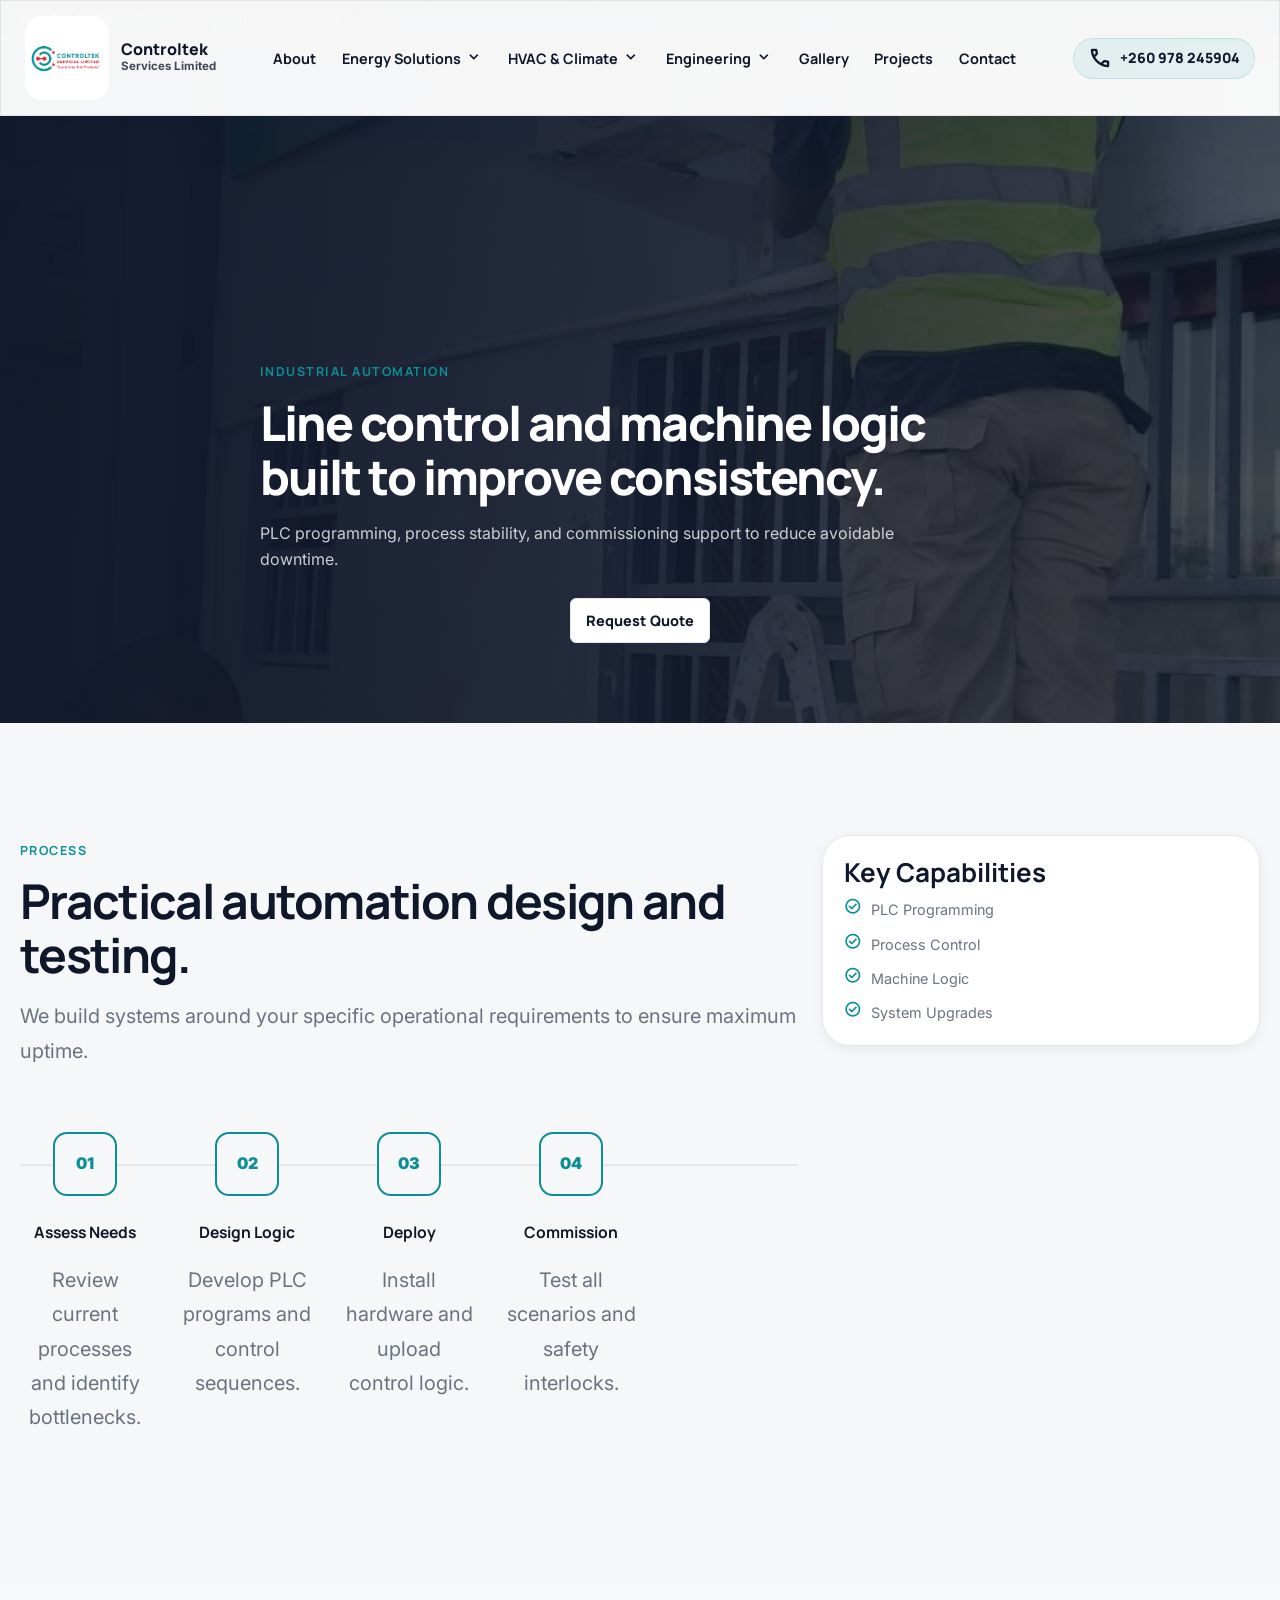
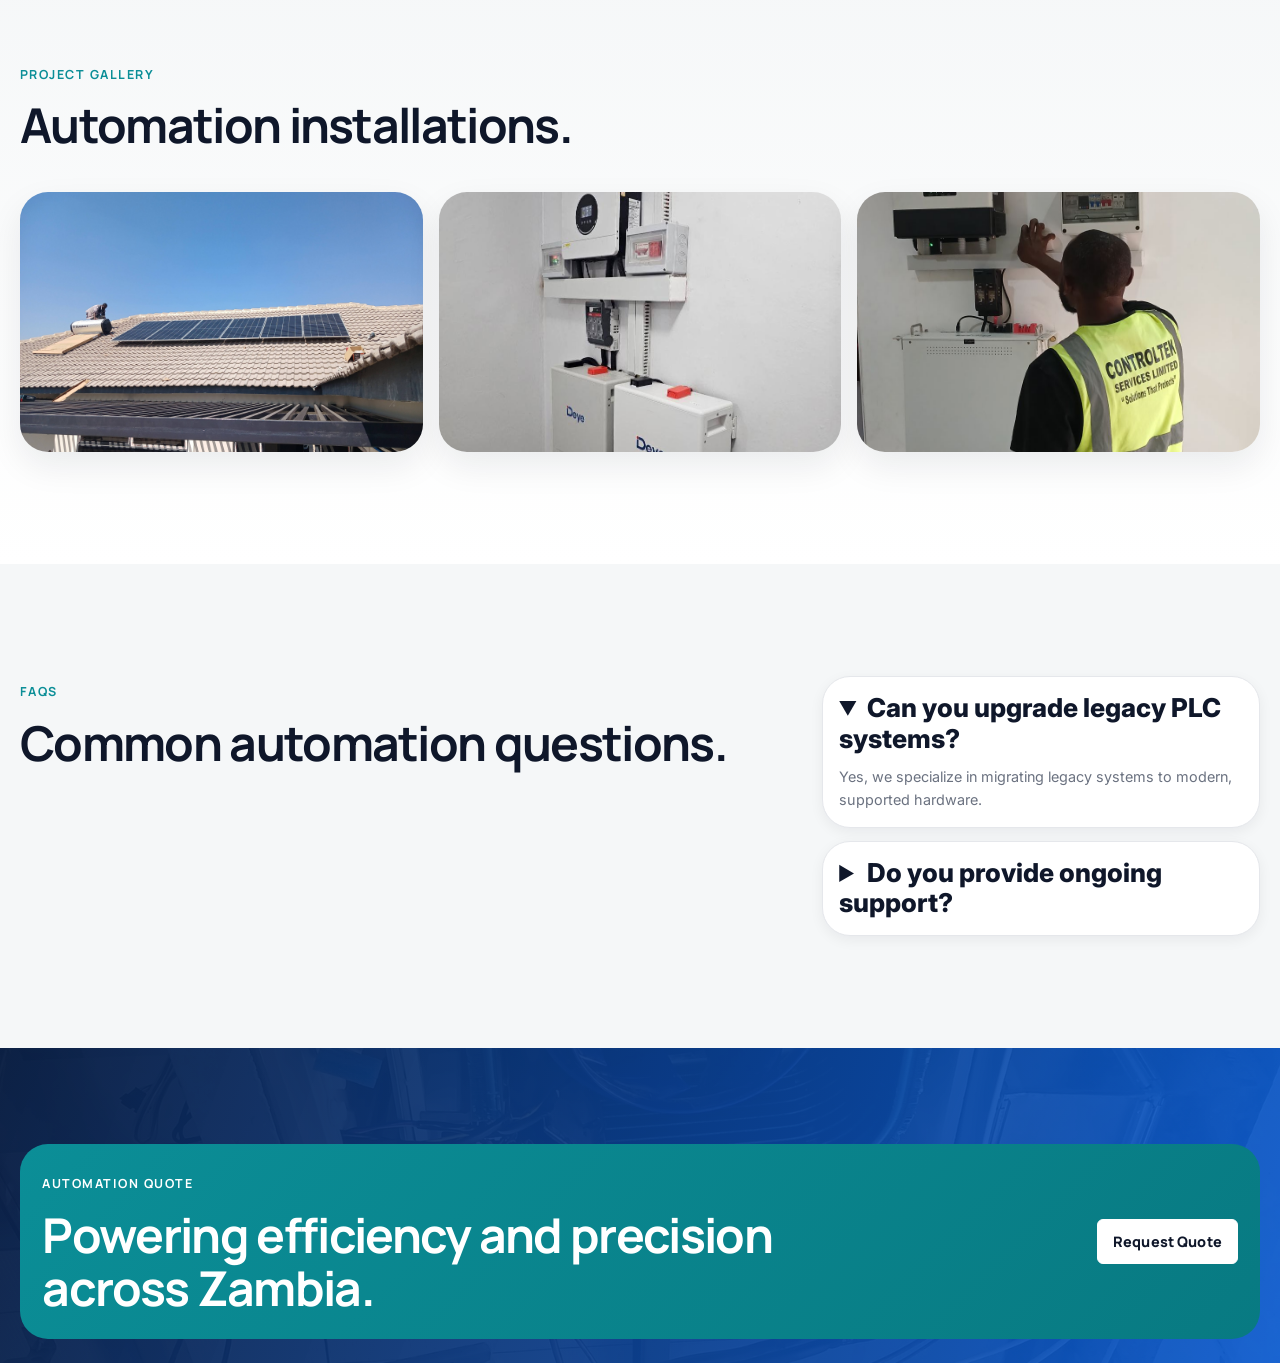
<file: automation.html>
<!DOCTYPE html>
<html lang="en">
<head>
  <meta charset="UTF-8" />
  <meta name="viewport" content="width=device-width, initial-scale=1.0" />
  <meta name="description" content="Industrial automation, machine logic, and process control solutions from Controltek Services Limited." />
  <link rel="canonical" href="/automation.html" />
  <meta property="og:type" content="website" />
  <meta property="og:title" content="Industrial Automation | Controltek Services Limited" />
  <meta property="og:description" content="Industrial automation, machine logic, and process control solutions from Controltek Services Limited." />
  <meta property="og:image" content="Assets/logo.png" />
  <meta property="og:site_name" content="Controltek Services Limited" />
  <meta name="twitter:card" content="summary_large_image" />
  <meta name="twitter:title" content="Industrial Automation | Controltek Services Limited" />
  <meta name="twitter:description" content="Industrial automation, machine logic, and process control solutions from Controltek Services Limited." />
  <meta name="twitter:image" content="Assets/logo.png" />
  <meta name="theme-color" content="#0b1f35" />
  <title>Industrial Automation | Controltek Services Limited</title>
  <link rel="icon" href="Assets/favicon.jpg" />
  <link rel="preconnect" href="https://fonts.googleapis.com" />
  <link rel="preconnect" href="https://fonts.gstatic.com" crossorigin />
  <link href="https://fonts.googleapis.com/css2?family=Inter:wght@400;500;600;700;800;900&family=Manrope:wght@400;500;600;700;800;900&family=Poppins:wght@400;500;600;700;800;900&family=Material+Symbols+Outlined:opsz,wght,FILL,GRAD@20..48,300..700,0..1,-50..200&display=swap" rel="stylesheet" />
  <link rel="stylesheet" href="styles.css" />
</head>
<body class="service-page">
  <div class="emergency-banner"><div class="section-shell"><span class="pulse-icon"></span><strong>24/7 Technical Support Available:</strong><a href="tel:+260978245904">+260 978 245904</a></div></div>
  <header class="site-header" id="siteHeader">
    <a class="brand" href="index.html#home" aria-label="Controltek Services Limited home">
      <img src="Assets/logo.jpg" alt="Controltek Services Limited logo" />
      <span>
        <strong>Controltek</strong>
        <small>Services Limited</small>
      </span>
    </a>

    <button class="nav-toggle" id="navToggle" type="button" aria-label="Open navigation" aria-expanded="false">
      <span></span>
      <span></span>
      <span></span>
    </button>

    <nav class="site-nav" id="siteNav" aria-label="Primary navigation">
      <a href="index.html#about">About</a>
      <div class="nav-item has-dropdown">
        <a href="solar.html">Energy Solutions <span class="material-symbols-outlined">expand_more</span></a>
        <div class="mega-menu mega-menu--energy">
          <div class="mega-menu__grid">
            <div class="mega-menu__col">
              <h4>Energy Solutions</h4>
              <a href="solar.html"><span class="material-symbols-outlined">solar_power</span> Solar Installation</a>
              <a href="solar.html"><span class="material-symbols-outlined">battery_charging_full</span> Battery Backup</a>
              <a href="solar.html"><span class="material-symbols-outlined">settings_backup_restore</span> Solar Maintenance</a>
            </div>
          </div>
        </div>
      </div>
      <div class="nav-item has-dropdown">
        <a href="hvac.html">HVAC &amp; Climate <span class="material-symbols-outlined">expand_more</span></a>
        <div class="mega-menu mega-menu--compact">
          <div class="mega-menu__grid">
            <div class="mega-menu__col">
              <h4>HVAC &amp; Climate</h4>
              <a href="hvac.html"><span class="material-symbols-outlined">mode_fan</span> Air Conditioning</a>
              <a href="hvac.html"><span class="material-symbols-outlined">hvac</span> Industrial Cooling</a>
              <a href="hvac.html"><span class="material-symbols-outlined">thermostat</span> Ventilation</a>
            </div>
          </div>
        </div>
      </div>
      <div class="nav-item has-dropdown">
        <a href="electrical.html">Engineering <span class="material-symbols-outlined">expand_more</span></a>
        <div class="mega-menu mega-menu--compact">
          <div class="mega-menu__grid">
            <div class="mega-menu__col">
              <h4>Engineering</h4>
              <a href="electrical.html"><span class="material-symbols-outlined">bolt</span> Electrical Works</a>
              <a href="plumbing.html"><span class="material-symbols-outlined">plumbing</span> Plumbing &amp; Pipes</a>
              <a href="construction.html"><span class="material-symbols-outlined">construction</span> Construction</a>
            </div>
          </div>
        </div>
      </div>
      <a href="index.html#gallery">Gallery</a>
      <a href="index.html#projects">Projects</a>
      <a href="index.html#contact">Contact</a>
    </nav>

    <div class="header-actions">
      <a class="header-call" href="tel:+260978245904">
        <span class="material-symbols-outlined" aria-hidden="true">call</span>
        +260 978 245904
      </a>
    </div>
  </header>

  <main>
    <section class="service-page-hero">
      <img src="Assets/648991545_122176135250752665_6344985969115020181_n.jpg" alt="Industrial automation equipment" />
      <div class="section-shell service-page-hero__content reveal">
        <span class="eyebrow">Industrial Automation</span>
        <h1>Line control and machine logic built to improve consistency.</h1>
        <p>PLC programming, process stability, and commissioning support to reduce avoidable downtime.</p>
        <div class="hero__actions"><a class="btn btn--light" href="index.html#contact">Request Quote</a></div>
      </div>
    </section>

    <section class="section"><div class="section-shell service-detail-grid"><div class="section-copy reveal"><span class="eyebrow">Process</span><h2>Practical automation design and testing.</h2><p>We build systems around your specific operational requirements to ensure maximum uptime.</p><div class="process-timeline"><div class="process-step"><div class="step-number">01</div><h3>Assess Needs</h3><p>Review current processes and identify bottlenecks.</p></div><div class="process-step"><div class="step-number">02</div><h3>Design Logic</h3><p>Develop PLC programs and control sequences.</p></div><div class="process-step"><div class="step-number">03</div><h3>Deploy</h3><p>Install hardware and upload control logic.</p></div><div class="process-step"><div class="step-number">04</div><h3>Commission</h3><p>Test all scenarios and safety interlocks.</p></div></div></div><aside class="detail-card reveal"><h3>Key Capabilities</h3><ul class="detail-list"><li><span class="material-symbols-outlined">check_circle</span>PLC Programming</li><li><span class="material-symbols-outlined">check_circle</span>Process Control</li><li><span class="material-symbols-outlined">check_circle</span>Machine Logic</li><li><span class="material-symbols-outlined">check_circle</span>System Upgrades</li></ul></aside></div></section>
    <section class="section services"><div class="section-shell"><div class="section-heading reveal"><span class="eyebrow">Project Gallery</span><h2>Automation installations.</h2></div><div class="service-gallery reveal"><img loading="lazy" src="Assets/611945073_122168276774752665_838514749293394637_n.jpg" alt="Automation equipment" /><img loading="lazy" src="Assets/689459422_122184010568752665_5711642186320111911_n.jpg" alt="Control logic testing" /><img loading="lazy" src="Assets/596934024_122163626534752665_9095594185107708754_n.jpg" alt="Technician inspecting automation" /></div></div></section>
    <section class="section"><div class="section-shell service-detail-grid"><div class="section-copy reveal"><span class="eyebrow">FAQs</span><h2>Common automation questions.</h2></div><div class="faq-list reveal"><details open><summary>Can you upgrade legacy PLC systems?</summary><p>Yes, we specialize in migrating legacy systems to modern, supported hardware.</p></details><details><summary>Do you provide ongoing support?</summary><p>Absolutely. We offer maintenance contracts and emergency troubleshooting.</p></details></div></div></section>
    <section class="cta-band"><div class="section-shell cta-band__inner"><div><span class="eyebrow">Automation Quote</span><h2>Powering efficiency and precision across Zambia.</h2></div><a class="btn btn--light" href="index.html#contact">Request Quote</a></div></section>
  </main>
  <script src="script.js"></script>
</body>
</html>
</file>
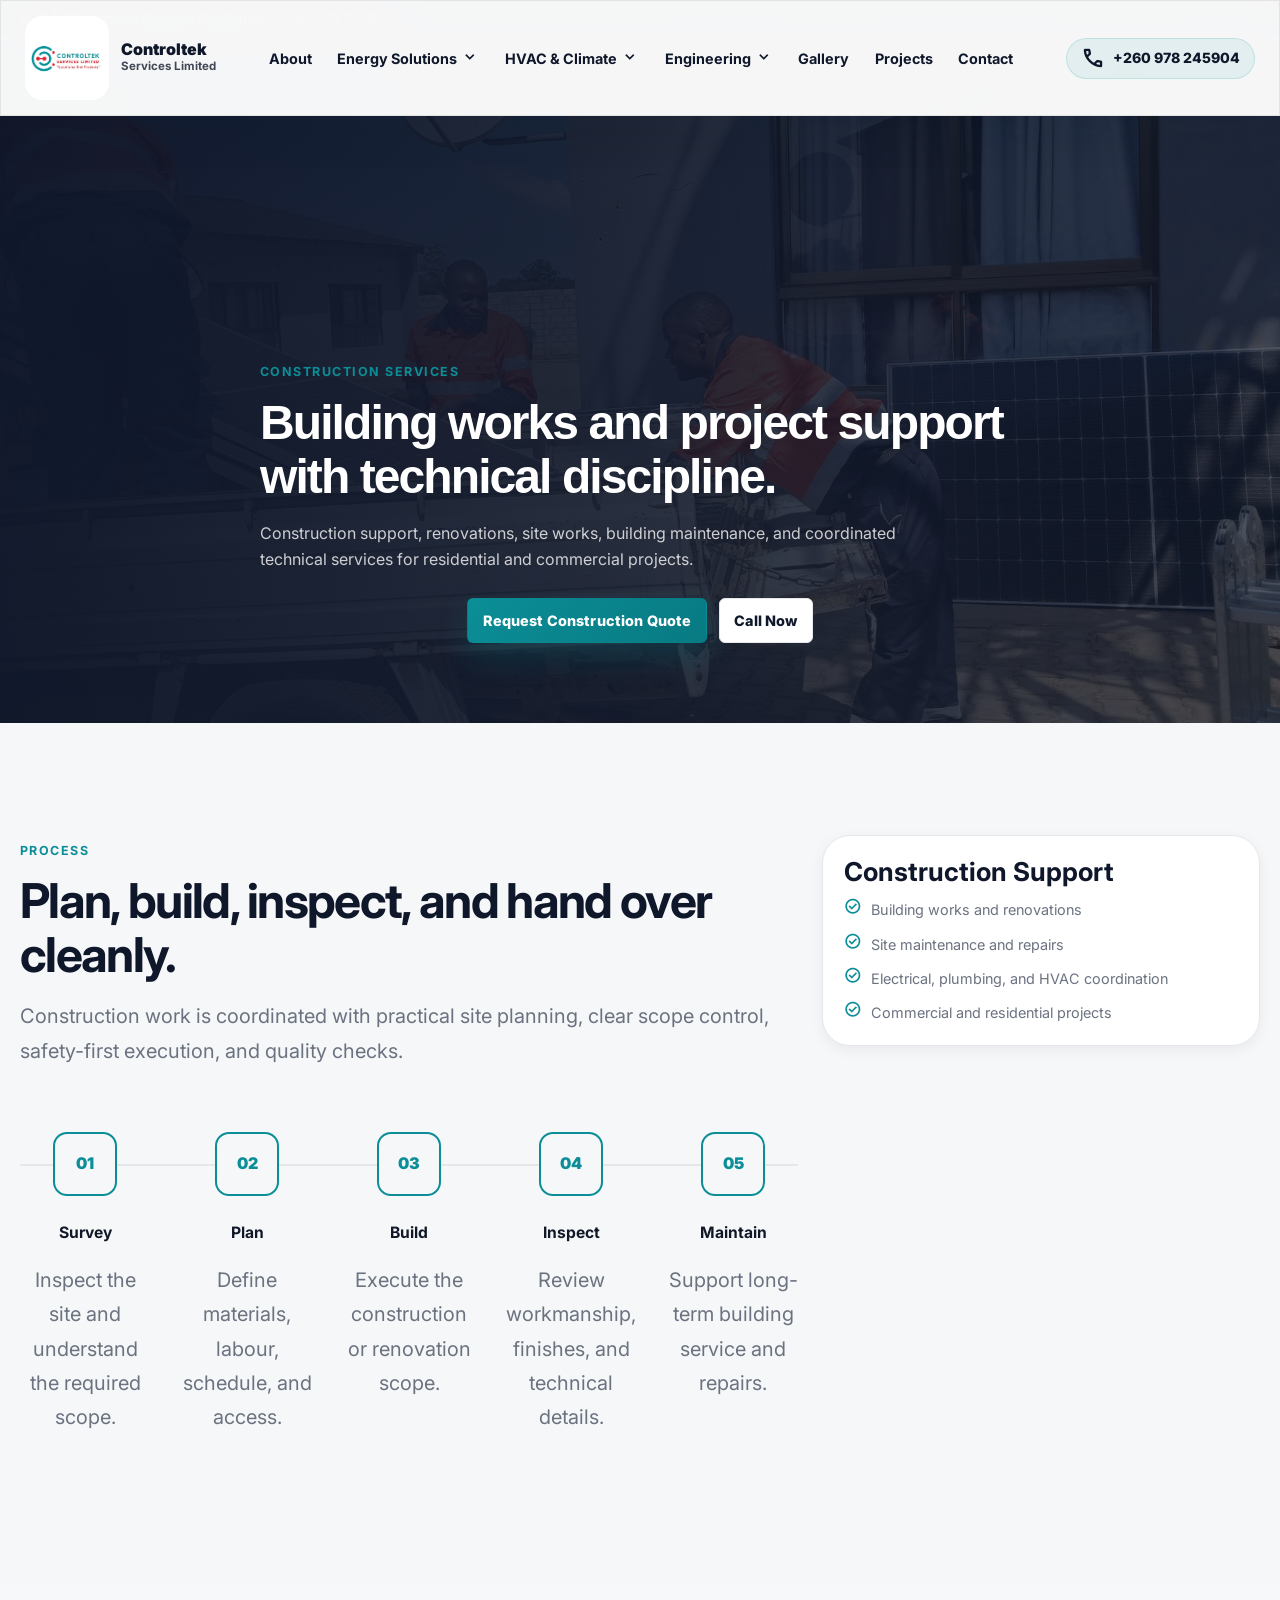
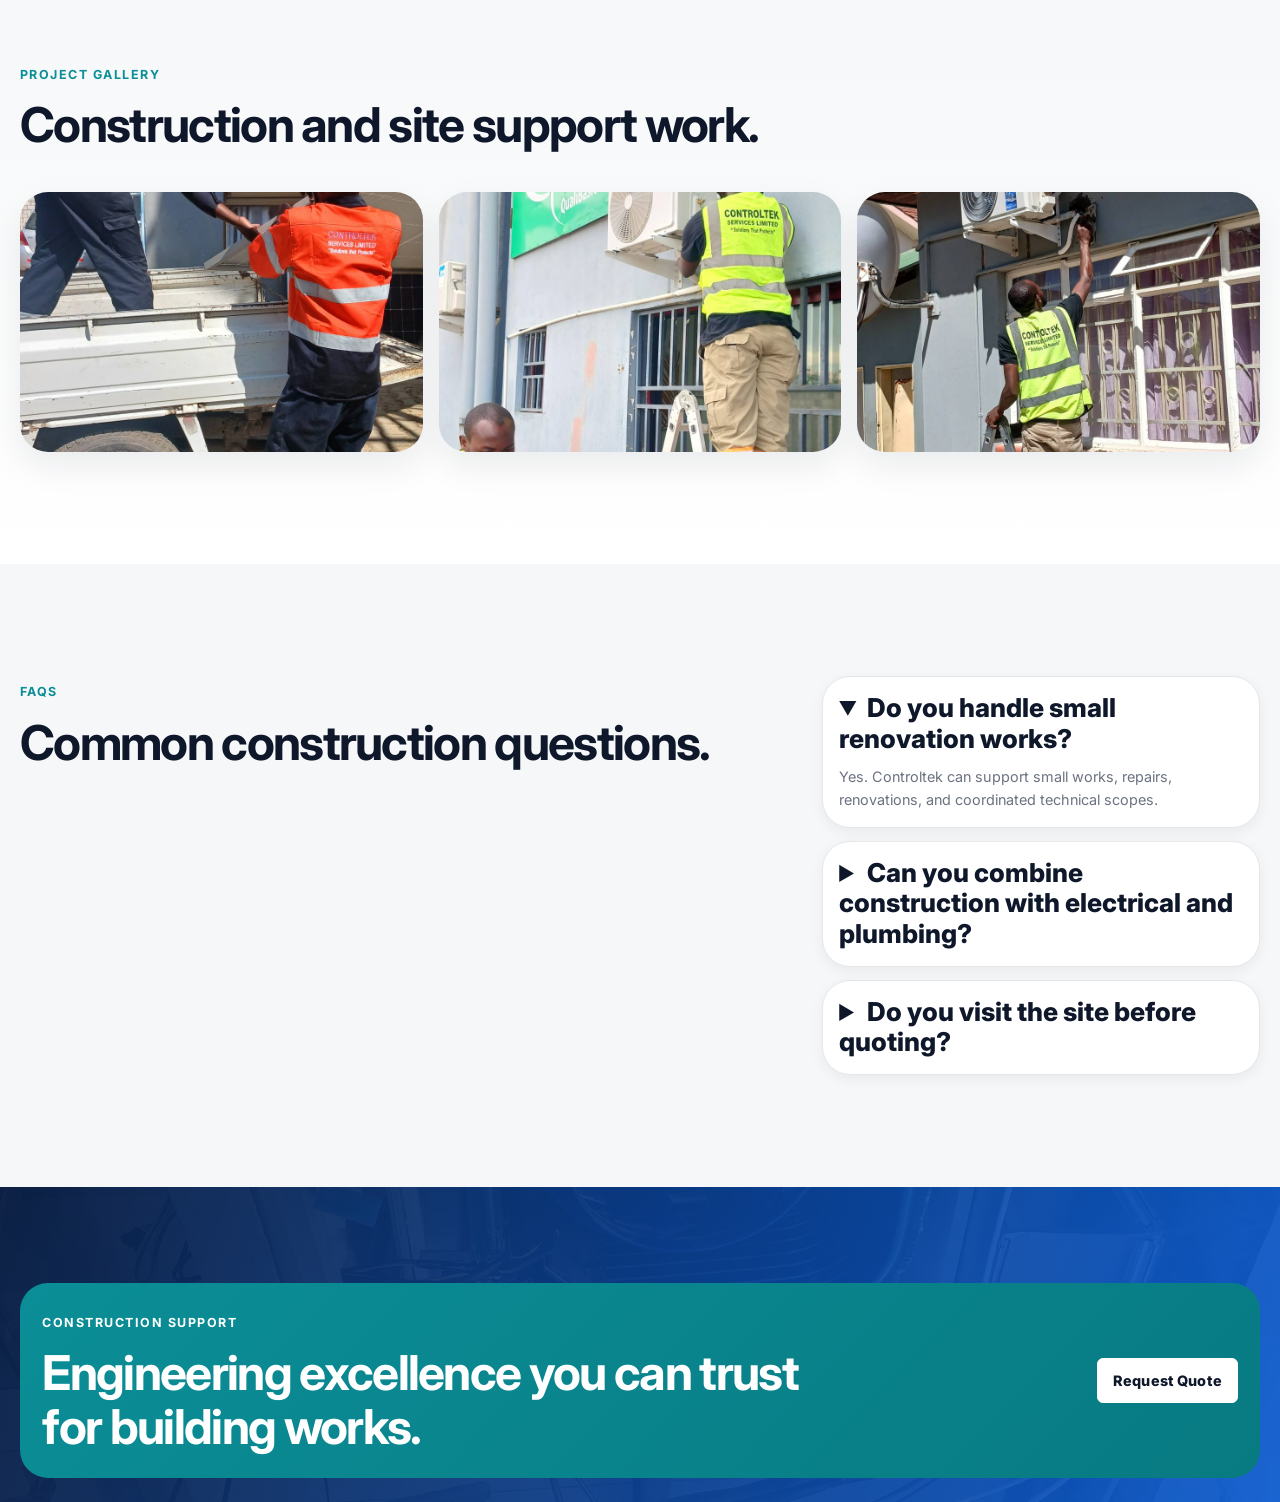
<file: construction.html>
<!DOCTYPE html>
<html lang="en">
<head>
  <meta charset="UTF-8" />
  <meta name="viewport" content="width=device-width, initial-scale=1.0" />
  <meta name="description" content="Building construction, renovation, and technical project support from Controltek Services Limited in Zambia." />
  <link rel="canonical" href="/construction.html" />
  <meta property="og:type" content="website" />
  <meta property="og:title" content="Construction Services | Controltek Services Limited" />
  <meta property="og:description" content="Building construction, renovation, and technical project support from Controltek Services Limited in Zambia." />
  <meta property="og:image" content="Assets/logo.png" />
  <meta property="og:site_name" content="Controltek Services Limited" />
  <meta name="twitter:card" content="summary_large_image" />
  <meta name="twitter:title" content="Construction Services | Controltek Services Limited" />
  <meta name="twitter:description" content="Building construction, renovation, and technical project support from Controltek Services Limited in Zambia." />
  <meta name="twitter:image" content="Assets/logo.png" />
  <meta name="theme-color" content="#0b1f35" />
  <title>Construction Services | Controltek Services Limited</title>
  <link rel="icon" href="Assets/favicon.jpg" />
  <link rel="preconnect" href="https://fonts.googleapis.com" />
  <link rel="preconnect" href="https://fonts.gstatic.com" crossorigin />
  <link href="https://fonts.googleapis.com/css2?family=Outfit:wght@300;400;500;600;700;800;900&family=Inter:wght@400;500;600;700;800;900&family=Material+Symbols+Outlined:opsz,wght,FILL,GRAD@20..48,300..700,0..1,-50..200&display=swap" rel="stylesheet" />
  <link rel="stylesheet" href="styles.css" />
</head>
<body class="service-page">
  <div class="emergency-banner"><div class="section-shell"><span class="pulse-icon"></span><strong>24/7 Technical Support Available:</strong><a href="tel:+260978245904">+260 978 245904</a></div></div>
  <header class="site-header" id="siteHeader">
    <a class="brand" href="index.html#home" aria-label="Controltek Services Limited home">
      <img src="Assets/logo.jpg" alt="Controltek Services Limited logo" />
      <span>
        <strong>Controltek</strong>
        <small>Services Limited</small>
      </span>
    </a>

    <button class="nav-toggle" id="navToggle" type="button" aria-label="Open navigation" aria-expanded="false">
      <span></span>
      <span></span>
      <span></span>
    </button>

    <nav class="site-nav" id="siteNav" aria-label="Primary navigation">
      <a href="index.html#about">About</a>
      <div class="nav-item has-dropdown">
        <a href="solar.html">Energy Solutions <span class="material-symbols-outlined">expand_more</span></a>
        <div class="mega-menu mega-menu--energy">
          <div class="mega-menu__grid">
            <div class="mega-menu__col">
              <h4>Energy Solutions</h4>
              <a href="solar.html"><span class="material-symbols-outlined">solar_power</span> Solar Installation</a>
              <a href="solar.html"><span class="material-symbols-outlined">battery_charging_full</span> Battery Backup</a>
              <a href="solar.html"><span class="material-symbols-outlined">settings_backup_restore</span> Solar Maintenance</a>
            </div>
          </div>
        </div>
      </div>
      <div class="nav-item has-dropdown">
        <a href="hvac.html">HVAC &amp; Climate <span class="material-symbols-outlined">expand_more</span></a>
        <div class="mega-menu mega-menu--compact">
          <div class="mega-menu__grid">
            <div class="mega-menu__col">
              <h4>HVAC &amp; Climate</h4>
              <a href="hvac.html"><span class="material-symbols-outlined">mode_fan</span> Air Conditioning</a>
              <a href="hvac.html"><span class="material-symbols-outlined">hvac</span> Industrial Cooling</a>
              <a href="hvac.html"><span class="material-symbols-outlined">thermostat</span> Ventilation</a>
            </div>
          </div>
        </div>
      </div>
      <div class="nav-item has-dropdown">
        <a href="electrical.html">Engineering <span class="material-symbols-outlined">expand_more</span></a>
        <div class="mega-menu mega-menu--compact">
          <div class="mega-menu__grid">
            <div class="mega-menu__col">
              <h4>Engineering</h4>
              <a href="electrical.html"><span class="material-symbols-outlined">bolt</span> Electrical Works</a>
              <a href="plumbing.html"><span class="material-symbols-outlined">plumbing</span> Plumbing &amp; Pipes</a>
              <a href="construction.html"><span class="material-symbols-outlined">construction</span> Construction</a>
            </div>
          </div>
        </div>
      </div>
      <a href="index.html#gallery">Gallery</a>
      <a href="index.html#projects">Projects</a>
      <a href="index.html#contact">Contact</a>
    </nav>

    <div class="header-actions">
      <a class="header-call" href="tel:+260978245904">
        <span class="material-symbols-outlined" aria-hidden="true">call</span>
        +260 978 245904
      </a>
    </div>
  </header>
  <main>
    <section class="service-page-hero"><img src="Assets/695807910_122184010622752665_1314205142785555688_n.jpg" alt="Construction team working on site" /><div class="section-shell service-page-hero__content reveal"><span class="eyebrow">Construction Services</span><h1>Building works and project support with technical discipline.</h1><p>Construction support, renovations, site works, building maintenance, and coordinated technical services for residential and commercial projects.</p><div class="hero__actions"><a class="btn btn--primary" href="index.html#contact">Request Construction Quote</a><a class="btn btn--light" href="tel:+260978245904">Call Now</a></div></div></section>
    <section class="section"><div class="section-shell service-detail-grid"><div class="section-copy reveal"><span class="eyebrow">Process</span><h2>Plan, build, inspect, and hand over cleanly.</h2><p>Construction work is coordinated with practical site planning, clear scope control, safety-first execution, and quality checks.</p><div class="process-timeline"><div class="process-step"><div class="step-number">01</div><h3>Survey</h3><p>Inspect the site and understand the required scope.</p></div><div class="process-step"><div class="step-number">02</div><h3>Plan</h3><p>Define materials, labour, schedule, and access.</p></div><div class="process-step"><div class="step-number">03</div><h3>Build</h3><p>Execute the construction or renovation scope.</p></div><div class="process-step"><div class="step-number">04</div><h3>Inspect</h3><p>Review workmanship, finishes, and technical details.</p></div><div class="process-step"><div class="step-number">05</div><h3>Maintain</h3><p>Support long-term building service and repairs.</p></div></div></div><aside class="detail-card reveal"><h3>Construction Support</h3><ul class="detail-list"><li><span class="material-symbols-outlined">check_circle</span>Building works and renovations</li><li><span class="material-symbols-outlined">check_circle</span>Site maintenance and repairs</li><li><span class="material-symbols-outlined">check_circle</span>Electrical, plumbing, and HVAC coordination</li><li><span class="material-symbols-outlined">check_circle</span>Commercial and residential projects</li></ul></aside></div></section>
    <section class="section services"><div class="section-shell"><div class="section-heading reveal"><span class="eyebrow">Project Gallery</span><h2>Construction and site support work.</h2></div><div class="service-gallery reveal"><img loading="lazy" src="Assets/690749381_122184010670752665_1798553602882575421_n.jpg" alt="Construction workers loading materials" /><img loading="lazy" src="Assets/648991545_122176135250752665_6344985969115020181_n.jpg" alt="Technicians on a commercial building" /><img loading="lazy" src="Assets/677022811_122182130360752665_5113203941405787266_n.jpg" alt="Technician working on building exterior" /></div></div></section>
    <section class="section"><div class="section-shell service-detail-grid"><div class="section-copy reveal"><span class="eyebrow">FAQs</span><h2>Common construction questions.</h2></div><div class="faq-list reveal"><details open><summary>Do you handle small renovation works?</summary><p>Yes. Controltek can support small works, repairs, renovations, and coordinated technical scopes.</p></details><details><summary>Can you combine construction with electrical and plumbing?</summary><p>Yes. The company offers multi-trade support for more efficient project coordination.</p></details><details><summary>Do you visit the site before quoting?</summary><p>For most construction scopes, a site visit helps confirm measurements, access, and materials.</p></details></div></div></section>
    <section class="cta-band"><div class="section-shell cta-band__inner"><div><span class="eyebrow">Construction Support</span><h2>Engineering excellence you can trust for building works.</h2></div><a class="btn btn--light" href="index.html#contact">Request Quote</a></div></section>
  </main>
  <script src="script.js"></script>
</body>
</html>
</file>
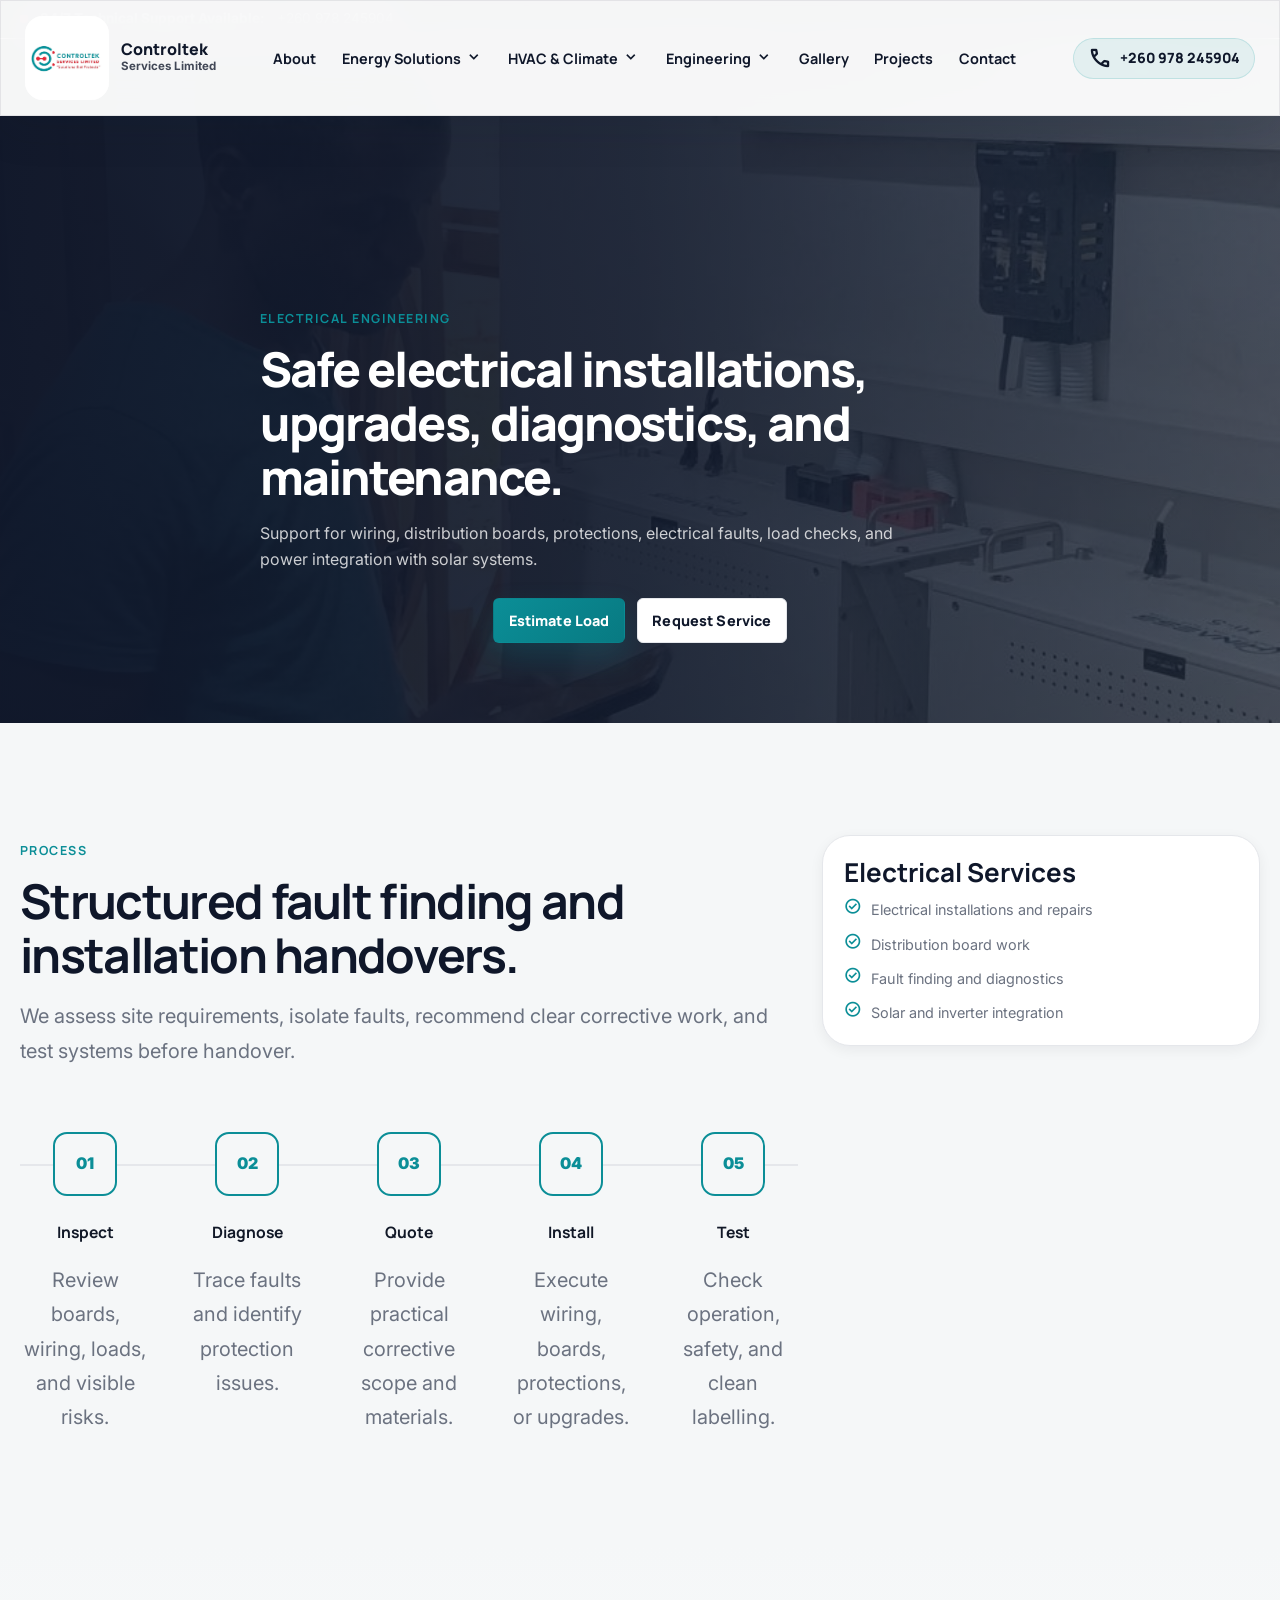
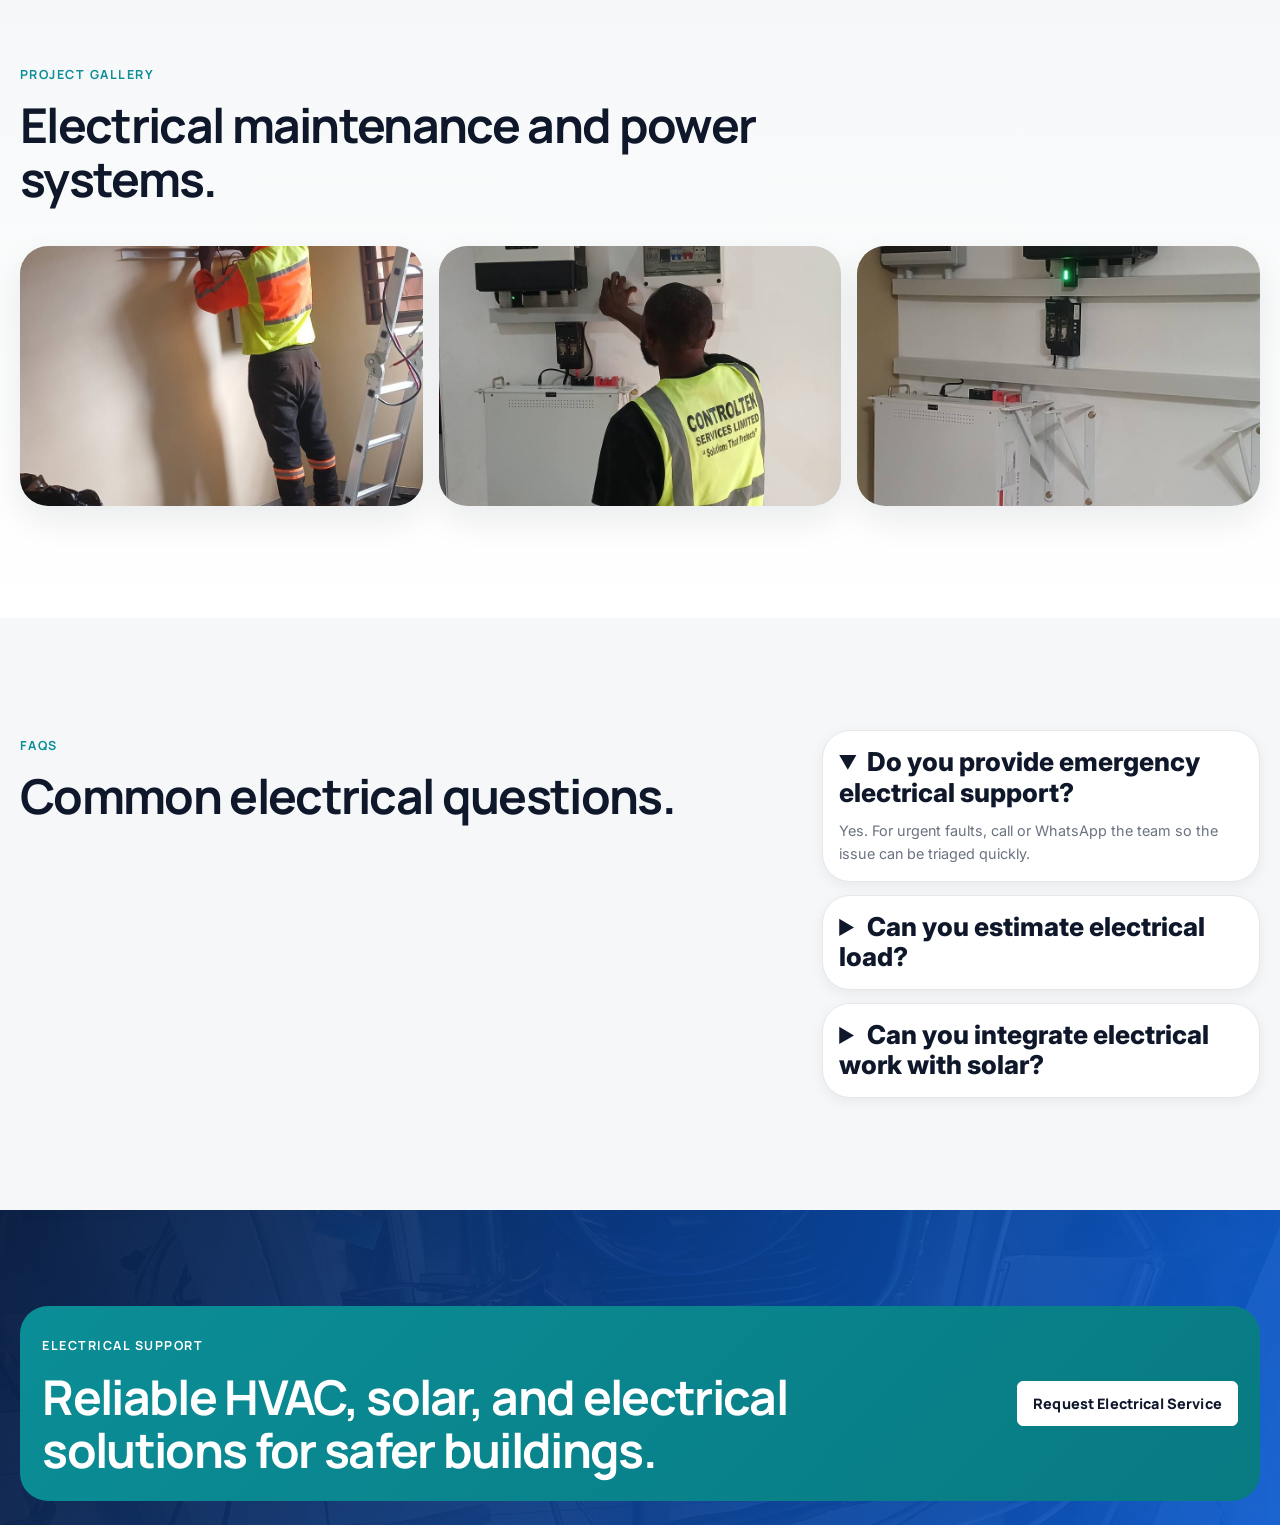
<file: electrical.html>
<!DOCTYPE html>
<html lang="en">
<head>
  <meta charset="UTF-8" />
  <meta name="viewport" content="width=device-width, initial-scale=1.0" />
  <meta name="description" content="Electrical installations, maintenance, fault finding, and load assessment from Controltek Services Limited in Zambia." />
  <link rel="canonical" href="/electrical.html" />
  <meta property="og:type" content="website" />
  <meta property="og:title" content="Electrical Engineering | Controltek Services Limited" />
  <meta property="og:description" content="Electrical installations, maintenance, fault finding, and load assessment from Controltek Services Limited in Zambia." />
  <meta property="og:image" content="Assets/logo.png" />
  <meta property="og:site_name" content="Controltek Services Limited" />
  <meta name="twitter:card" content="summary_large_image" />
  <meta name="twitter:title" content="Electrical Engineering | Controltek Services Limited" />
  <meta name="twitter:description" content="Electrical installations, maintenance, fault finding, and load assessment from Controltek Services Limited in Zambia." />
  <meta name="twitter:image" content="Assets/logo.png" />
  <meta name="theme-color" content="#0b1f35" />
  <title>Electrical Engineering | Controltek Services Limited</title>
  <link rel="icon" href="Assets/favicon.jpg" />
  <link rel="preconnect" href="https://fonts.googleapis.com" />
  <link rel="preconnect" href="https://fonts.gstatic.com" crossorigin />
  <link href="https://fonts.googleapis.com/css2?family=Inter:wght@400;500;600;700;800;900&family=Manrope:wght@400;500;600;700;800;900&family=Poppins:wght@400;500;600;700;800;900&family=Material+Symbols+Outlined:opsz,wght,FILL,GRAD@20..48,300..700,0..1,-50..200&display=swap" rel="stylesheet" />
  <link rel="stylesheet" href="styles.css" />
</head>
<body class="service-page">
  <div class="emergency-banner"><div class="section-shell"><span class="pulse-icon"></span><strong>24/7 Technical Support Available:</strong><a href="tel:+260978245904">+260 978 245904</a></div></div>
  <header class="site-header" id="siteHeader">
    <a class="brand" href="index.html#home" aria-label="Controltek Services Limited home">
      <img src="Assets/logo.jpg" alt="Controltek Services Limited logo" />
      <span>
        <strong>Controltek</strong>
        <small>Services Limited</small>
      </span>
    </a>

    <button class="nav-toggle" id="navToggle" type="button" aria-label="Open navigation" aria-expanded="false">
      <span></span>
      <span></span>
      <span></span>
    </button>

    <nav class="site-nav" id="siteNav" aria-label="Primary navigation">
      <a href="index.html#about">About</a>
      <div class="nav-item has-dropdown">
        <a href="solar.html">Energy Solutions <span class="material-symbols-outlined">expand_more</span></a>
        <div class="mega-menu mega-menu--energy">
          <div class="mega-menu__grid">
            <div class="mega-menu__col">
              <h4>Energy Solutions</h4>
              <a href="solar.html"><span class="material-symbols-outlined">solar_power</span> Solar Installation</a>
              <a href="solar.html"><span class="material-symbols-outlined">battery_charging_full</span> Battery Backup</a>
              <a href="solar.html"><span class="material-symbols-outlined">settings_backup_restore</span> Solar Maintenance</a>
            </div>
          </div>
        </div>
      </div>
      <div class="nav-item has-dropdown">
        <a href="hvac.html">HVAC &amp; Climate <span class="material-symbols-outlined">expand_more</span></a>
        <div class="mega-menu mega-menu--compact">
          <div class="mega-menu__grid">
            <div class="mega-menu__col">
              <h4>HVAC &amp; Climate</h4>
              <a href="hvac.html"><span class="material-symbols-outlined">mode_fan</span> Air Conditioning</a>
              <a href="hvac.html"><span class="material-symbols-outlined">hvac</span> Industrial Cooling</a>
              <a href="hvac.html"><span class="material-symbols-outlined">thermostat</span> Ventilation</a>
            </div>
          </div>
        </div>
      </div>
      <div class="nav-item has-dropdown">
        <a href="electrical.html">Engineering <span class="material-symbols-outlined">expand_more</span></a>
        <div class="mega-menu mega-menu--compact">
          <div class="mega-menu__grid">
            <div class="mega-menu__col">
              <h4>Engineering</h4>
              <a href="electrical.html"><span class="material-symbols-outlined">bolt</span> Electrical Works</a>
              <a href="plumbing.html"><span class="material-symbols-outlined">plumbing</span> Plumbing &amp; Pipes</a>
              <a href="construction.html"><span class="material-symbols-outlined">construction</span> Construction</a>
            </div>
          </div>
        </div>
      </div>
      <a href="index.html#gallery">Gallery</a>
      <a href="index.html#projects">Projects</a>
      <a href="index.html#contact">Contact</a>
    </nav>

    <div class="header-actions">
      <a class="header-call" href="tel:+260978245904">
        <span class="material-symbols-outlined" aria-hidden="true">call</span>
        +260 978 245904
      </a>
    </div>
  </header>
  <main>
    <section class="service-page-hero"><img src="Assets/637915777_122174073098752665_5136957511916690828_n.jpg" alt="Electrical and inverter installation" /><div class="section-shell service-page-hero__content reveal"><span class="eyebrow">Electrical Engineering</span><h1>Safe electrical installations, upgrades, diagnostics, and maintenance.</h1><p>Support for wiring, distribution boards, protections, electrical faults, load checks, and power integration with solar systems.</p><div class="hero__actions"><a class="btn btn--primary" href="index.html#calculators">Estimate Load</a><a class="btn btn--light" href="index.html#contact">Request Service</a></div></div></section>
    <section class="section"><div class="section-shell service-detail-grid"><div class="section-copy reveal"><span class="eyebrow">Process</span><h2>Structured fault finding and installation handovers.</h2><p>We assess site requirements, isolate faults, recommend clear corrective work, and test systems before handover.</p><div class="process-timeline"><div class="process-step"><div class="step-number">01</div><h3>Inspect</h3><p>Review boards, wiring, loads, and visible risks.</p></div><div class="process-step"><div class="step-number">02</div><h3>Diagnose</h3><p>Trace faults and identify protection issues.</p></div><div class="process-step"><div class="step-number">03</div><h3>Quote</h3><p>Provide practical corrective scope and materials.</p></div><div class="process-step"><div class="step-number">04</div><h3>Install</h3><p>Execute wiring, boards, protections, or upgrades.</p></div><div class="process-step"><div class="step-number">05</div><h3>Test</h3><p>Check operation, safety, and clean labelling.</p></div></div></div><aside class="detail-card reveal"><h3>Electrical Services</h3><ul class="detail-list"><li><span class="material-symbols-outlined">check_circle</span>Electrical installations and repairs</li><li><span class="material-symbols-outlined">check_circle</span>Distribution board work</li><li><span class="material-symbols-outlined">check_circle</span>Fault finding and diagnostics</li><li><span class="material-symbols-outlined">check_circle</span>Solar and inverter integration</li></ul></aside></div></section>
    <section class="section services"><div class="section-shell"><div class="section-heading reveal"><span class="eyebrow">Project Gallery</span><h2>Electrical maintenance and power systems.</h2></div><div class="service-gallery reveal"><img loading="lazy" src="Assets/637994805_122174073008752665_383127262802129996_n.jpg" alt="Electrical installation work" /><img loading="lazy" src="Assets/690563948_122183603432752665_2746307797459740681_n.jpg" alt="Inverter electrical installation" /><img loading="lazy" src="Assets/611638572_122168276912752665_2531980073133097304_n.jpg" alt="Installed inverter equipment" /></div></div></section>
    <section class="section"><div class="section-shell service-detail-grid"><div class="section-copy reveal"><span class="eyebrow">FAQs</span><h2>Common electrical questions.</h2></div><div class="faq-list reveal"><details open><summary>Do you provide emergency electrical support?</summary><p>Yes. For urgent faults, call or WhatsApp the team so the issue can be triaged quickly.</p></details><details><summary>Can you estimate electrical load?</summary><p>Yes. The homepage load estimator gives a rough guide, then a site inspection confirms the real requirement.</p></details><details><summary>Can you integrate electrical work with solar?</summary><p>Yes. Controltek supports electrical protections, inverter wiring, backup circuits, and clean handovers.</p></details></div></div></section>
    <section class="cta-band"><div class="section-shell cta-band__inner"><div><span class="eyebrow">Electrical Support</span><h2>Reliable HVAC, solar, and electrical solutions for safer buildings.</h2></div><a class="btn btn--light" href="index.html#contact">Request Electrical Service</a></div></section>
  </main>
  <script src="script.js"></script>
</body>
</html>
</file>
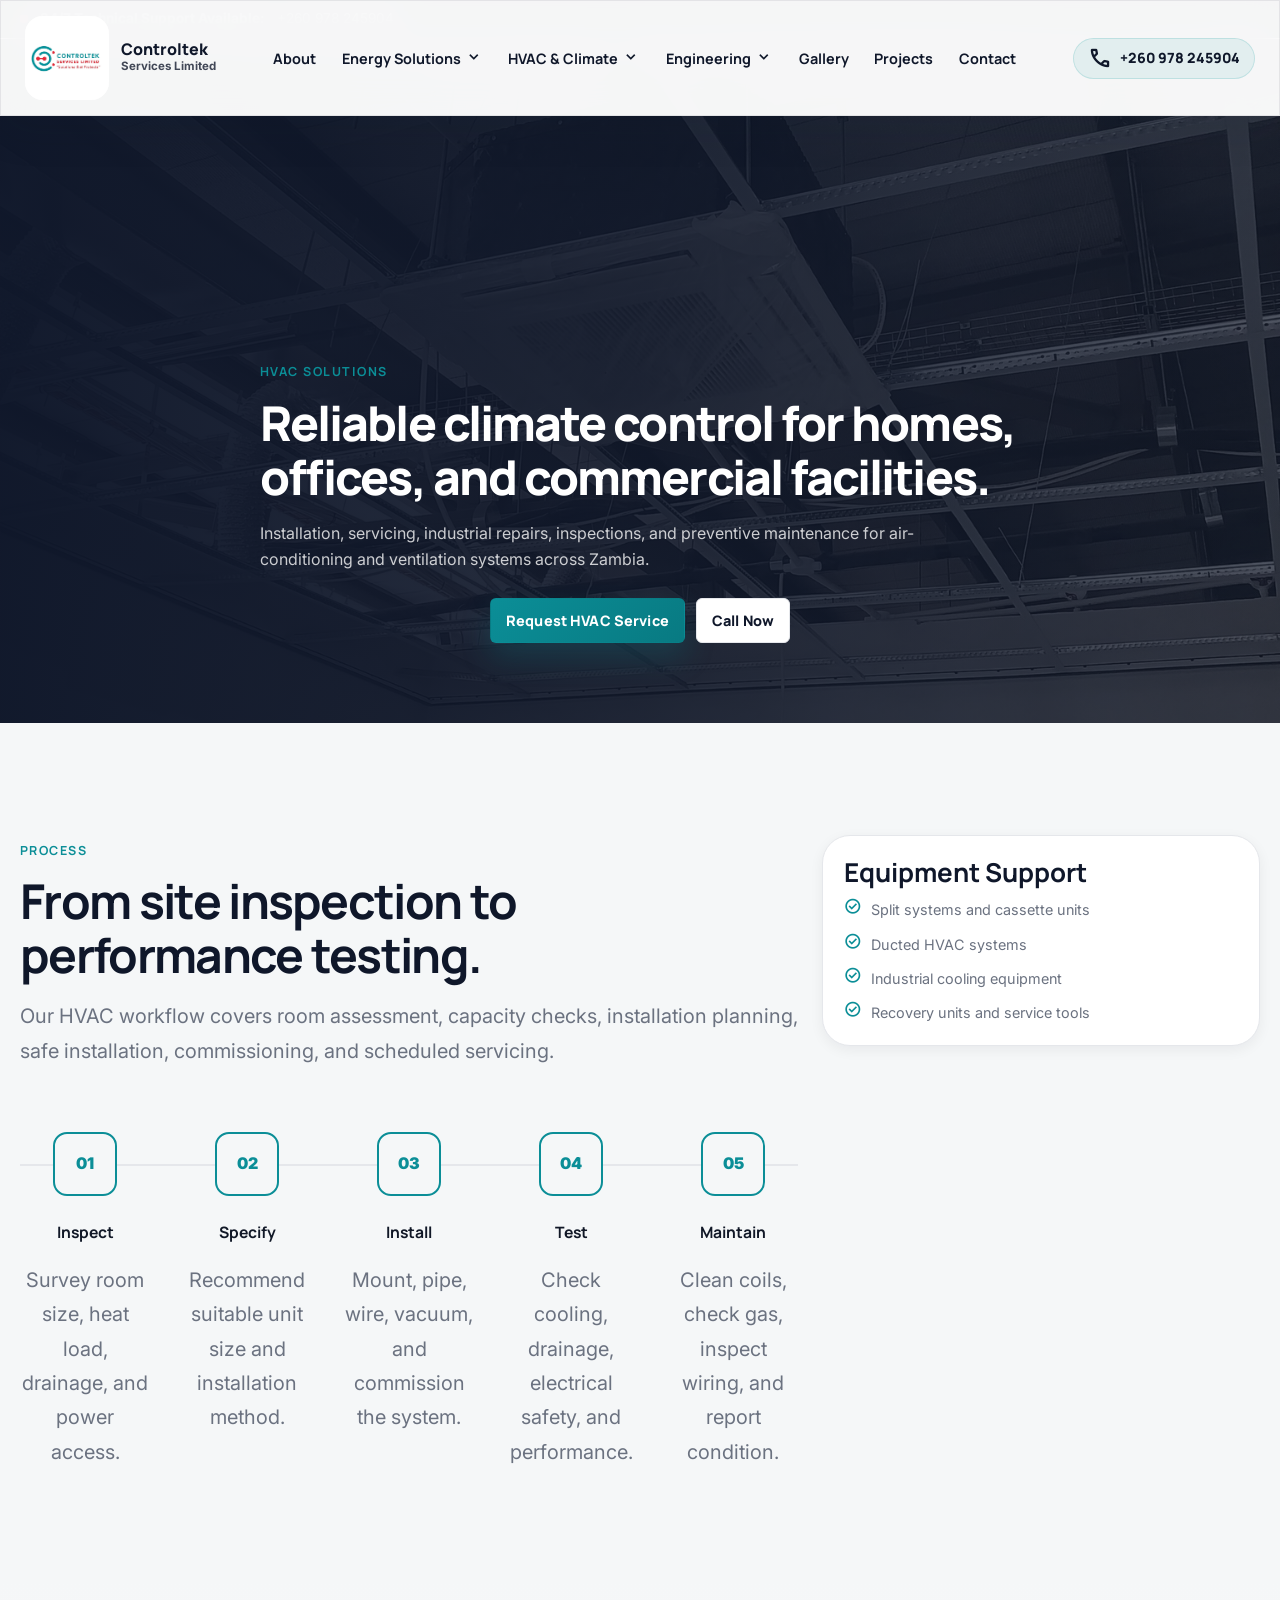
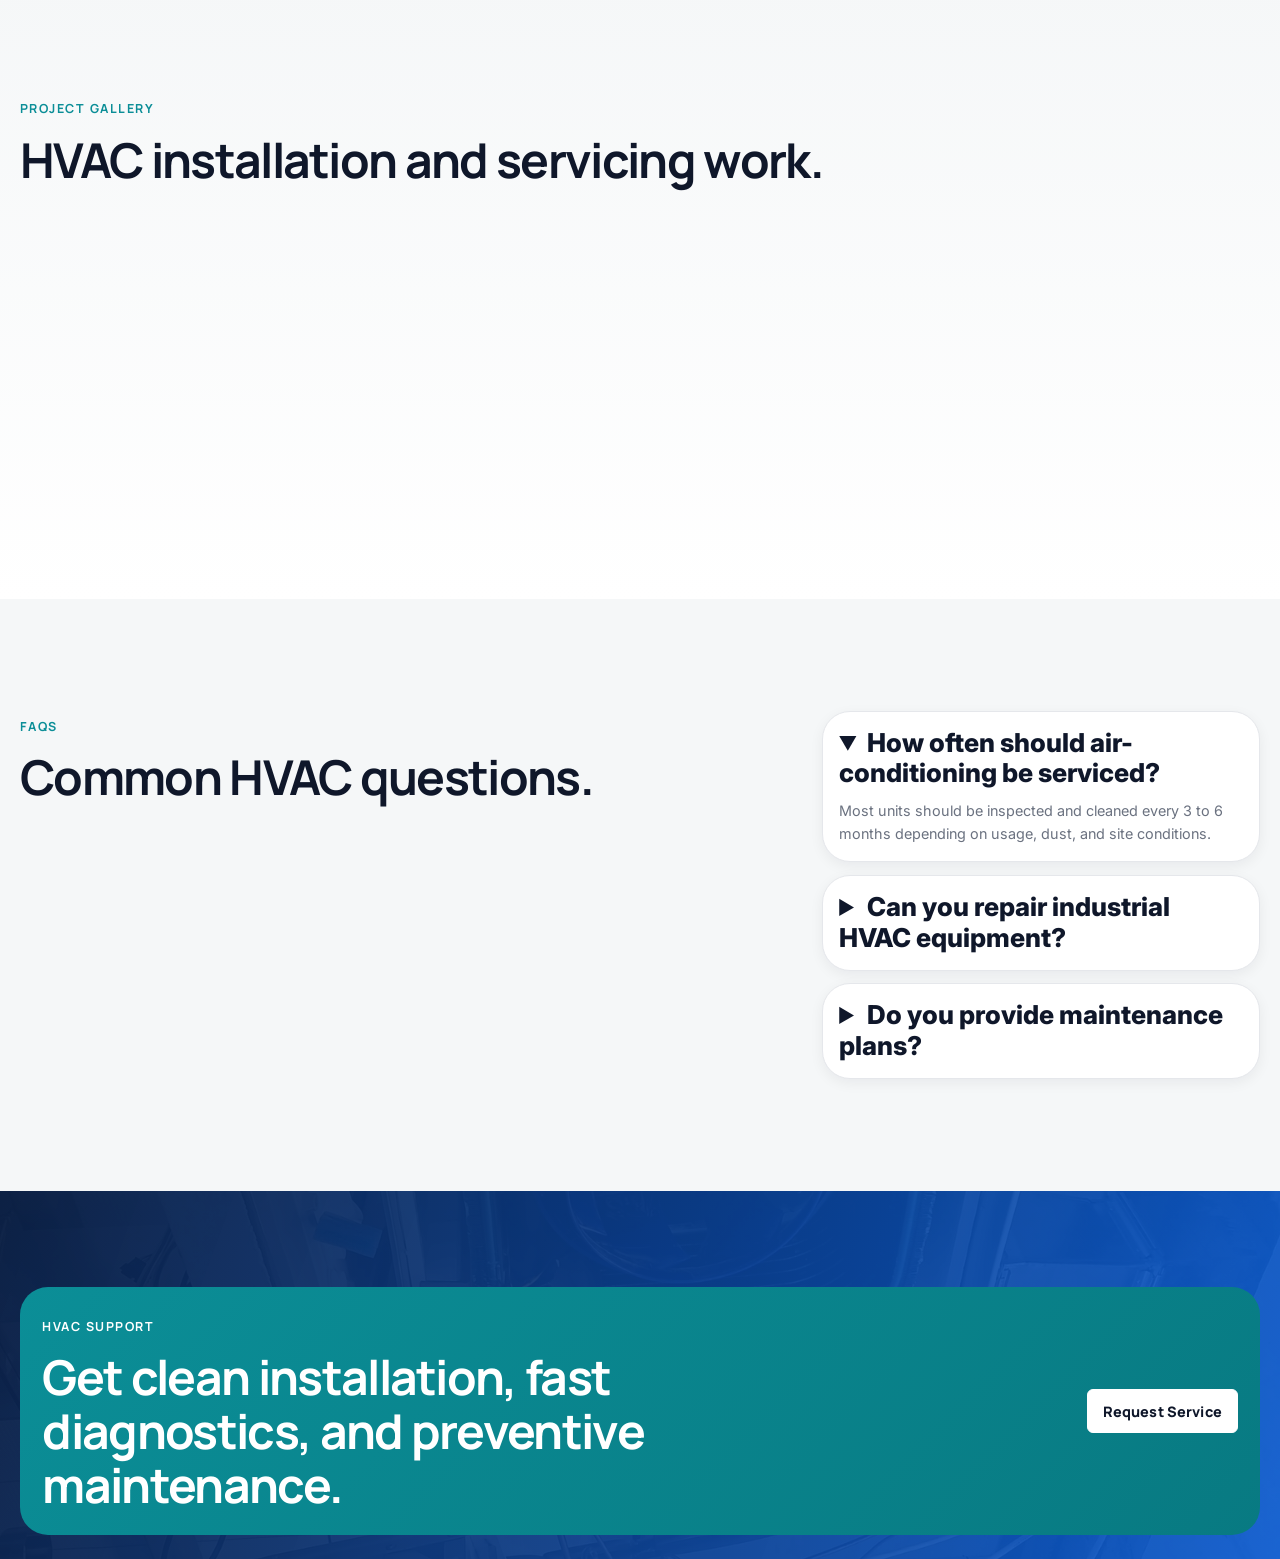
<file: hvac.html>
<!DOCTYPE html>
<html lang="en">
<head>
  <meta charset="UTF-8" />
  <meta name="viewport" content="width=device-width, initial-scale=1.0" />
  <meta name="description" content="HVAC installation, maintenance, diagnostics, and industrial cooling support from Controltek Services Limited in Zambia." />
  <link rel="canonical" href="/hvac.html" />
  <meta property="og:type" content="website" />
  <meta property="og:title" content="HVAC Solutions | Controltek Services Limited" />
  <meta property="og:description" content="HVAC installation, maintenance, diagnostics, and industrial cooling support from Controltek Services Limited in Zambia." />
  <meta property="og:image" content="Assets/logo.png" />
  <meta property="og:site_name" content="Controltek Services Limited" />
  <meta name="twitter:card" content="summary_large_image" />
  <meta name="twitter:title" content="HVAC Solutions | Controltek Services Limited" />
  <meta name="twitter:description" content="HVAC installation, maintenance, diagnostics, and industrial cooling support from Controltek Services Limited in Zambia." />
  <meta name="twitter:image" content="Assets/logo.png" />
  <meta name="theme-color" content="#0b1f35" />
  <title>HVAC Solutions | Controltek Services Limited</title>
  <link rel="icon" href="Assets/favicon.jpg" />
  <link rel="preconnect" href="https://fonts.googleapis.com" />
  <link rel="preconnect" href="https://fonts.gstatic.com" crossorigin />
  <link href="https://fonts.googleapis.com/css2?family=Inter:wght@400;500;600;700;800;900&family=Manrope:wght@400;500;600;700;800;900&family=Poppins:wght@400;500;600;700;800;900&family=Material+Symbols+Outlined:opsz,wght,FILL,GRAD@20..48,300..700,0..1,-50..200&display=swap" rel="stylesheet" />
  <link rel="stylesheet" href="styles.css" />
</head>
<body class="service-page">
  <div class="emergency-banner"><div class="section-shell"><span class="pulse-icon"></span><strong>24/7 Technical Support Available:</strong><a href="tel:+260978245904">+260 978 245904</a></div></div>
  <header class="site-header" id="siteHeader">
    <a class="brand" href="index.html#home" aria-label="Controltek Services Limited home">
      <img src="Assets/logo.jpg" alt="Controltek Services Limited logo" />
      <span>
        <strong>Controltek</strong>
        <small>Services Limited</small>
      </span>
    </a>

    <button class="nav-toggle" id="navToggle" type="button" aria-label="Open navigation" aria-expanded="false">
      <span></span>
      <span></span>
      <span></span>
    </button>

    <nav class="site-nav" id="siteNav" aria-label="Primary navigation">
      <a href="index.html#about">About</a>
      <div class="nav-item has-dropdown">
        <a href="solar.html">Energy Solutions <span class="material-symbols-outlined">expand_more</span></a>
        <div class="mega-menu mega-menu--energy">
          <div class="mega-menu__grid">
            <div class="mega-menu__col">
              <h4>Energy Solutions</h4>
              <a href="solar.html"><span class="material-symbols-outlined">solar_power</span> Solar Installation</a>
              <a href="solar.html"><span class="material-symbols-outlined">battery_charging_full</span> Battery Backup</a>
              <a href="solar.html"><span class="material-symbols-outlined">settings_backup_restore</span> Solar Maintenance</a>
            </div>
          </div>
        </div>
      </div>
      <div class="nav-item has-dropdown">
        <a href="hvac.html">HVAC &amp; Climate <span class="material-symbols-outlined">expand_more</span></a>
        <div class="mega-menu mega-menu--compact">
          <div class="mega-menu__grid">
            <div class="mega-menu__col">
              <h4>HVAC &amp; Climate</h4>
              <a href="hvac.html"><span class="material-symbols-outlined">mode_fan</span> Air Conditioning</a>
              <a href="hvac.html"><span class="material-symbols-outlined">hvac</span> Industrial Cooling</a>
              <a href="hvac.html"><span class="material-symbols-outlined">thermostat</span> Ventilation</a>
            </div>
          </div>
        </div>
      </div>
      <div class="nav-item has-dropdown">
        <a href="electrical.html">Engineering <span class="material-symbols-outlined">expand_more</span></a>
        <div class="mega-menu mega-menu--compact">
          <div class="mega-menu__grid">
            <div class="mega-menu__col">
              <h4>Engineering</h4>
              <a href="electrical.html"><span class="material-symbols-outlined">bolt</span> Electrical Works</a>
              <a href="plumbing.html"><span class="material-symbols-outlined">plumbing</span> Plumbing &amp; Pipes</a>
              <a href="construction.html"><span class="material-symbols-outlined">construction</span> Construction</a>
            </div>
          </div>
        </div>
      </div>
      <a href="index.html#gallery">Gallery</a>
      <a href="index.html#projects">Projects</a>
      <a href="index.html#contact">Contact</a>
    </nav>

    <div class="header-actions">
      <a class="header-call" href="tel:+260978245904">
        <span class="material-symbols-outlined" aria-hidden="true">call</span>
        +260 978 245904
      </a>
    </div>
  </header>

  <main>
    <section class="service-page-hero">
      <img src="Assets/619851383_122170756070752665_6607876470128424524_n.jpg" alt="Ceiling HVAC equipment installation" />
      <div class="section-shell service-page-hero__content reveal">
        <span class="eyebrow">HVAC Solutions</span>
        <h1>Reliable climate control for homes, offices, and commercial facilities.</h1>
        <p>Installation, servicing, industrial repairs, inspections, and preventive maintenance for air-conditioning and ventilation systems across Zambia.</p>
        <div class="hero__actions"><a class="btn btn--primary" href="index.html#contact">Request HVAC Service</a><a class="btn btn--light" href="tel:+260978245904">Call Now</a></div>
      </div>
    </section>

    <section class="section">
      <div class="section-shell service-detail-grid">
        <div class="section-copy reveal">
          <span class="eyebrow">Process</span>
          <h2>From site inspection to performance testing.</h2>
          <p>Our HVAC workflow covers room assessment, capacity checks, installation planning, safe installation, commissioning, and scheduled servicing.</p>
          <div class="process-timeline">
            <div class="process-step"><div class="step-number">01</div><h3>Inspect</h3><p>Survey room size, heat load, drainage, and power access.</p></div>
            <div class="process-step"><div class="step-number">02</div><h3>Specify</h3><p>Recommend suitable unit size and installation method.</p></div>
            <div class="process-step"><div class="step-number">03</div><h3>Install</h3><p>Mount, pipe, wire, vacuum, and commission the system.</p></div>
            <div class="process-step"><div class="step-number">04</div><h3>Test</h3><p>Check cooling, drainage, electrical safety, and performance.</p></div>
            <div class="process-step"><div class="step-number">05</div><h3>Maintain</h3><p>Clean coils, check gas, inspect wiring, and report condition.</p></div>
          </div>
        </div>
        <aside class="detail-card reveal">
          <h3>Equipment Support</h3>
          <ul class="detail-list">
            <li><span class="material-symbols-outlined">check_circle</span>Split systems and cassette units</li>
            <li><span class="material-symbols-outlined">check_circle</span>Ducted HVAC systems</li>
            <li><span class="material-symbols-outlined">check_circle</span>Industrial cooling equipment</li>
            <li><span class="material-symbols-outlined">check_circle</span>Recovery units and service tools</li>
          </ul>
        </aside>
      </div>
    </section>

    <section class="section services">
      <div class="section-shell">
        <div class="section-heading reveal"><span class="eyebrow">Project Gallery</span><h2>HVAC installation and servicing work.</h2></div>
        <div class="service-gallery reveal">
          <img loading="lazy" src="Assets/679924585_122182130414752665_1647554920923825024_n.jpg" alt="Installed outdoor air-conditioning units" />
          <img loading="lazy" src="Assets/619689058_122170756202752665_2870360204453047976_n.jpg" alt="Technician servicing HVAC equipment" />
          <img loading="lazy" src="Assets/672680167_122181007640752665_483910776988270620_n.jpg" alt="Air-conditioning equipment maintenance" />
        </div>
      </div>
    </section>

    <section class="section">
      <div class="section-shell service-detail-grid">
        <div class="section-copy reveal"><span class="eyebrow">FAQs</span><h2>Common HVAC questions.</h2></div>
        <div class="faq-list reveal">
          <details open><summary>How often should air-conditioning be serviced?</summary><p>Most units should be inspected and cleaned every 3 to 6 months depending on usage, dust, and site conditions.</p></details>
          <details><summary>Can you repair industrial HVAC equipment?</summary><p>Yes. Controltek supports diagnostics, component checks, servicing, and repair coordination for commercial and industrial HVAC systems.</p></details>
          <details><summary>Do you provide maintenance plans?</summary><p>Yes. Preventive plans can cover coil cleaning, drainage checks, gas checks, electrical inspection, and performance reports.</p></details>
        </div>
      </div>
    </section>

    <section class="cta-band"><div class="section-shell cta-band__inner"><div><span class="eyebrow">HVAC Support</span><h2>Get clean installation, fast diagnostics, and preventive maintenance.</h2></div><a class="btn btn--light" href="index.html#contact">Request Service</a></div></section>
  </main>

  <script src="script.js"></script>
</body>
</html>
</file>
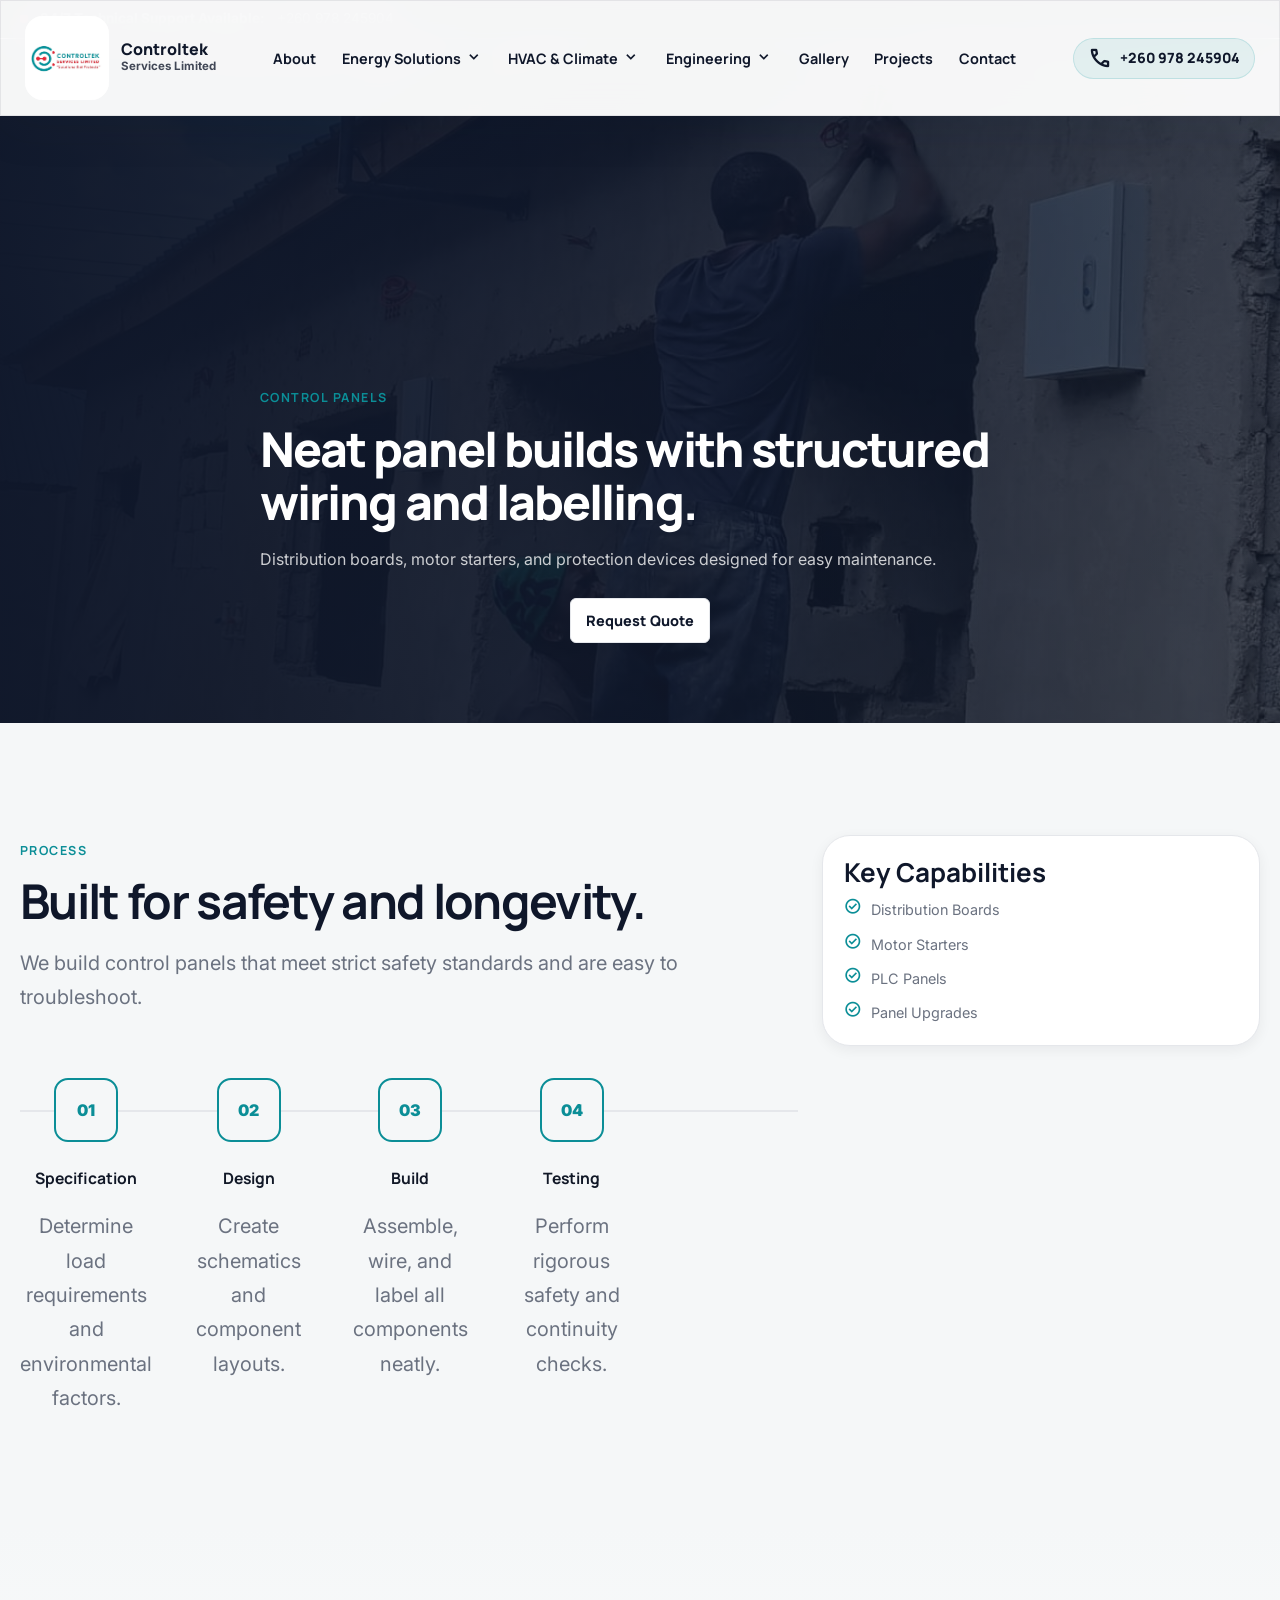
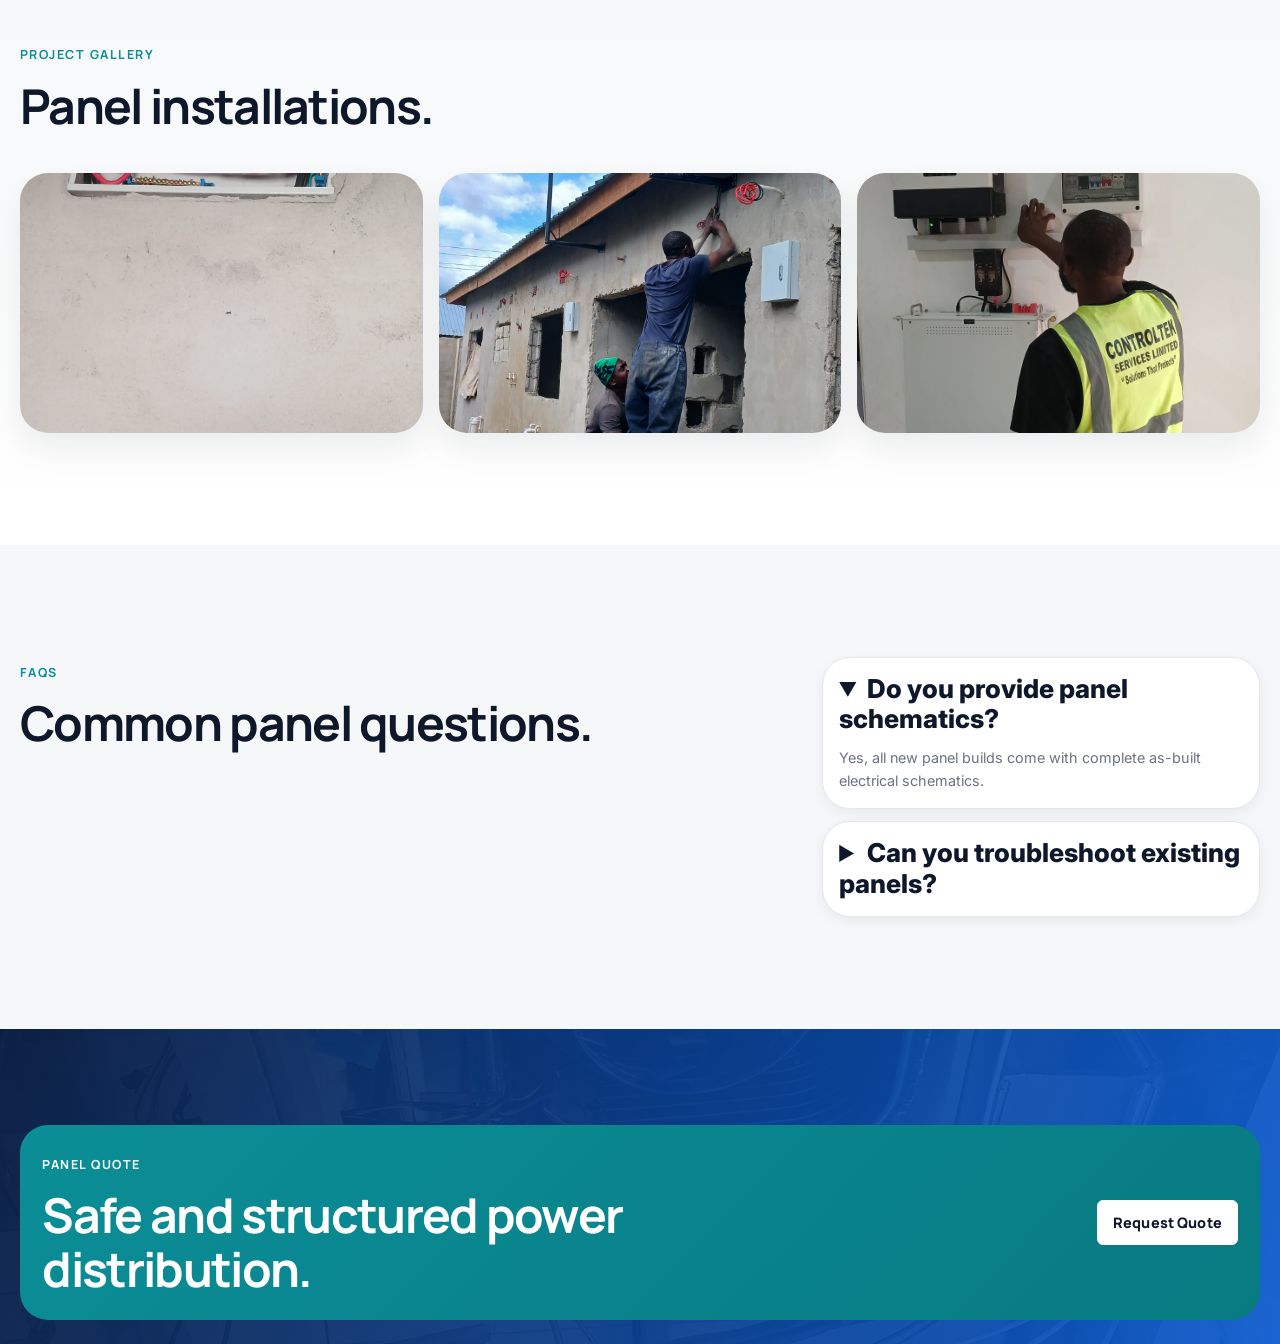
<file: panels.html>
<!DOCTYPE html>
<html lang="en">
<head>
  <meta charset="UTF-8" />
  <meta name="viewport" content="width=device-width, initial-scale=1.0" />
  <meta name="description" content="Control panel building, motor starters, and distribution boards from Controltek Services Limited." />
  <link rel="canonical" href="/panels.html" />
  <meta property="og:type" content="website" />
  <meta property="og:title" content="Control Panels | Controltek Services Limited" />
  <meta property="og:description" content="Control panel building, motor starters, and distribution boards from Controltek Services Limited." />
  <meta property="og:image" content="Assets/logo.png" />
  <meta property="og:site_name" content="Controltek Services Limited" />
  <meta name="twitter:card" content="summary_large_image" />
  <meta name="twitter:title" content="Control Panels | Controltek Services Limited" />
  <meta name="twitter:description" content="Control panel building, motor starters, and distribution boards from Controltek Services Limited." />
  <meta name="twitter:image" content="Assets/logo.png" />
  <meta name="theme-color" content="#0b1f35" />
  <title>Control Panels | Controltek Services Limited</title>
  <link rel="icon" href="Assets/favicon.jpg" />
  <link rel="preconnect" href="https://fonts.googleapis.com" />
  <link rel="preconnect" href="https://fonts.gstatic.com" crossorigin />
  <link href="https://fonts.googleapis.com/css2?family=Inter:wght@400;500;600;700;800;900&family=Manrope:wght@400;500;600;700;800;900&family=Poppins:wght@400;500;600;700;800;900&family=Material+Symbols+Outlined:opsz,wght,FILL,GRAD@20..48,300..700,0..1,-50..200&display=swap" rel="stylesheet" />
  <link rel="stylesheet" href="styles.css" />
</head>
<body class="service-page">
  <div class="emergency-banner"><div class="section-shell"><span class="pulse-icon"></span><strong>24/7 Technical Support Available:</strong><a href="tel:+260978245904">+260 978 245904</a></div></div>
  <header class="site-header" id="siteHeader">
    <a class="brand" href="index.html#home" aria-label="Controltek Services Limited home">
      <img src="Assets/logo.jpg" alt="Controltek Services Limited logo" />
      <span>
        <strong>Controltek</strong>
        <small>Services Limited</small>
      </span>
    </a>

    <button class="nav-toggle" id="navToggle" type="button" aria-label="Open navigation" aria-expanded="false">
      <span></span>
      <span></span>
      <span></span>
    </button>

    <nav class="site-nav" id="siteNav" aria-label="Primary navigation">
      <a href="index.html#about">About</a>
      <div class="nav-item has-dropdown">
        <a href="solar.html">Energy Solutions <span class="material-symbols-outlined">expand_more</span></a>
        <div class="mega-menu mega-menu--energy">
          <div class="mega-menu__grid">
            <div class="mega-menu__col">
              <h4>Energy Solutions</h4>
              <a href="solar.html"><span class="material-symbols-outlined">solar_power</span> Solar Installation</a>
              <a href="solar.html"><span class="material-symbols-outlined">battery_charging_full</span> Battery Backup</a>
              <a href="solar.html"><span class="material-symbols-outlined">settings_backup_restore</span> Solar Maintenance</a>
            </div>
          </div>
        </div>
      </div>
      <div class="nav-item has-dropdown">
        <a href="hvac.html">HVAC &amp; Climate <span class="material-symbols-outlined">expand_more</span></a>
        <div class="mega-menu mega-menu--compact">
          <div class="mega-menu__grid">
            <div class="mega-menu__col">
              <h4>HVAC &amp; Climate</h4>
              <a href="hvac.html"><span class="material-symbols-outlined">mode_fan</span> Air Conditioning</a>
              <a href="hvac.html"><span class="material-symbols-outlined">hvac</span> Industrial Cooling</a>
              <a href="hvac.html"><span class="material-symbols-outlined">thermostat</span> Ventilation</a>
            </div>
          </div>
        </div>
      </div>
      <div class="nav-item has-dropdown">
        <a href="electrical.html">Engineering <span class="material-symbols-outlined">expand_more</span></a>
        <div class="mega-menu mega-menu--compact">
          <div class="mega-menu__grid">
            <div class="mega-menu__col">
              <h4>Engineering</h4>
              <a href="electrical.html"><span class="material-symbols-outlined">bolt</span> Electrical Works</a>
              <a href="plumbing.html"><span class="material-symbols-outlined">plumbing</span> Plumbing &amp; Pipes</a>
              <a href="construction.html"><span class="material-symbols-outlined">construction</span> Construction</a>
            </div>
          </div>
        </div>
      </div>
      <a href="index.html#gallery">Gallery</a>
      <a href="index.html#projects">Projects</a>
      <a href="index.html#contact">Contact</a>
    </nav>

    <div class="header-actions">
      <a class="header-call" href="tel:+260978245904">
        <span class="material-symbols-outlined" aria-hidden="true">call</span>
        +260 978 245904
      </a>
    </div>
  </header>

  <main>
    <section class="service-page-hero">
      <img src="Assets/Electrical/IMG-20260711-WA0031.jpg" alt="Control panel wiring" />
      <div class="section-shell service-page-hero__content reveal">
        <span class="eyebrow">Control Panels</span>
        <h1>Neat panel builds with structured wiring and labelling.</h1>
        <p>Distribution boards, motor starters, and protection devices designed for easy maintenance.</p>
        <div class="hero__actions"><a class="btn btn--light" href="index.html#contact">Request Quote</a></div>
      </div>
    </section>

    <section class="section"><div class="section-shell service-detail-grid"><div class="section-copy reveal"><span class="eyebrow">Process</span><h2>Built for safety and longevity.</h2><p>We build control panels that meet strict safety standards and are easy to troubleshoot.</p><div class="process-timeline"><div class="process-step"><div class="step-number">01</div><h3>Specification</h3><p>Determine load requirements and environmental factors.</p></div><div class="process-step"><div class="step-number">02</div><h3>Design</h3><p>Create schematics and component layouts.</p></div><div class="process-step"><div class="step-number">03</div><h3>Build</h3><p>Assemble, wire, and label all components neatly.</p></div><div class="process-step"><div class="step-number">04</div><h3>Testing</h3><p>Perform rigorous safety and continuity checks.</p></div></div></div><aside class="detail-card reveal"><h3>Key Capabilities</h3><ul class="detail-list"><li><span class="material-symbols-outlined">check_circle</span>Distribution Boards</li><li><span class="material-symbols-outlined">check_circle</span>Motor Starters</li><li><span class="material-symbols-outlined">check_circle</span>PLC Panels</li><li><span class="material-symbols-outlined">check_circle</span>Panel Upgrades</li></ul></aside></div></section>
    <section class="section services"><div class="section-shell"><div class="section-heading reveal"><span class="eyebrow">Project Gallery</span><h2>Panel installations.</h2></div><div class="service-gallery reveal"><img loading="lazy" src="Assets/Electrical/IMG-20260711-WA0012.jpg" alt="Electrical Panel" /><img loading="lazy" src="Assets/Electrical/IMG-20260711-WA0031.jpg" alt="Wiring details" /><img loading="lazy" src="Assets/596934024_122163626534752665_9095594185107708754_n.jpg" alt="Technician working on panel" /></div></div></section>
    <section class="section"><div class="section-shell service-detail-grid"><div class="section-copy reveal"><span class="eyebrow">FAQs</span><h2>Common panel questions.</h2></div><div class="faq-list reveal"><details open><summary>Do you provide panel schematics?</summary><p>Yes, all new panel builds come with complete as-built electrical schematics.</p></details><details><summary>Can you troubleshoot existing panels?</summary><p>Yes, we offer fault-finding and rewiring services for messy or faulty panels.</p></details></div></div></section>
    <section class="cta-band"><div class="section-shell cta-band__inner"><div><span class="eyebrow">Panel Quote</span><h2>Safe and structured power distribution.</h2></div><a class="btn btn--light" href="index.html#contact">Request Quote</a></div></section>
  </main>
  <script src="script.js"></script>
</body>
</html>
</file>
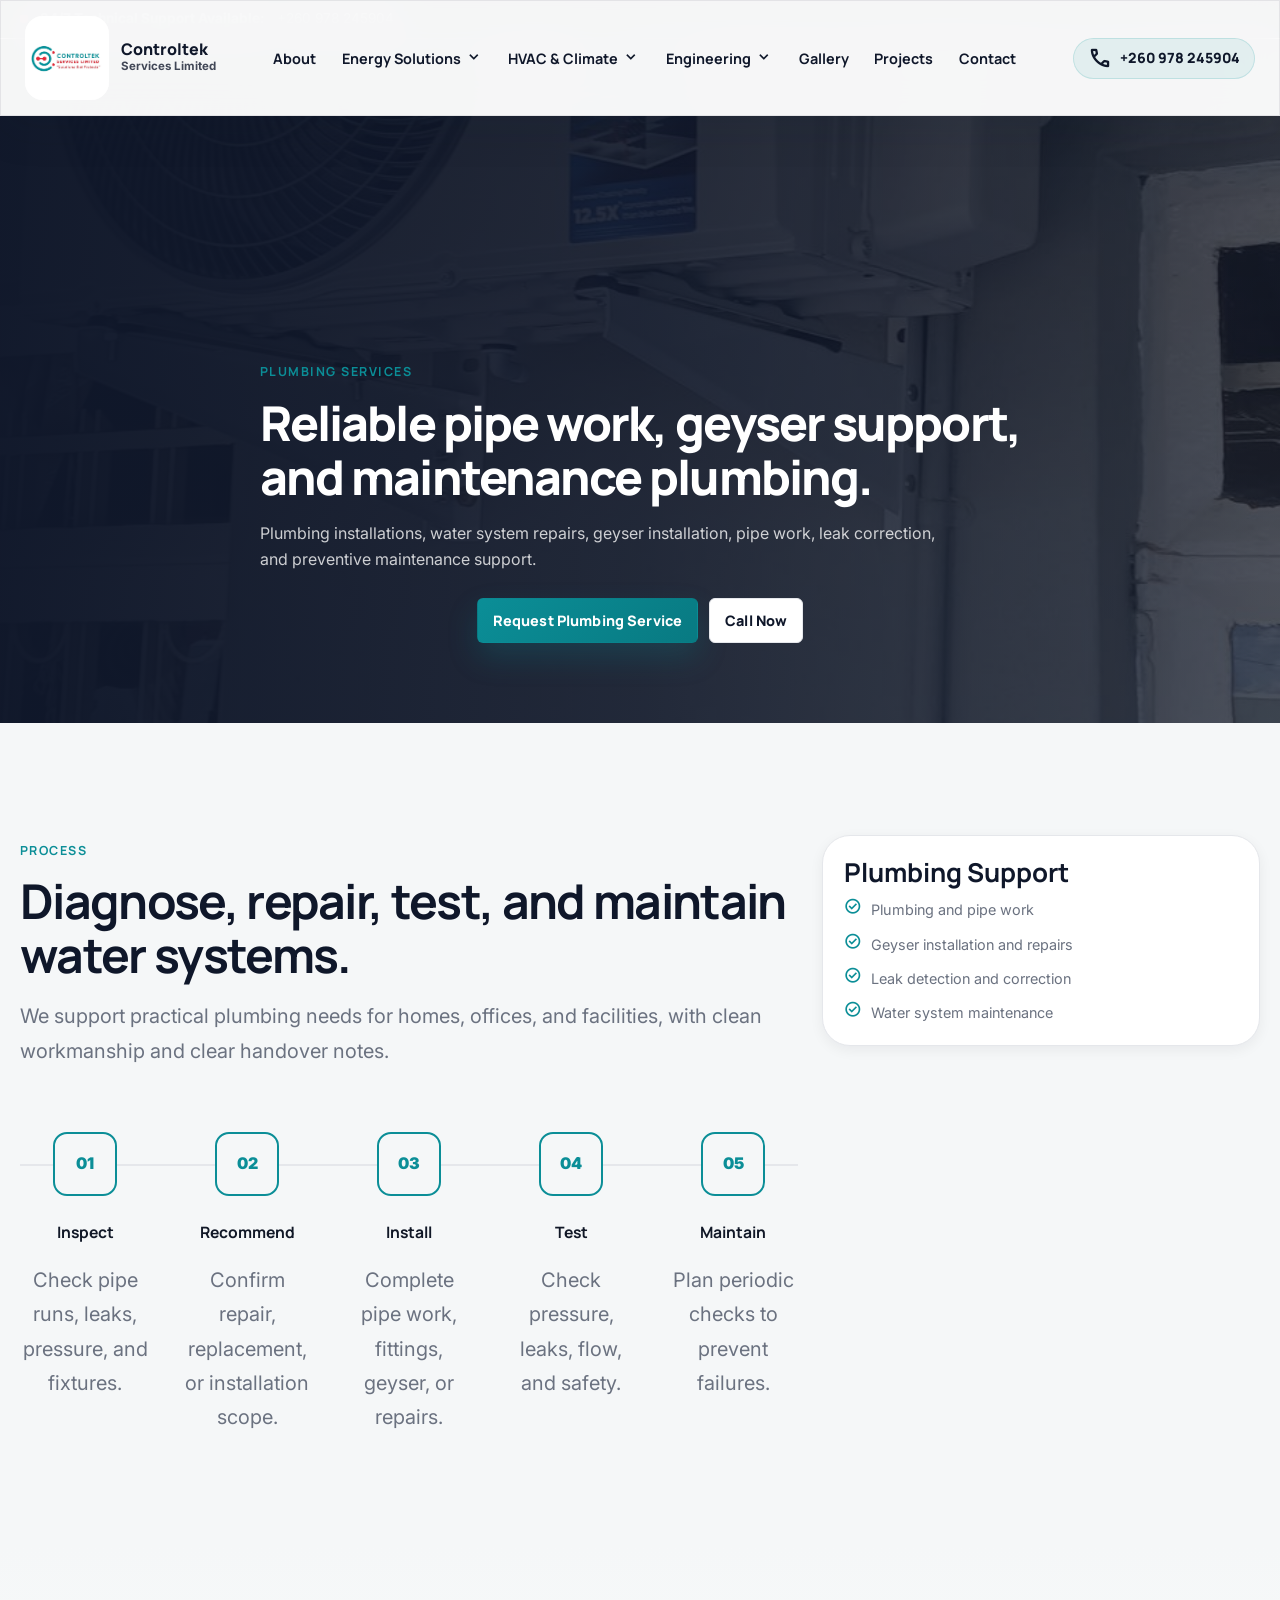
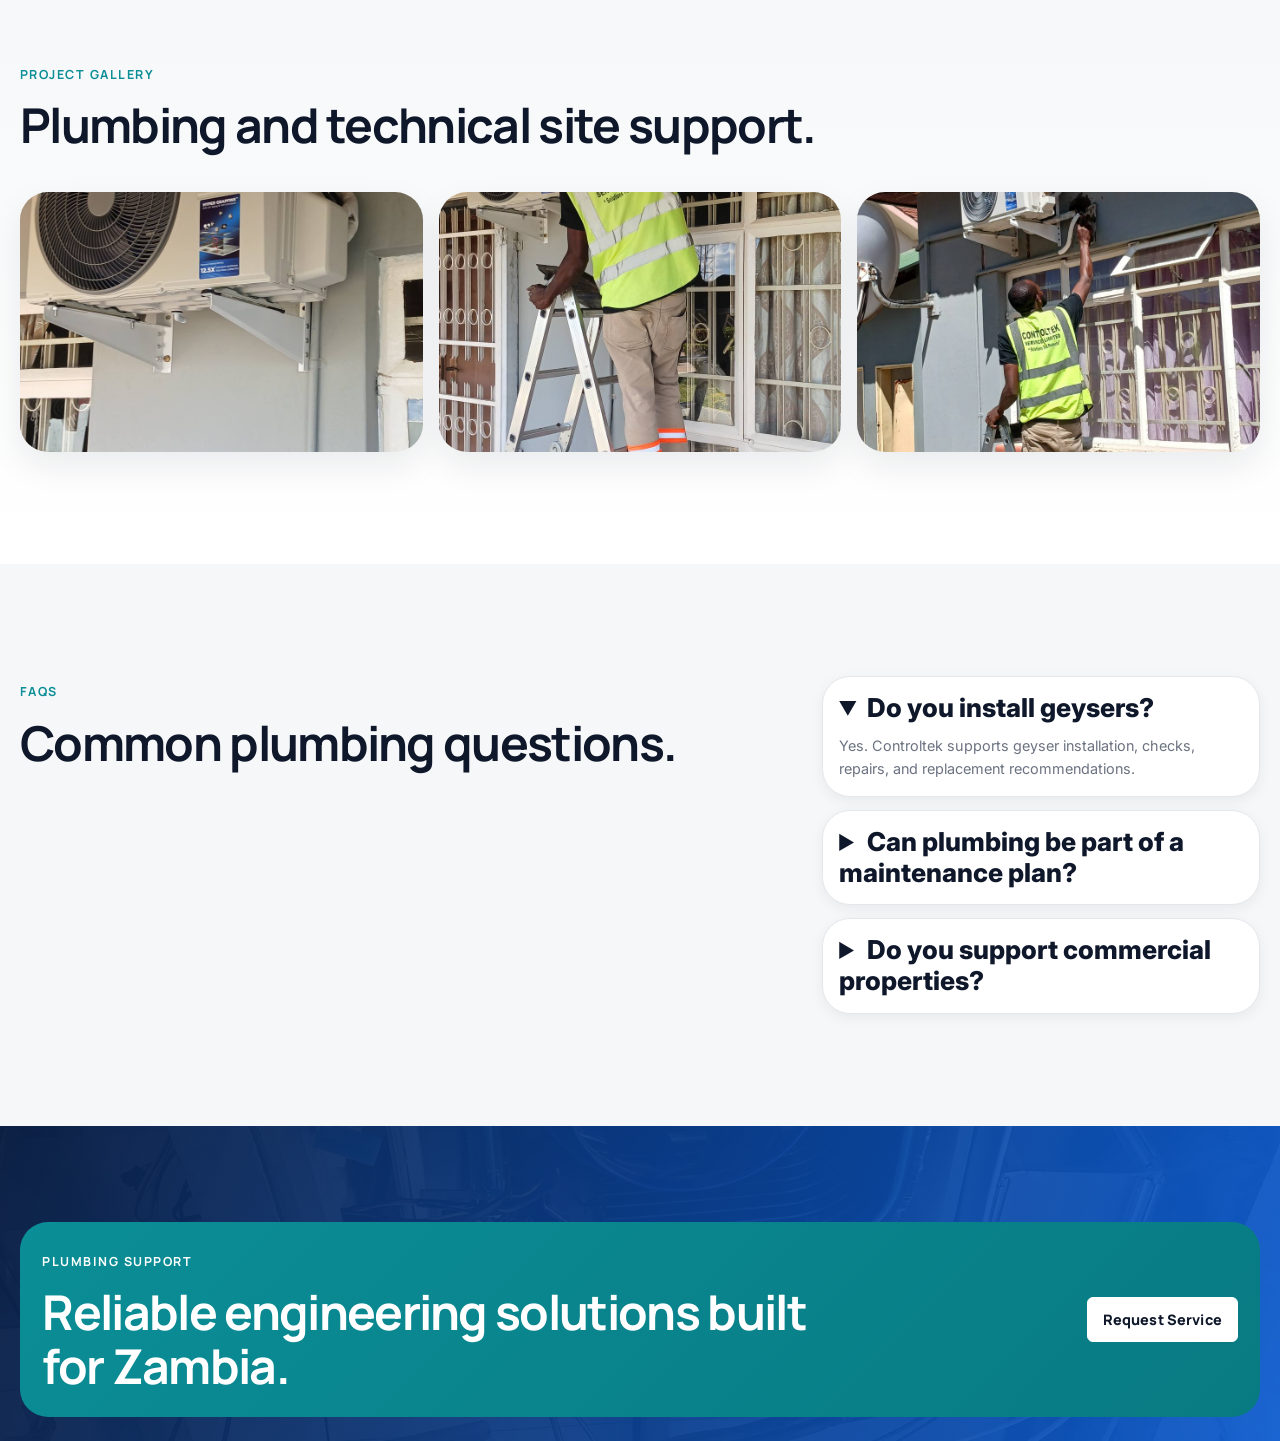
<file: plumbing.html>
<!DOCTYPE html>
<html lang="en">
<head>
  <meta charset="UTF-8" />
  <meta name="viewport" content="width=device-width, initial-scale=1.0" />
  <meta name="description" content="Plumbing, pipe work, geyser installation, repairs, and maintenance from Controltek Services Limited in Zambia." />
  <link rel="canonical" href="/plumbing.html" />
  <meta property="og:type" content="website" />
  <meta property="og:title" content="Plumbing Services | Controltek Services Limited" />
  <meta property="og:description" content="Plumbing, pipe work, geyser installation, repairs, and maintenance from Controltek Services Limited in Zambia." />
  <meta property="og:image" content="Assets/logo.png" />
  <meta property="og:site_name" content="Controltek Services Limited" />
  <meta name="twitter:card" content="summary_large_image" />
  <meta name="twitter:title" content="Plumbing Services | Controltek Services Limited" />
  <meta name="twitter:description" content="Plumbing, pipe work, geyser installation, repairs, and maintenance from Controltek Services Limited in Zambia." />
  <meta name="twitter:image" content="Assets/logo.png" />
  <meta name="theme-color" content="#0b1f35" />
  <title>Plumbing Services | Controltek Services Limited</title>
  <link rel="icon" href="Assets/favicon.jpg" />
  <link rel="preconnect" href="https://fonts.googleapis.com" />
  <link rel="preconnect" href="https://fonts.gstatic.com" crossorigin />
  <link href="https://fonts.googleapis.com/css2?family=Inter:wght@400;500;600;700;800;900&family=Manrope:wght@400;500;600;700;800;900&family=Poppins:wght@400;500;600;700;800;900&family=Material+Symbols+Outlined:opsz,wght,FILL,GRAD@20..48,300..700,0..1,-50..200&display=swap" rel="stylesheet" />
  <link rel="stylesheet" href="styles.css" />
</head>
<body class="service-page">
  <div class="emergency-banner"><div class="section-shell"><span class="pulse-icon"></span><strong>24/7 Technical Support Available:</strong><a href="tel:+260978245904">+260 978 245904</a></div></div>
  <header class="site-header" id="siteHeader">
    <a class="brand" href="index.html#home" aria-label="Controltek Services Limited home">
      <img src="Assets/logo.jpg" alt="Controltek Services Limited logo" />
      <span>
        <strong>Controltek</strong>
        <small>Services Limited</small>
      </span>
    </a>

    <button class="nav-toggle" id="navToggle" type="button" aria-label="Open navigation" aria-expanded="false">
      <span></span>
      <span></span>
      <span></span>
    </button>

    <nav class="site-nav" id="siteNav" aria-label="Primary navigation">
      <a href="index.html#about">About</a>
      <div class="nav-item has-dropdown">
        <a href="solar.html">Energy Solutions <span class="material-symbols-outlined">expand_more</span></a>
        <div class="mega-menu mega-menu--energy">
          <div class="mega-menu__grid">
            <div class="mega-menu__col">
              <h4>Energy Solutions</h4>
              <a href="solar.html"><span class="material-symbols-outlined">solar_power</span> Solar Installation</a>
              <a href="solar.html"><span class="material-symbols-outlined">battery_charging_full</span> Battery Backup</a>
              <a href="solar.html"><span class="material-symbols-outlined">settings_backup_restore</span> Solar Maintenance</a>
            </div>
          </div>
        </div>
      </div>
      <div class="nav-item has-dropdown">
        <a href="hvac.html">HVAC &amp; Climate <span class="material-symbols-outlined">expand_more</span></a>
        <div class="mega-menu mega-menu--compact">
          <div class="mega-menu__grid">
            <div class="mega-menu__col">
              <h4>HVAC &amp; Climate</h4>
              <a href="hvac.html"><span class="material-symbols-outlined">mode_fan</span> Air Conditioning</a>
              <a href="hvac.html"><span class="material-symbols-outlined">hvac</span> Industrial Cooling</a>
              <a href="hvac.html"><span class="material-symbols-outlined">thermostat</span> Ventilation</a>
            </div>
          </div>
        </div>
      </div>
      <div class="nav-item has-dropdown">
        <a href="electrical.html">Engineering <span class="material-symbols-outlined">expand_more</span></a>
        <div class="mega-menu mega-menu--compact">
          <div class="mega-menu__grid">
            <div class="mega-menu__col">
              <h4>Engineering</h4>
              <a href="electrical.html"><span class="material-symbols-outlined">bolt</span> Electrical Works</a>
              <a href="plumbing.html"><span class="material-symbols-outlined">plumbing</span> Plumbing &amp; Pipes</a>
              <a href="construction.html"><span class="material-symbols-outlined">construction</span> Construction</a>
            </div>
          </div>
        </div>
      </div>
      <a href="index.html#gallery">Gallery</a>
      <a href="index.html#projects">Projects</a>
      <a href="index.html#contact">Contact</a>
    </nav>

    <div class="header-actions">
      <a class="header-call" href="tel:+260978245904">
        <span class="material-symbols-outlined" aria-hidden="true">call</span>
        +260 978 245904
      </a>
    </div>
  </header>
  <main>
    <section class="service-page-hero"><img src="Assets/677575470_122182130258752665_5740726151120936248_n.jpg" alt="Exterior technical installation work" /><div class="section-shell service-page-hero__content reveal"><span class="eyebrow">Plumbing Services</span><h1>Reliable pipe work, geyser support, and maintenance plumbing.</h1><p>Plumbing installations, water system repairs, geyser installation, pipe work, leak correction, and preventive maintenance support.</p><div class="hero__actions"><a class="btn btn--primary" href="index.html#contact">Request Plumbing Service</a><a class="btn btn--light" href="tel:+260978245904">Call Now</a></div></div></section>
    <section class="section"><div class="section-shell service-detail-grid"><div class="section-copy reveal"><span class="eyebrow">Process</span><h2>Diagnose, repair, test, and maintain water systems.</h2><p>We support practical plumbing needs for homes, offices, and facilities, with clean workmanship and clear handover notes.</p><div class="process-timeline"><div class="process-step"><div class="step-number">01</div><h3>Inspect</h3><p>Check pipe runs, leaks, pressure, and fixtures.</p></div><div class="process-step"><div class="step-number">02</div><h3>Recommend</h3><p>Confirm repair, replacement, or installation scope.</p></div><div class="process-step"><div class="step-number">03</div><h3>Install</h3><p>Complete pipe work, fittings, geyser, or repairs.</p></div><div class="process-step"><div class="step-number">04</div><h3>Test</h3><p>Check pressure, leaks, flow, and safety.</p></div><div class="process-step"><div class="step-number">05</div><h3>Maintain</h3><p>Plan periodic checks to prevent failures.</p></div></div></div><aside class="detail-card reveal"><h3>Plumbing Support</h3><ul class="detail-list"><li><span class="material-symbols-outlined">check_circle</span>Plumbing and pipe work</li><li><span class="material-symbols-outlined">check_circle</span>Geyser installation and repairs</li><li><span class="material-symbols-outlined">check_circle</span>Leak detection and correction</li><li><span class="material-symbols-outlined">check_circle</span>Water system maintenance</li></ul></aside></div></section>
    <section class="section services"><div class="section-shell"><div class="section-heading reveal"><span class="eyebrow">Project Gallery</span><h2>Plumbing and technical site support.</h2></div><div class="service-gallery reveal"><img loading="lazy" src="Assets/677575470_122182130258752665_5740726151120936248_n.jpg" alt="Exterior service installation" /><img loading="lazy" src="Assets/677715481_122182130462752665_6514467177126204726_n.jpg" alt="Technician on ladder at building exterior" /><img loading="lazy" src="Assets/677022811_122182130360752665_5113203941405787266_n.jpg" alt="Technician inspecting exterior system" /></div></div></section>
    <section class="section"><div class="section-shell service-detail-grid"><div class="section-copy reveal"><span class="eyebrow">FAQs</span><h2>Common plumbing questions.</h2></div><div class="faq-list reveal"><details open><summary>Do you install geysers?</summary><p>Yes. Controltek supports geyser installation, checks, repairs, and replacement recommendations.</p></details><details><summary>Can plumbing be part of a maintenance plan?</summary><p>Yes. Plumbing checks can be included in broader property maintenance plans.</p></details><details><summary>Do you support commercial properties?</summary><p>Yes. Plumbing and water system support is available for residential and commercial clients.</p></details></div></div></section>
    <section class="cta-band"><div class="section-shell cta-band__inner"><div><span class="eyebrow">Plumbing Support</span><h2>Reliable engineering solutions built for Zambia.</h2></div><a class="btn btn--light" href="index.html#contact">Request Service</a></div></section>
  </main>
  <script src="script.js"></script>
</body>
</html>
</file>
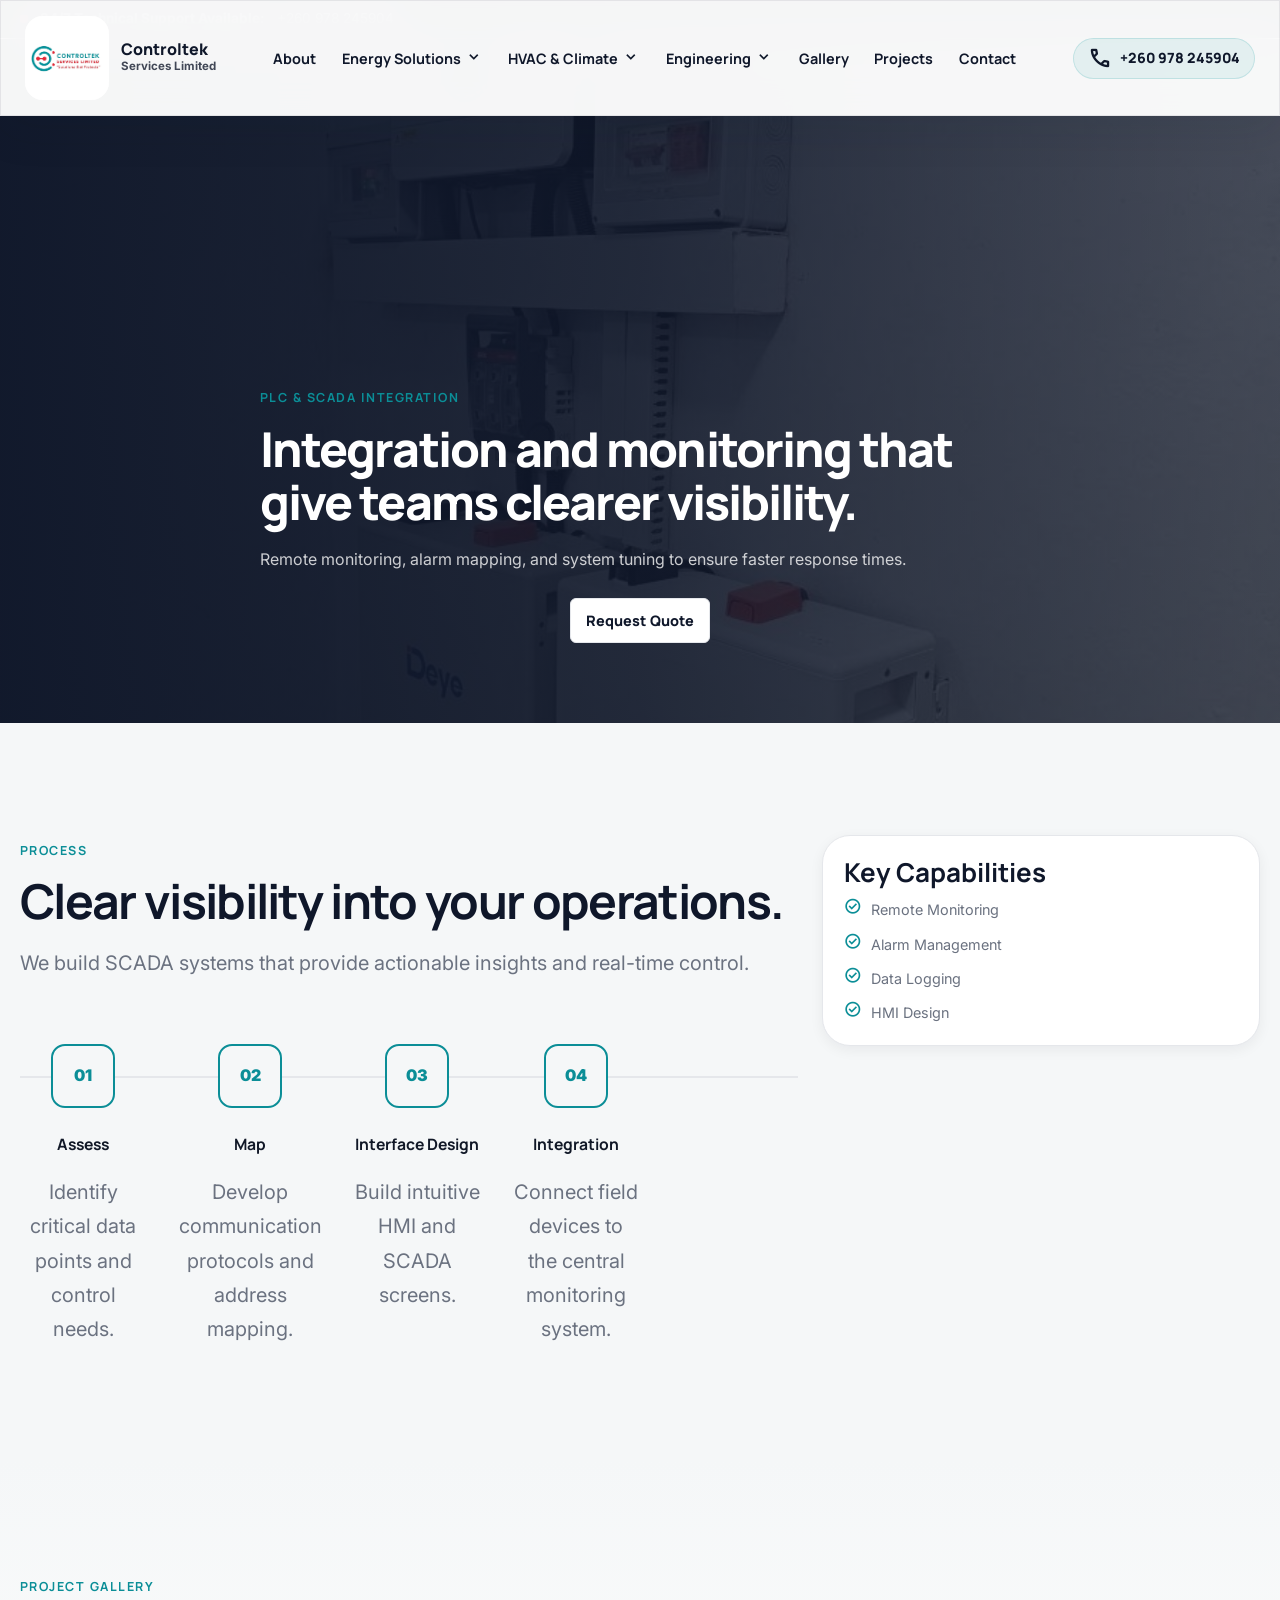
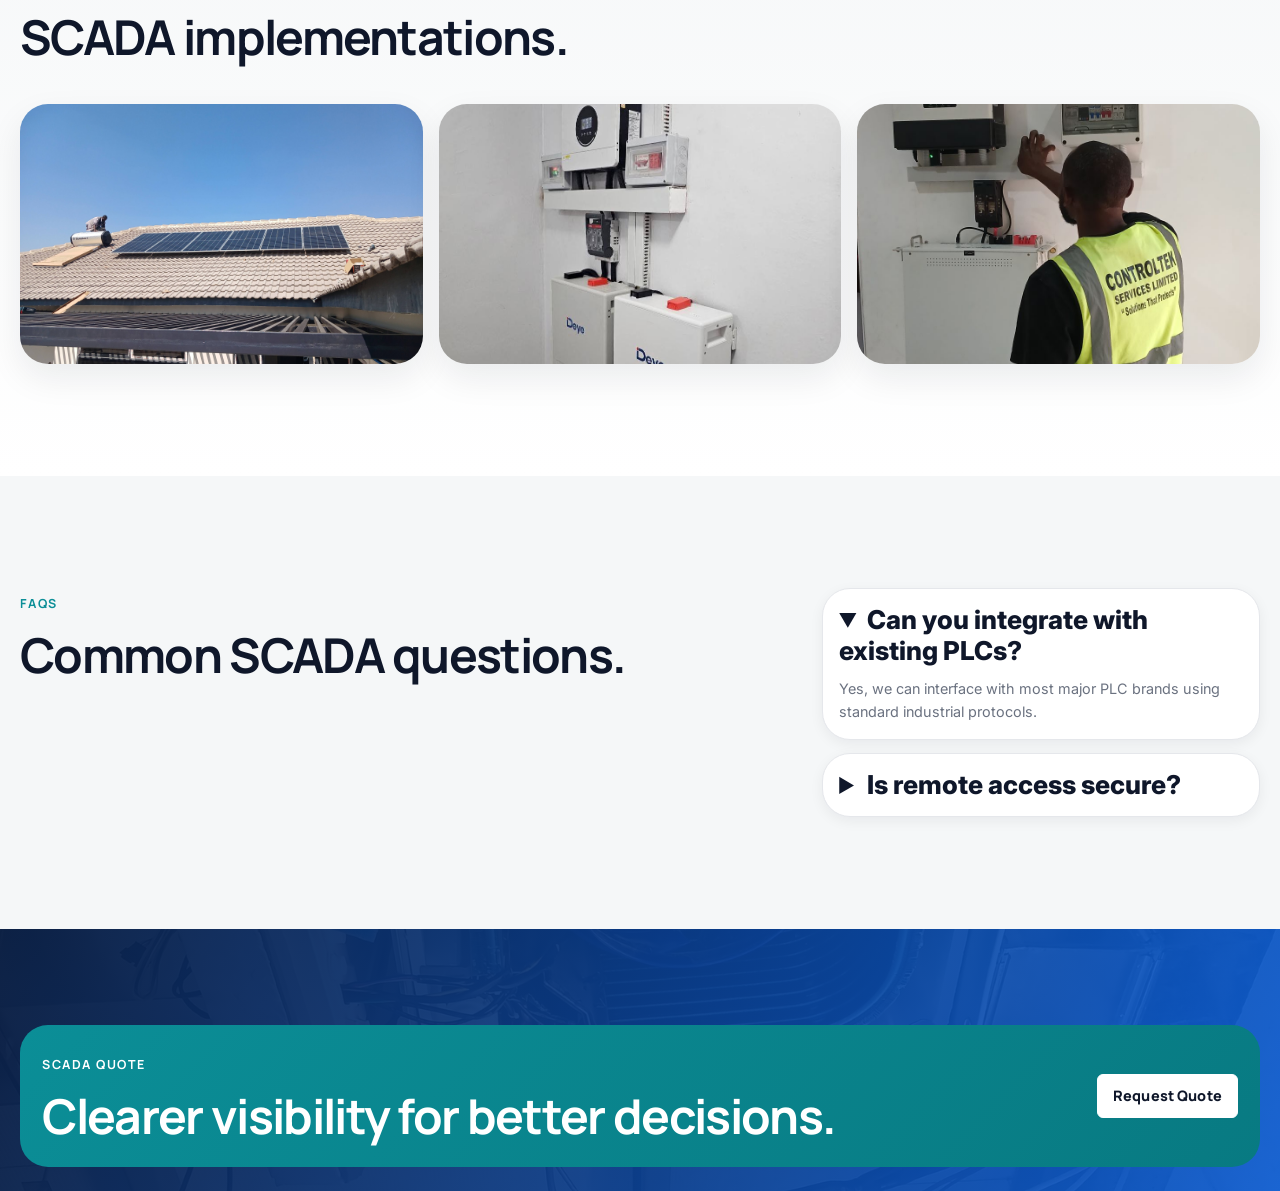
<file: scada.html>
<!DOCTYPE html>
<html lang="en">
<head>
  <meta charset="UTF-8" />
  <meta name="viewport" content="width=device-width, initial-scale=1.0" />
  <meta name="description" content="PLC & SCADA integration, remote monitoring, and alarm mapping from Controltek Services Limited." />
  <link rel="canonical" href="/scada.html" />
  <meta property="og:type" content="website" />
  <meta property="og:title" content="PLC & SCADA Integration | Controltek Services Limited" />
  <meta property="og:description" content="PLC & SCADA integration, remote monitoring, and alarm mapping from Controltek Services Limited." />
  <meta property="og:image" content="Assets/logo.png" />
  <meta property="og:site_name" content="Controltek Services Limited" />
  <meta name="twitter:card" content="summary_large_image" />
  <meta name="twitter:title" content="PLC & SCADA Integration | Controltek Services Limited" />
  <meta name="twitter:description" content="PLC & SCADA integration, remote monitoring, and alarm mapping from Controltek Services Limited." />
  <meta name="twitter:image" content="Assets/logo.png" />
  <meta name="theme-color" content="#0b1f35" />
  <title>PLC & SCADA Integration | Controltek Services Limited</title>
  <link rel="icon" href="Assets/favicon.jpg" />
  <link rel="preconnect" href="https://fonts.googleapis.com" />
  <link rel="preconnect" href="https://fonts.gstatic.com" crossorigin />
  <link href="https://fonts.googleapis.com/css2?family=Inter:wght@400;500;600;700;800;900&family=Manrope:wght@400;500;600;700;800;900&family=Poppins:wght@400;500;600;700;800;900&family=Material+Symbols+Outlined:opsz,wght,FILL,GRAD@20..48,300..700,0..1,-50..200&display=swap" rel="stylesheet" />
  <link rel="stylesheet" href="styles.css" />
</head>
<body class="service-page">
  <div class="emergency-banner"><div class="section-shell"><span class="pulse-icon"></span><strong>24/7 Technical Support Available:</strong><a href="tel:+260978245904">+260 978 245904</a></div></div>
  <header class="site-header" id="siteHeader">
    <a class="brand" href="index.html#home" aria-label="Controltek Services Limited home">
      <img src="Assets/logo.jpg" alt="Controltek Services Limited logo" />
      <span>
        <strong>Controltek</strong>
        <small>Services Limited</small>
      </span>
    </a>

    <button class="nav-toggle" id="navToggle" type="button" aria-label="Open navigation" aria-expanded="false">
      <span></span>
      <span></span>
      <span></span>
    </button>

    <nav class="site-nav" id="siteNav" aria-label="Primary navigation">
      <a href="index.html#about">About</a>
      <div class="nav-item has-dropdown">
        <a href="solar.html">Energy Solutions <span class="material-symbols-outlined">expand_more</span></a>
        <div class="mega-menu mega-menu--energy">
          <div class="mega-menu__grid">
            <div class="mega-menu__col">
              <h4>Energy Solutions</h4>
              <a href="solar.html"><span class="material-symbols-outlined">solar_power</span> Solar Installation</a>
              <a href="solar.html"><span class="material-symbols-outlined">battery_charging_full</span> Battery Backup</a>
              <a href="solar.html"><span class="material-symbols-outlined">settings_backup_restore</span> Solar Maintenance</a>
            </div>
          </div>
        </div>
      </div>
      <div class="nav-item has-dropdown">
        <a href="hvac.html">HVAC &amp; Climate <span class="material-symbols-outlined">expand_more</span></a>
        <div class="mega-menu mega-menu--compact">
          <div class="mega-menu__grid">
            <div class="mega-menu__col">
              <h4>HVAC &amp; Climate</h4>
              <a href="hvac.html"><span class="material-symbols-outlined">mode_fan</span> Air Conditioning</a>
              <a href="hvac.html"><span class="material-symbols-outlined">hvac</span> Industrial Cooling</a>
              <a href="hvac.html"><span class="material-symbols-outlined">thermostat</span> Ventilation</a>
            </div>
          </div>
        </div>
      </div>
      <div class="nav-item has-dropdown">
        <a href="electrical.html">Engineering <span class="material-symbols-outlined">expand_more</span></a>
        <div class="mega-menu mega-menu--compact">
          <div class="mega-menu__grid">
            <div class="mega-menu__col">
              <h4>Engineering</h4>
              <a href="electrical.html"><span class="material-symbols-outlined">bolt</span> Electrical Works</a>
              <a href="plumbing.html"><span class="material-symbols-outlined">plumbing</span> Plumbing &amp; Pipes</a>
              <a href="construction.html"><span class="material-symbols-outlined">construction</span> Construction</a>
            </div>
          </div>
        </div>
      </div>
      <a href="index.html#gallery">Gallery</a>
      <a href="index.html#projects">Projects</a>
      <a href="index.html#contact">Contact</a>
    </nav>

    <div class="header-actions">
      <a class="header-call" href="tel:+260978245904">
        <span class="material-symbols-outlined" aria-hidden="true">call</span>
        +260 978 245904
      </a>
    </div>
  </header>

  <main>
    <section class="service-page-hero">
      <img src="Assets/689459422_122184010568752665_5711642186320111911_n.jpg" alt="SCADA system interface" />
      <div class="section-shell service-page-hero__content reveal">
        <span class="eyebrow">PLC & SCADA Integration</span>
        <h1>Integration and monitoring that give teams clearer visibility.</h1>
        <p>Remote monitoring, alarm mapping, and system tuning to ensure faster response times.</p>
        <div class="hero__actions"><a class="btn btn--light" href="index.html#contact">Request Quote</a></div>
      </div>
    </section>

    <section class="section"><div class="section-shell service-detail-grid"><div class="section-copy reveal"><span class="eyebrow">Process</span><h2>Clear visibility into your operations.</h2><p>We build SCADA systems that provide actionable insights and real-time control.</p><div class="process-timeline"><div class="process-step"><div class="step-number">01</div><h3>Assess</h3><p>Identify critical data points and control needs.</p></div><div class="process-step"><div class="step-number">02</div><h3>Map</h3><p>Develop communication protocols and address mapping.</p></div><div class="process-step"><div class="step-number">03</div><h3>Interface Design</h3><p>Build intuitive HMI and SCADA screens.</p></div><div class="process-step"><div class="step-number">04</div><h3>Integration</h3><p>Connect field devices to the central monitoring system.</p></div></div></div><aside class="detail-card reveal"><h3>Key Capabilities</h3><ul class="detail-list"><li><span class="material-symbols-outlined">check_circle</span>Remote Monitoring</li><li><span class="material-symbols-outlined">check_circle</span>Alarm Management</li><li><span class="material-symbols-outlined">check_circle</span>Data Logging</li><li><span class="material-symbols-outlined">check_circle</span>HMI Design</li></ul></aside></div></section>
    <section class="section services"><div class="section-shell"><div class="section-heading reveal"><span class="eyebrow">Project Gallery</span><h2>SCADA implementations.</h2></div><div class="service-gallery reveal"><img loading="lazy" src="Assets/611945073_122168276774752665_838514749293394637_n.jpg" alt="SCADA Dashboard" /><img loading="lazy" src="Assets/689459422_122184010568752665_5711642186320111911_n.jpg" alt="Control Room" /><img loading="lazy" src="Assets/596934024_122163626534752665_9095594185107708754_n.jpg" alt="Field Interface" /></div></div></section>
    <section class="section"><div class="section-shell service-detail-grid"><div class="section-copy reveal"><span class="eyebrow">FAQs</span><h2>Common SCADA questions.</h2></div><div class="faq-list reveal"><details open><summary>Can you integrate with existing PLCs?</summary><p>Yes, we can interface with most major PLC brands using standard industrial protocols.</p></details><details><summary>Is remote access secure?</summary><p>We implement secure VPNs and industrial firewalls for safe remote monitoring.</p></details></div></div></section>
    <section class="cta-band"><div class="section-shell cta-band__inner"><div><span class="eyebrow">SCADA Quote</span><h2>Clearer visibility for better decisions.</h2></div><a class="btn btn--light" href="index.html#contact">Request Quote</a></div></section>
  </main>
  <script src="script.js"></script>
</body>
</html>
</file>
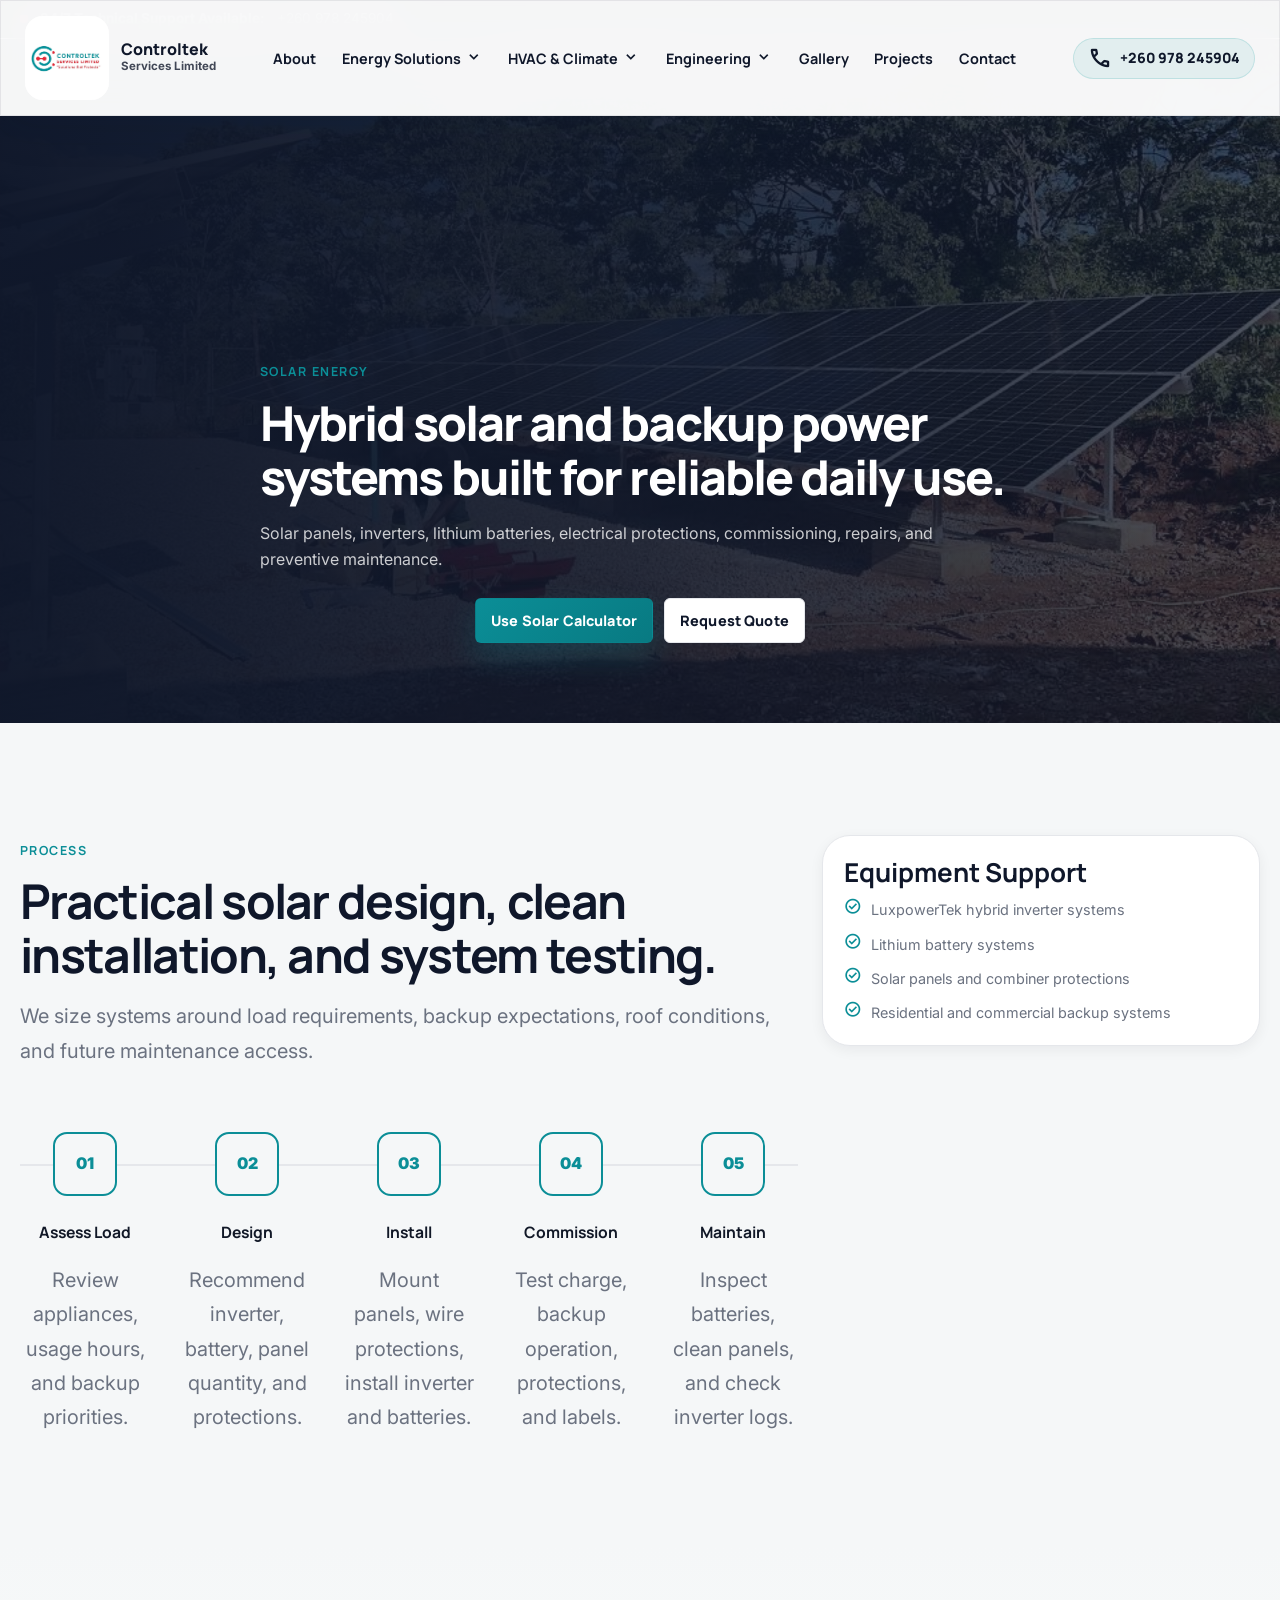
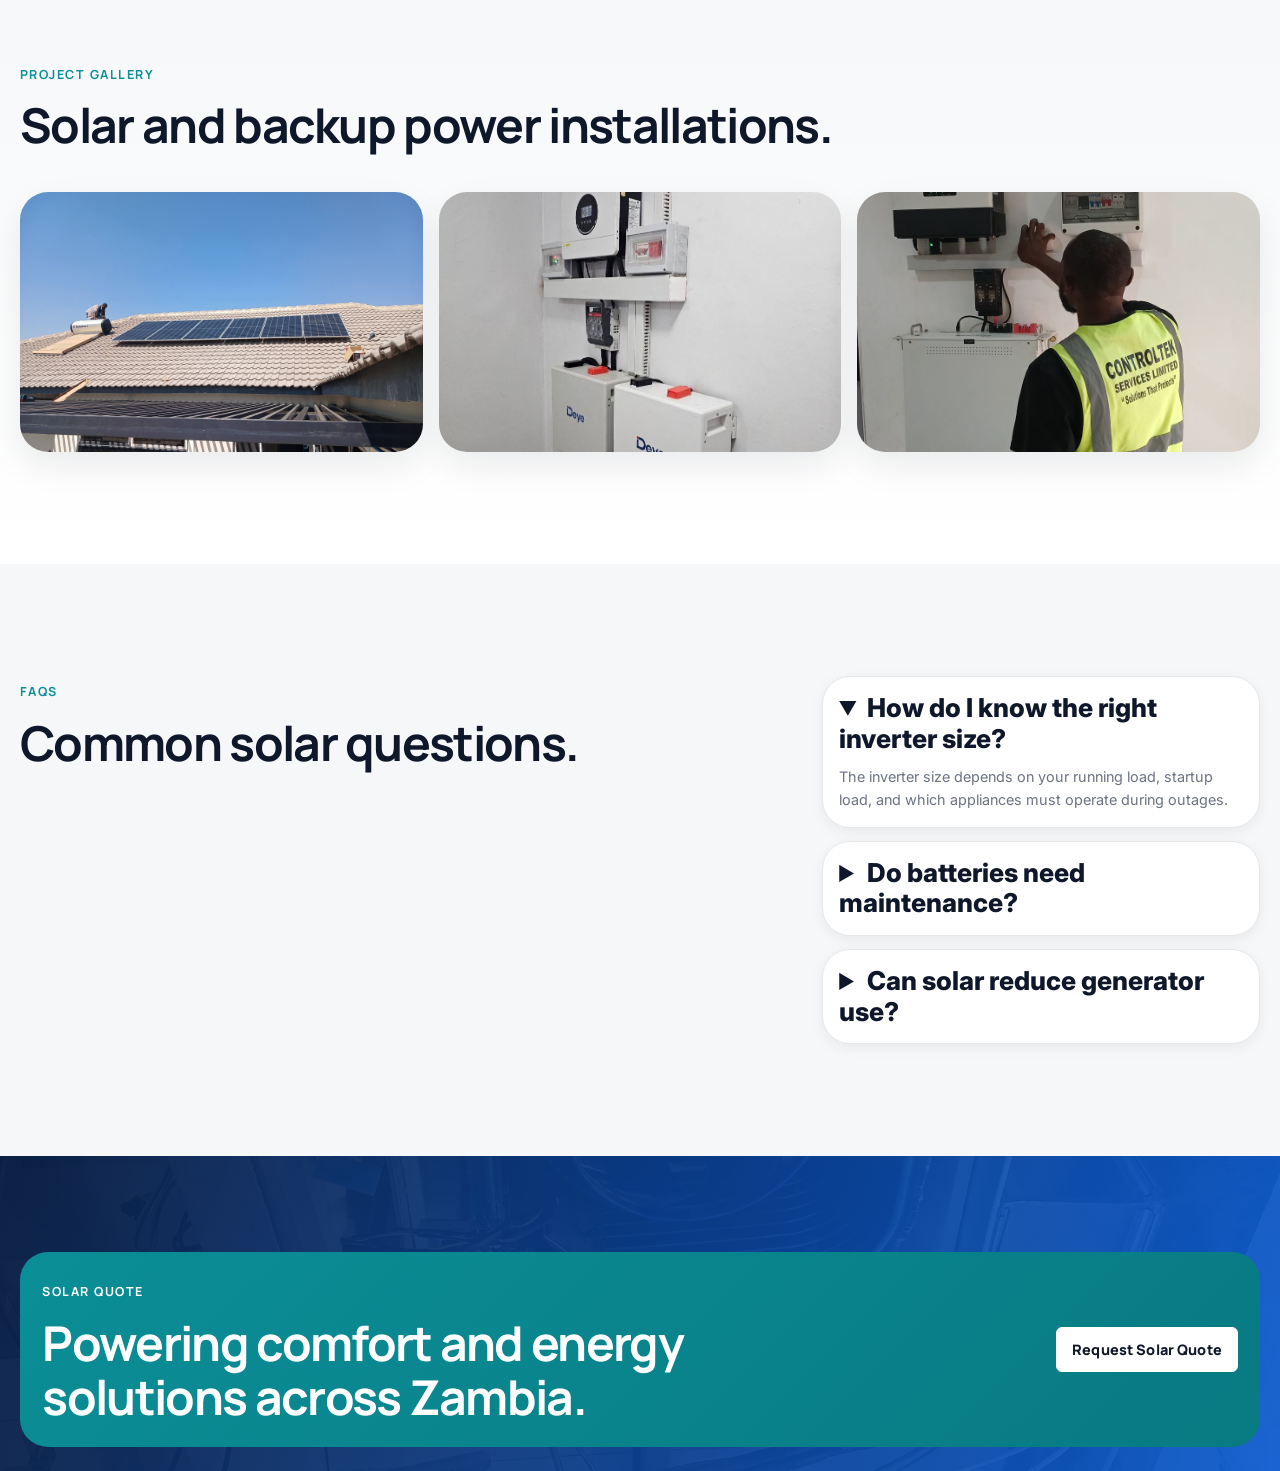
<file: solar.html>
<!DOCTYPE html>
<html lang="en">
<head>
  <meta charset="UTF-8" />
  <meta name="viewport" content="width=device-width, initial-scale=1.0" />
  <meta name="description" content="Solar installation, inverter backup, battery systems, and solar maintenance from Controltek Services Limited in Zambia." />
  <link rel="canonical" href="/solar.html" />
  <meta property="og:type" content="website" />
  <meta property="og:title" content="Solar Energy Solutions | Controltek Services Limited" />
  <meta property="og:description" content="Solar installation, inverter backup, battery systems, and solar maintenance from Controltek Services Limited in Zambia." />
  <meta property="og:image" content="Assets/logo.png" />
  <meta property="og:site_name" content="Controltek Services Limited" />
  <meta name="twitter:card" content="summary_large_image" />
  <meta name="twitter:title" content="Solar Energy Solutions | Controltek Services Limited" />
  <meta name="twitter:description" content="Solar installation, inverter backup, battery systems, and solar maintenance from Controltek Services Limited in Zambia." />
  <meta name="twitter:image" content="Assets/logo.png" />
  <meta name="theme-color" content="#0b1f35" />
  <title>Solar Energy Solutions | Controltek Services Limited</title>
  <link rel="icon" href="Assets/favicon.jpg" />
  <link rel="preconnect" href="https://fonts.googleapis.com" />
  <link rel="preconnect" href="https://fonts.gstatic.com" crossorigin />
  <link href="https://fonts.googleapis.com/css2?family=Inter:wght@400;500;600;700;800;900&family=Manrope:wght@400;500;600;700;800;900&family=Poppins:wght@400;500;600;700;800;900&family=Material+Symbols+Outlined:opsz,wght,FILL,GRAD@20..48,300..700,0..1,-50..200&display=swap" rel="stylesheet" />
  <link rel="stylesheet" href="styles.css" />
</head>
<body class="service-page">
  <div class="emergency-banner"><div class="section-shell"><span class="pulse-icon"></span><strong>24/7 Technical Support Available:</strong><a href="tel:+260978245904">+260 978 245904</a></div></div>
  <header class="site-header" id="siteHeader">
    <a class="brand" href="index.html#home" aria-label="Controltek Services Limited home">
      <img src="Assets/logo.jpg" alt="Controltek Services Limited logo" />
      <span>
        <strong>Controltek</strong>
        <small>Services Limited</small>
      </span>
    </a>

    <button class="nav-toggle" id="navToggle" type="button" aria-label="Open navigation" aria-expanded="false">
      <span></span>
      <span></span>
      <span></span>
    </button>

    <nav class="site-nav" id="siteNav" aria-label="Primary navigation">
      <a href="index.html#about">About</a>
      <div class="nav-item has-dropdown">
        <a href="solar.html">Energy Solutions <span class="material-symbols-outlined">expand_more</span></a>
        <div class="mega-menu mega-menu--energy">
          <div class="mega-menu__grid">
            <div class="mega-menu__col">
              <h4>Energy Solutions</h4>
              <a href="solar.html"><span class="material-symbols-outlined">solar_power</span> Solar Installation</a>
              <a href="solar.html"><span class="material-symbols-outlined">battery_charging_full</span> Battery Backup</a>
              <a href="solar.html"><span class="material-symbols-outlined">settings_backup_restore</span> Solar Maintenance</a>
            </div>
          </div>
        </div>
      </div>
      <div class="nav-item has-dropdown">
        <a href="hvac.html">HVAC &amp; Climate <span class="material-symbols-outlined">expand_more</span></a>
        <div class="mega-menu mega-menu--compact">
          <div class="mega-menu__grid">
            <div class="mega-menu__col">
              <h4>HVAC &amp; Climate</h4>
              <a href="hvac.html"><span class="material-symbols-outlined">mode_fan</span> Air Conditioning</a>
              <a href="hvac.html"><span class="material-symbols-outlined">hvac</span> Industrial Cooling</a>
              <a href="hvac.html"><span class="material-symbols-outlined">thermostat</span> Ventilation</a>
            </div>
          </div>
        </div>
      </div>
      <div class="nav-item has-dropdown">
        <a href="electrical.html">Engineering <span class="material-symbols-outlined">expand_more</span></a>
        <div class="mega-menu mega-menu--compact">
          <div class="mega-menu__grid">
            <div class="mega-menu__col">
              <h4>Engineering</h4>
              <a href="electrical.html"><span class="material-symbols-outlined">bolt</span> Electrical Works</a>
              <a href="plumbing.html"><span class="material-symbols-outlined">plumbing</span> Plumbing &amp; Pipes</a>
              <a href="construction.html"><span class="material-symbols-outlined">construction</span> Construction</a>
            </div>
          </div>
        </div>
      </div>
      <a href="index.html#gallery">Gallery</a>
      <a href="index.html#projects">Projects</a>
      <a href="index.html#contact">Contact</a>
    </nav>

    <div class="header-actions">
      <a class="header-call" href="tel:+260978245904">
        <span class="material-symbols-outlined" aria-hidden="true">call</span>
        +260 978 245904
      </a>
    </div>
  </header>

  <main>
    <section class="service-page-hero">
      <img src="Assets/639150536_122174072924752665_6450804661900491813_n.jpg" alt="Solar panel installation" />
      <div class="section-shell service-page-hero__content reveal">
        <span class="eyebrow">Solar Energy</span>
        <h1>Hybrid solar and backup power systems built for reliable daily use.</h1>
        <p>Solar panels, inverters, lithium batteries, electrical protections, commissioning, repairs, and preventive maintenance.</p>
        <div class="hero__actions"><a class="btn btn--primary" href="index.html#calculators">Use Solar Calculator</a><a class="btn btn--light" href="index.html#contact">Request Quote</a></div>
      </div>
    </section>

    <section class="section"><div class="section-shell service-detail-grid"><div class="section-copy reveal"><span class="eyebrow">Process</span><h2>Practical solar design, clean installation, and system testing.</h2><p>We size systems around load requirements, backup expectations, roof conditions, and future maintenance access.</p><div class="process-timeline"><div class="process-step"><div class="step-number">01</div><h3>Assess Load</h3><p>Review appliances, usage hours, and backup priorities.</p></div><div class="process-step"><div class="step-number">02</div><h3>Design</h3><p>Recommend inverter, battery, panel quantity, and protections.</p></div><div class="process-step"><div class="step-number">03</div><h3>Install</h3><p>Mount panels, wire protections, install inverter and batteries.</p></div><div class="process-step"><div class="step-number">04</div><h3>Commission</h3><p>Test charge, backup operation, protections, and labels.</p></div><div class="process-step"><div class="step-number">05</div><h3>Maintain</h3><p>Inspect batteries, clean panels, and check inverter logs.</p></div></div></div><aside class="detail-card reveal"><h3>Equipment Support</h3><ul class="detail-list"><li><span class="material-symbols-outlined">check_circle</span>LuxpowerTek hybrid inverter systems</li><li><span class="material-symbols-outlined">check_circle</span>Lithium battery systems</li><li><span class="material-symbols-outlined">check_circle</span>Solar panels and combiner protections</li><li><span class="material-symbols-outlined">check_circle</span>Residential and commercial backup systems</li></ul></aside></div></section>
    <section class="section services"><div class="section-shell"><div class="section-heading reveal"><span class="eyebrow">Project Gallery</span><h2>Solar and backup power installations.</h2></div><div class="service-gallery reveal"><img loading="lazy" src="Assets/611945073_122168276774752665_838514749293394637_n.jpg" alt="Rooftop solar installation" /><img loading="lazy" src="Assets/689459422_122184010568752665_5711642186320111911_n.jpg" alt="Inverter and battery backup system" /><img loading="lazy" src="Assets/596934024_122163626534752665_9095594185107708754_n.jpg" alt="Technician inspecting inverter system" /></div></div></section>
    <section class="section"><div class="section-shell service-detail-grid"><div class="section-copy reveal"><span class="eyebrow">FAQs</span><h2>Common solar questions.</h2></div><div class="faq-list reveal"><details open><summary>How do I know the right inverter size?</summary><p>The inverter size depends on your running load, startup load, and which appliances must operate during outages.</p></details><details><summary>Do batteries need maintenance?</summary><p>Battery systems should be checked for health, wiring condition, ventilation, settings, and operating logs.</p></details><details><summary>Can solar reduce generator use?</summary><p>Yes. A correctly sized hybrid system can reduce generator runtime and provide cleaner backup power.</p></details></div></div></section>
    <section class="cta-band"><div class="section-shell cta-band__inner"><div><span class="eyebrow">Solar Quote</span><h2>Powering comfort and energy solutions across Zambia.</h2></div><a class="btn btn--light" href="index.html#contact">Request Solar Quote</a></div></section>
  </main>
  <script src="script.js"></script>
</body>
</html>
</file>
<file: styles.css>
:root {
  /* Brand Palette */
  --navy: #0b1f35;
  --secondary: #12314a;
  --blue: #00939b;
  --deep-blue: #00767d;
  --cyan: #39cdd1;
  --silver: #d8e3e6;
  --white: #ffffff;
  --black: #020617;
  --light: #f7fafb;
  
  /* Semantic Colors */
  --bg-primary: #f7fafb;
  --bg-secondary: #eef4f5;
  --text-primary: #10242f;
  --text-secondary: #5f6e74;
  --muted: #5f6e74;
  --ink: #10242f;
  --line: #dce5e8;
  --accent: #e72736;
  --border: #dce5e8;
  --surface: #ffffff;
  --surface-border: #dce5e8;
  
  /* Shadows & Radius */
  --shadow: 0 16px 40px rgba(11, 31, 53, 0.08);
  --shadow-sm: 0 4px 14px rgba(11, 31, 53, 0.06);
  --shadow-md: 0 14px 34px rgba(11, 31, 53, 0.08);
  --shadow-lg: 0 24px 54px rgba(11, 31, 53, 0.12);
  --shadow-xl: 0 24px 54px rgba(11, 31, 53, 0.12);
  --radius: 24px;
  --radius-sm: 10px;
  --section: 96px;
  
  /* Animations */
  --ease: cubic-bezier(0.4, 0, 0.2, 1);
  --ease-out: cubic-bezier(0, 0, 0.2, 1);
  --ease-in: cubic-bezier(0.4, 0, 1, 1);
}

* {
  box-sizing: border-box;
}

html {
  scroll-behavior: smooth;
}

body {
  margin: 0;
  font-family: 'Inter', sans-serif;
  color: var(--text-primary);
  background: var(--bg-primary);
  line-height: 1.6;
  font-size: 18px;
  overflow-x: hidden;
  transition: background-color 0.3s var(--ease), color 0.3s var(--ease);
}

img {
  display: block;
  max-width: 100%;
}

a {
  color: inherit;
  text-decoration: none;
}

button,
input,
select,
textarea {
  font: inherit;
}

.material-symbols-outlined,
.material-icons {
  font-variation-settings: "FILL" 0, "wght" 500, "GRAD" 0, "opsz" 24;
}

.section-shell {
  width: min(1280px, calc(100% - 48px));
  margin: 0 auto;
}

.section {
  padding: var(--section) 0;
}

.section-heading {
  max-width: 760px;
  margin-bottom: 2.4rem;
}

.section-heading h2,
.section-copy h2,
.cta-band h2,
.contact__details h2 {
  margin: 0;
  color: var(--navy);
  font-size: 48px;
  line-height: 1.12;
  font-weight: 700;
}

.section-heading p,
.section-copy p,
.contact__details p {
  color: var(--muted);
  margin: 1.1rem 0 0;
  font-size: 18px;
  line-height: 1.7;
}

.eyebrow {
  display: inline-flex;
  align-items: center;
  margin-bottom: 0.85rem;
  color: var(--deep-blue);
  font-size: 0.78rem;
  font-weight: 700;
  text-transform: uppercase;
}

.emergency-banner {
  background: var(--navy);
  color: var(--white);
  padding: 8px 0;
  font-size: 0.85rem;
  border-bottom: 1px solid var(--surface-border);
  position: relative;
  z-index: 1001;
}

.emergency-banner .section-shell {
  display: flex;
  align-items: center;
  gap: 12px;
}

.pulse-icon {
  width: 8px;
  height: 8px;
  background: #ff3e3e;
  border-radius: 2px;
  display: inline-block;
  animation: pulse 2s infinite;
}

@keyframes pulse {
  0% { transform: scale(0.95); opacity: 0.7; }
  70% { transform: scale(1); opacity: 1; }
  100% { transform: scale(0.95); opacity: 0.7; }
}

.btn {
  display: inline-flex;
  align-items: center;
  justify-content: center;
  gap: 0.55rem;
  min-height: 40px;
  padding: 0.62rem 0.92rem;
  border: 1px solid transparent;
  border-radius: var(--radius-sm);
  font-weight: 700;
  font-size: 0.9rem;
  cursor: pointer;
  transition: transform 220ms ease, box-shadow 220ms ease, background 220ms ease, color 220ms ease, border-color 220ms ease;
}

.btn:hover {
  transform: translateY(-1px);
}

.btn--primary {
  color: var(--white);
  background: var(--blue);
  box-shadow: var(--shadow-sm);
}

.btn--primary:hover {
  background: #084eb5;
}

.btn--light {
  color: var(--navy);
  background: var(--white);
  border-color: rgba(255, 255, 255, 0.5);
}

.btn--light:hover {
  color: var(--deep-blue);
}

.btn--outline {
  color: var(--white);
  background: transparent;
  border-color: rgba(255, 255, 255, 0.45);
}

.btn--outline:hover {
  background: var(--white);
  color: var(--navy);
  border-color: var(--white);
}

.btn--wide {
  width: 100%;
}

.site-header {
  position: fixed;
  top: 0;
  left: 0;
  right: 0;
  z-index: 1000;
  display: grid;
  grid-template-columns: auto 1fr auto;
  align-items: center;
  gap: 1.2rem;
  width: 100%;
  max-width: 100%;
  margin: 0;
  padding: 0.8rem 1.5rem;
  color: #ffffff;
  background: transparent;
  border: none;
  border-radius: 0;
  transition: background 220ms ease, box-shadow 220ms ease, top 220ms ease, border-color 220ms ease;
}

.site-header.is-scrolled {
  top: 0;
  background: #ffffff;
  color: var(--navy);
  border-bottom: 1px solid rgba(10, 31, 68, 0.12);
  box-shadow: 0 8px 24px rgba(2, 8, 23, 0.12);
}

.brand {
  display: inline-flex;
  align-items: center;
  gap: 0.75rem;
}

.brand img {
  width: 48px;
  height: 48px;
  border-radius: 0;
  object-fit: cover;
  background: var(--white);
}

.brand strong {
  display: block;
  font-size: 1rem;
  line-height: 1;
  font-weight: 900;
}

.brand small {
  display: block;
  color: currentColor;
  opacity: 0.78;
  font-size: 0.72rem;
  font-weight: 700;
}

.site-nav {
  justify-self: center;
  display: flex;
  align-items: center;
  gap: 1.2rem;
  font-size: 0.9rem;
  font-weight: 700;
}

.site-nav a {
  position: relative;
  padding: 0.55rem 0.2rem;
  opacity: 1;
  color: #f8fafc;
  transition: opacity 180ms ease, color 180ms ease;
}

.site-nav a::after {
  content: "";
  position: absolute;
  left: 0;
  right: 0;
  bottom: 0.2rem;
  height: 2px;
  background: var(--cyan);
  transform: scaleX(0);
  transform-origin: left;
  transition: transform 180ms ease;
}

.site-nav a:hover,
.site-nav a.is-active {
  color: #57b5ff;
  opacity: 1;
}

.site-nav a:hover::after,
.site-nav a.is-active::after {
  transform: scaleX(1);
}

.nav-item {
  position: relative;
}

.has-dropdown > a {
  display: flex;
  align-items: center;
  gap: 0.25rem;
}

.has-dropdown > a span {
  font-size: 1.1rem;
  transition: transform 0.3s;
}

.has-dropdown:hover > a span {
  transform: rotate(180deg);
}

.mega-menu {
  position: absolute;
  top: 100%;
  left: 50%;
  transform: translateX(-50%) translateY(10px);
  width: min(800px, 90vw);
  background: var(--bg-primary);
  border: 1px solid var(--border);
  border-radius: var(--radius);
  box-shadow: var(--shadow-lg);
  padding: 2rem;
  opacity: 0;
  visibility: hidden;
  transition: all 0.3s var(--ease);
  z-index: 1002;
}

.mega-menu--energy {
  width: min(380px, 90vw);
}

.mega-menu--energy .mega-menu__grid {
  grid-template-columns: 1fr;
  gap: 0;
}

.mega-menu--compact {
  width: min(380px, 90vw);
}

.mega-menu--compact .mega-menu__grid {
  grid-template-columns: 1fr;
  gap: 0;
}

.has-dropdown:hover .mega-menu {
  opacity: 1;
  visibility: visible;
  transform: translateX(-50%) translateY(0);
}

.mega-menu__grid {
  display: grid;
  grid-template-columns: repeat(3, 1fr);
  gap: 2rem;
}

.mega-menu__col h4 {
  font-size: 0.85rem;
  text-transform: uppercase;
  color: var(--blue);
  margin-bottom: 1rem;
  letter-spacing: 0.05em;
}

.mega-menu__col a {
  display: flex;
  align-items: center;
  gap: 0.75rem;
  padding: 0.5rem 0;
  font-size: 0.95rem;
  color: var(--text-primary);
  transition: color 0.2s;
}

.mega-menu__col a:hover {
  color: var(--blue);
}

.mega-menu__col .material-symbols-outlined {
  font-size: 1.25rem;
  color: var(--text-secondary);
}

.header-actions {
  display: flex;
  align-items: center;
  gap: 1rem;
}

.header-call {
  display: inline-flex;
  align-items: center;
  gap: 0.45rem;
  padding: 0.78rem 0.9rem;
  border: 1px solid rgba(255, 255, 255, 0.2);
  border-radius: 8px;
  font-size: 0.86rem;
  font-weight: 800;
  background: rgba(255, 255, 255, 0.08);
}

.site-header.is-scrolled .header-call {
  border-color: rgba(11, 94, 215, 0.16);
  background: rgba(11, 94, 215, 0.08);
  color: var(--deep-blue);
}

.nav-toggle {
  display: none;
  width: 44px;
  height: 44px;
  border: 0;
  border-radius: var(--radius-sm);
  background: transparent;
  border: 1px solid currentColor;
  cursor: pointer;
}

.nav-toggle span {
  display: block;
  width: 20px;
  height: 2px;
  margin: 5px auto;
  background: currentColor;
  transition: transform 180ms ease, opacity 180ms ease;
}

.hero {
  position: relative;
  min-height: 100vh;
  display: flex;
  flex-direction: column;
  justify-content: center;
  padding: 12rem 0 0;
  overflow: hidden;
  color: var(--white);
  background: var(--navy);
}

.hero__backgrounds,
.hero__image,
.hero__overlay,
.hero__particles {
  position: absolute;
  inset: 0;
  width: 100%;
  height: 100%;
}

.hero__backgrounds {
  z-index: 0;
  overflow: hidden;
  pointer-events: none;
}

.hero__background-track {
  display: flex;
  width: 100%;
  height: 100%;
  transform: translate3d(0, 0, 0);
  transition: transform 1000ms cubic-bezier(0.77, 0, 0.18, 1);
  will-change: transform;
}

.hero__background-slide {
  position: relative;
  flex: 0 0 100%;
  height: 100%;
  background-position: center center;
  background-repeat: no-repeat;
  background-size: cover;
  transform: scale(1.04);
}

.hero__background-slide::after {
  content: "";
  position: absolute;
  inset: 0;
  background:
    linear-gradient(90deg, rgba(5, 18, 40, 0.16) 0%, rgba(5, 18, 40, 0.04) 42%, rgba(5, 18, 40, 0.14) 100%),
    linear-gradient(180deg, rgba(5, 18, 40, 0.08) 0%, rgba(5, 18, 40, 0.22) 100%);
}

.hero__blueprint {
  position: absolute;
  inset: 0;
  z-index: 2;
  background-image: 
    linear-gradient(rgba(0, 194, 255, 0.1) 1px, transparent 1px),
    linear-gradient(90deg, rgba(0, 194, 255, 0.1) 1px, transparent 1px),
    linear-gradient(rgba(0, 194, 255, 0.05) 1px, transparent 1px),
    linear-gradient(90deg, rgba(0, 194, 255, 0.05) 1px, transparent 1px);
  background-size: 100px 100px, 100px 100px, 20px 20px, 20px 20px;
  background-position: center center;
  transform: translate3d(0, var(--hero-parallax-y, 0), 0);
  animation: none;
  opacity: 0.22;
  pointer-events: none;
}

@keyframes blueprintMove {
  from { background-position: 0 0; }
  to { background-position: 500px 500px; }
}

.hero__image {
  z-index: 0;
  object-fit: cover;
  opacity: 0.72;
  transform: scale(1.02);
  animation: heroZoom 16s ease-in-out infinite alternate;
}

.hero__overlay {
  z-index: 1;
  background:
    linear-gradient(90deg, rgba(5, 18, 40, 0.96) 0%, rgba(5, 18, 40, 0.82) 42%, rgba(5, 18, 40, 0.42) 100%),
    linear-gradient(180deg, rgba(5, 18, 40, 0.2) 0%, rgba(5, 18, 40, 0.88) 100%);
}

.hero__overlay::after {
  content: "";
  position: absolute;
  inset: 0;
  background-image:
    linear-gradient(rgba(255, 255, 255, 0.06) 1px, transparent 1px),
    linear-gradient(90deg, rgba(255, 255, 255, 0.05) 1px, transparent 1px);
  background-size: 76px 76px;
  mask-image: linear-gradient(90deg, #000 0%, transparent 78%);
  opacity: 0.38;
}

.hero__particles {
  z-index: 3;
  pointer-events: none;
  mix-blend-mode: screen;
  display: none;
}

.hero__content {
  position: relative;
  z-index: 4;
  display: grid;
  grid-template-columns: minmax(0, 0.9fr) minmax(320px, 0.45fr);
  align-items: center;
  gap: 2.5rem;
  width: min(1280px, calc(100% - 48px));
  margin: 0 auto;
  padding-bottom: 2.5rem;
}

.hero__copy {
  max-width: 780px;
}

.hero .eyebrow {
  color: #8ee9ff;
}

.hero h1 {
  margin: 0;
  font-size: 72px;
  line-height: 1.05;
  font-weight: 700;
}

.hero p {
  max-width: 700px;
  margin: 1.35rem 0 0;
  color: rgba(255, 255, 255, 0.84);
  font-size: 18px;
  line-height: 1.7;
}

.hero__actions {
  display: flex;
  flex-wrap: wrap;
  gap: 0.9rem;
  margin-top: 2rem;
}

.surface-card {
  background: transparent;
  border: 1px solid rgba(11, 31, 53, 0.12);
  border-radius: var(--radius);
  box-shadow: none;
}

.floating-stats {
  position: relative;
  z-index: 4;
  display: grid;
  grid-template-columns: repeat(4, 1fr);
  gap: 0.85rem;
  width: min(1280px, calc(100% - 48px));
  margin: 0 auto;
  padding: 1.5rem 0 2.5rem;
}

.floating-stats article {
  display: flex;
  align-items: center;
  gap: 0.75rem;
  min-height: 78px;
  padding: 1rem;
  color: var(--navy);
  background: var(--white);
  border: 1px solid var(--border);
  border-radius: var(--radius);
  box-shadow: var(--shadow-sm);
  font-size: 0.92rem;
}

.floating-stats .material-symbols-outlined {
  color: var(--blue);
  font-size: 2rem;
}

.impact-strip {
  padding: 1.5rem 0 0;
  background: linear-gradient(180deg, #f5f9ff 0%, #f8fbff 100%);
}

.impact-strip__grid {
  display: grid;
  grid-template-columns: minmax(0, 0.8fr) minmax(0, 1fr);
  gap: 2rem;
  padding: 2rem;
  background: var(--white);
  border: 1px solid rgba(11, 94, 215, 0.12);
  border-radius: calc(var(--radius) + 4px);
  box-shadow: var(--shadow-sm);
}

.impact-strip__intro h2 {
  margin: 0;
  color: var(--navy);
  font-size: 2rem;
  line-height: 1.15;
}

.impact-strip__intro p {
  margin: 1rem 0 0;
  color: var(--muted);
  font-size: 1rem;
  max-width: 640px;
}

.impact-grid {
  display: grid;
  grid-template-columns: repeat(2, minmax(0, 1fr));
  gap: 1rem;
}

.impact-card {
  padding: 1.2rem;
  background: linear-gradient(180deg, #ffffff, #f8fbff);
  border: 1px solid var(--border);
  border-radius: var(--radius);
}

.impact-card .material-symbols-outlined {
  display: grid;
  place-items: center;
  width: 44px;
  height: 44px;
  margin-bottom: 0.9rem;
  color: var(--blue);
  background: rgba(11, 94, 215, 0.08);
  border-radius: 10px;
}

.impact-card h3 {
  margin: 0 0 0.4rem;
  color: var(--navy);
  font-size: 1rem;
}

.impact-card p {
  margin: 0;
  color: var(--muted);
  font-size: 0.92rem;
}

.trusted-by {
  padding: 3rem 0;
  background: var(--bg-secondary);
  border-bottom: 1px solid var(--border);
}

.trusted-by__label {
  display: block;
  text-align: center;
  font-size: 0.75rem;
  font-weight: 700;
  text-transform: uppercase;
  color: var(--text-secondary);
  margin-bottom: 2rem;
  letter-spacing: 0.05em;
}

.trust-grid {
  display: grid;
  grid-template-columns: repeat(3, minmax(0, 1fr));
  gap: 1rem;
}

.trust-card {
  padding: 1.2rem 1.1rem;
  border: 1px solid var(--border);
  border-radius: 22px;
  background: rgba(255, 255, 255, 0.92);
  box-shadow: var(--shadow-sm);
  text-align: center;
}

.trust-card .material-symbols-outlined {
  display: grid;
  place-items: center;
  width: 48px;
  height: 48px;
  margin: 0 auto 0.85rem;
  color: var(--blue);
  background: rgba(11, 142, 151, 0.08);
  border-radius: 14px;
}

.trust-card strong {
  display: block;
  color: var(--navy);
  font-size: 1rem;
  line-height: 1.2;
}

.trust-card p {
  margin: 0.45rem 0 0;
  color: var(--muted);
  font-size: 0.94rem;
  line-height: 1.6;
}

.trusted-by__logos {
  display: flex;
  justify-content: center;
  align-items: center;
  flex-wrap: wrap;
  gap: 3rem;
  opacity: 0.6;
}

.logo-item span {
  font-size: 1.12rem;
  font-weight: 900;
  color: var(--navy);
  letter-spacing: -0.02em;
}

.about {
  background: var(--white);
}

.about__grid {
  display: grid;
  grid-template-columns: minmax(0, 0.9fr) minmax(320px, 0.72fr);
  gap: 3rem;
  align-items: center;
}

.about__visual {
  position: relative;
}

.about__visual img {
  width: 100%;
  min-height: 430px;
  object-fit: cover;
  border-radius: var(--radius);
}

.about__badge {
  position: absolute;
  right: 1.1rem;
  bottom: 1.1rem;
  max-width: 270px;
  padding: 1rem;
  color: var(--white);
  background: rgba(10, 31, 68, 0.92);
  border-left: 4px solid var(--cyan);
  border-radius: 2px;
}

.about__badge .material-symbols-outlined {
  color: var(--cyan);
}

.about__badge strong,
.about__badge small {
  display: block;
}

.about__badge small {
  margin-top: 0.25rem;
  color: rgba(255, 255, 255, 0.76);
}

.about__infographic {
  grid-column: 1 / -1;
  display: grid;
  grid-template-columns: repeat(3, 1fr);
  gap: 1rem;
}

.about__infographic article,
.service-card,
.testimonial,
.contact-form {
  border: 1px solid var(--line);
  border-radius: var(--radius);
  background: var(--white);
  box-shadow: var(--shadow-sm);
}

.about__infographic article {
  padding: 1.4rem;
}

.about__infographic .material-symbols-outlined,
.service-card__arrow {
  display: grid;
  place-items: center;
  width: 50px;
  height: 50px;
  margin-bottom: 1rem;
  color: var(--deep-blue);
  background: rgba(11, 94, 215, 0.08);
  border-radius: var(--radius-sm);
  font-size: 1.8rem;
}

.about__infographic h3,
.service-card h3,
.why__list h3,
.plans h3 {
  margin: 0;
  color: var(--navy);
  font-size: 0.96rem;
}

.about__infographic p,
.service-card p,
.why__list p,
.plans p {
  margin: 0.45rem 0 0;
  color: var(--muted);
  font-size: 0.88rem;
}

/* Process Section */
.process-timeline {
  display: grid;
  grid-template-columns: repeat(5, 1fr);
  gap: 2rem;
  position: relative;
  margin-top: 4rem;
}

.process-timeline::before {
  content: "";
  position: absolute;
  top: 2rem;
  left: 0;
  right: 0;
  height: 2px;
  background: var(--border);
  z-index: 0;
}

.process-step {
  position: relative;
  z-index: 1;
  text-align: center;
}

.step-number {
  width: 4rem;
  height: 4rem;
  background: var(--bg-primary);
  border: 2px solid var(--blue);
  color: var(--blue);
  border-radius: var(--radius-sm);
  display: flex;
  align-items: center;
  justify-content: center;
  margin: 0 auto 1.5rem;
  font-weight: 900;
  font-size: 1rem;
  transition: transform 0.3s var(--ease), background 0.3s var(--ease), color 0.3s var(--ease);
}

.process-step:hover .step-number {
  transform: scale(1.1);
  background: var(--blue);
  color: var(--white);
}

.process-step h3 {
  font-size: 0.98rem;
  margin-bottom: 0.5rem;
}

.process-step p {
  font-size: 0.86rem;
  color: var(--text-secondary);
}

/* Industries Section */
.industries-grid {
  display: grid;
  grid-template-columns: repeat(auto-fit, minmax(200px, 1fr));
  gap: 1.5rem;
}

.industry-card {
  padding: 2.5rem 1.5rem;
  text-align: center;
  background: var(--bg-secondary);
  border: 1px solid var(--border);
  border-radius: var(--radius);
  box-shadow: var(--shadow-sm);
  transition: transform 0.3s var(--ease), box-shadow 0.3s var(--ease);
}

.industry-card:hover {
  transform: translateY(-5px);
  box-shadow: var(--shadow-lg);
  border-color: var(--blue);
}

.industry-card .material-symbols-outlined {
  font-size: 2.1rem;
  color: var(--blue);
  margin-bottom: 1rem;
}

.services,
.maintenance {
  background: var(--light);
}

.services__grid {
  display: grid;
  grid-template-columns: repeat(3, 1fr);
  gap: 1.5rem;
}

.service-card {
  position: relative;
  min-height: 260px;
  padding: 32px;
  overflow: hidden;
  transition: transform 220ms ease, box-shadow 220ms ease, border-color 220ms ease;
}

.service-card::after {
  content: "";
  position: absolute;
  left: 0;
  right: 0;
  bottom: 0;
  height: 3px;
  background: linear-gradient(90deg, var(--deep-blue), var(--cyan));
  transform: scaleX(0);
  transform-origin: left;
  transition: transform 220ms ease;
}

.service-card:hover {
  transform: translateY(-6px);
  border-color: rgba(11, 94, 215, 0.24);
  box-shadow: var(--shadow-lg);
}

.service-card:hover::after {
  transform: scaleX(1);
}

.safety__grid {
  display: grid;
  grid-template-columns: 1.2fr 0.8fr;
  gap: 4rem;
  align-items: center;
}

.safety {
  background: var(--navy);
  color: var(--white);
}

.safety .eyebrow,
.safety h2,
.safety h3 {
  color: var(--white);
}

.safety p,
.safety-list li {
  color: rgba(255, 255, 255, 0.78);
}

.safety-list {
  list-style: none;
  padding: 0;
  margin: 2rem 0 0;
  display: grid;
  grid-template-columns: repeat(2, 1fr);
  gap: 1.5rem;
}

.safety-list li {
  display: flex;
  align-items: center;
  gap: 0.75rem;
  font-size: 0.95rem;
  font-weight: 600;
}

.safety-list .material-symbols-outlined {
  color: var(--cyan);
}

.safety-badge {
  padding: 2.5rem;
  background: var(--secondary, #1e293b);
  color: var(--white);
  border-radius: var(--radius);
  border: 1px solid rgba(255, 255, 255, 0.14);
  box-shadow: var(--shadow-lg);
  text-align: center;
  position: relative;
  overflow: hidden;
}

.safety-badge .material-symbols-outlined {
  font-size: 3.5rem;
  color: var(--cyan);
  margin-bottom: 1rem;
}

.safety-badge strong {
  display: block;
  font-size: 1.2rem;
  margin-bottom: 0.5rem;
}

.cert-grid {
  display: flex;
  justify-content: space-between;
  align-items: center;
  flex-wrap: wrap;
  gap: 2rem;
  padding: 2.5rem;
  background: var(--bg-secondary);
  border: 1px solid var(--border);
  border-radius: var(--radius);
}

.cert-item {
  font-size: 0.95rem;
  font-weight: 800;
  color: var(--text-secondary);
  opacity: 0.7;
  transition: opacity 0.3s;
}

.cert-item:hover {
  opacity: 1;
  color: var(--blue);
}

.equipment {
  background:
    linear-gradient(180deg, rgba(248, 250, 252, 0.96), rgba(248, 250, 252, 0.96)),
    url("Assets/690638244_122183603390752665_5845446622563324132_n.jpg") center / cover;
}

.equipment-grid {
  display: grid;
  grid-template-columns: repeat(6, 1fr);
  gap: 1rem;
}

.equipment-grid article {
  min-height: 154px;
  padding: 1rem;
  border: 1px solid rgba(226, 232, 240, 0.9);
  border-radius: var(--radius);
  background: var(--white);
  transition: transform 220ms ease, border-color 220ms ease, box-shadow 220ms ease;
}

.equipment-grid article:hover {
  transform: translateY(-5px);
  border-color: rgba(11, 94, 215, 0.28);
}

.equipment-grid .material-symbols-outlined {
  display: grid;
  place-items: center;
  width: 42px;
  height: 42px;
  margin-bottom: 0.8rem;
  color: var(--blue);
  background: rgba(11, 94, 215, 0.08);
  border-radius: 2px;
}

.equipment-grid strong,
.equipment-grid small {
  display: block;
}

.equipment-grid strong {
  color: var(--navy);
  font-size: 0.92rem;
  line-height: 1.25;
}

.equipment-grid small {
  margin-top: 0.25rem;
  color: var(--text-secondary);
  font-size: 0.78rem;
  line-height: 1.35;
}

.why {
  background: var(--white);
}

.why__grid {
  display: grid;
  grid-template-columns: minmax(0, 0.7fr) minmax(0, 1fr);
  gap: 3rem;
  align-items: start;
}

.why .btn {
  margin-top: 1.6rem;
}

.why__list {
  display: grid;
  grid-template-columns: repeat(2, 1fr);
  gap: 1rem;
}

.why__list article {
  display: grid;
  grid-template-columns: auto 1fr;
  gap: 0.95rem;
  padding: 1.1rem;
  border: 1px solid var(--line);
  border-radius: var(--radius);
  background: linear-gradient(180deg, var(--white), #fbfdff);
  transition: transform 220ms ease, border-color 220ms ease;
}

.why__list article:hover {
  transform: translateY(-4px);
  border-color: rgba(11, 94, 215, 0.22);
}

.why__list .material-symbols-outlined {
  display: grid;
  place-items: center;
  width: 44px;
  height: 44px;
  color: var(--cyan);
  background: var(--navy);
  border-radius: 2px;
}

.calculators-grid {
  display: grid;
  grid-template-columns: repeat(auto-fit, minmax(300px, 1fr));
  gap: 2rem;
}

.calc-card {
  padding: 2rem;
  display: flex;
  flex-direction: column;
  gap: 1.5rem;
}

.calc-header {
  display: flex;
  align-items: center;
  gap: 1rem;
}

.calc-header .material-symbols-outlined {
  font-size: 2rem;
  color: var(--blue);
}

.calc-header h3 {
  font-size: 1.05rem;
  margin: 0;
}

.calc-body {
  display: flex;
  flex-direction: column;
  gap: 1.25rem;
}

.checkbox-group {
  display: flex;
  flex-direction: column;
  gap: 0.5rem;
  margin-top: 0.5rem;
}

.checkbox-group label {
  display: flex;
  align-items: center;
  gap: 0.5rem;
  font-size: 0.9rem;
  cursor: pointer;
}

.calc-result {
  margin-top: 1rem;
  padding: 1rem;
  background: var(--bg-secondary);
  border-radius: 2px;
  border-left: 4px solid var(--blue);
  font-size: 0.9rem;
  display: none;
}

.calc-result.is-active {
  display: block;
}

.calc-result strong {
  display: block;
  font-size: 1.1rem;
  color: var(--blue);
}

.cta-band {
  padding: 96px 0;
  color: var(--white);
  background:
    linear-gradient(110deg, rgba(10, 31, 68, 0.96), rgba(11, 94, 215, 0.9)),
    url("Assets/619689058_122170756202752665_2870360204453047976_n.jpg") center / cover;
}

.cta-band__inner {
  display: flex;
  align-items: center;
  justify-content: space-between;
  gap: 2rem;
}

.cta-band .eyebrow,
.cta-band h2 {
  color: var(--white);
}

.cta-band h2 {
  max-width: 800px;
  font-size: 2rem;
}

.projects {
  background: var(--white);
}

.projects__intro {
  display: grid;
  grid-template-columns: minmax(0, 1.25fr) minmax(280px, 0.75fr);
  gap: 1.5rem;
  align-items: start;
  margin-bottom: 2rem;
}

.projects__summary {
  padding: 1.4rem;
  background: linear-gradient(180deg, rgba(11, 142, 151, 0.04), rgba(11, 94, 215, 0.04));
}

.projects__summary strong {
  display: block;
  margin-bottom: 0.75rem;
  color: var(--navy);
  font-size: 1rem;
}

.projects__summary p {
  margin: 0;
  color: var(--muted);
  font-size: 0.98rem;
  line-height: 1.65;
}

.projects__highlights {
  list-style: none;
  margin: 1rem 0 0;
  padding: 0;
  display: grid;
  gap: 0.7rem;
}

.projects__highlights li {
  display: flex;
  align-items: center;
  gap: 0.7rem;
  color: var(--navy);
  font-size: 0.95rem;
  font-weight: 650;
}

.projects__highlights li::before {
  content: "";
  width: 10px;
  height: 10px;
  flex: none;
  border-radius: 999px;
  background: linear-gradient(135deg, var(--blue), var(--cyan));
}

.projects__grid {
  display: grid;
  grid-template-columns: repeat(2, minmax(0, 1fr));
  grid-auto-rows: 360px;
  gap: 1rem;
}

.projects__video-grid {
  display: grid;
  grid-template-columns: repeat(4, minmax(0, 1fr));
  gap: 1rem;
  margin-top: 1rem;
}

.video-card {
  position: relative;
  overflow: hidden;
  border-radius: var(--radius);
  background: var(--black);
  box-shadow: var(--shadow-md);
  min-height: 280px;
  display: grid;
  grid-template-rows: minmax(180px, 1fr) auto;
}

.video-card iframe,
.video-card video {
  width: 100%;
  height: 100%;
  border: 0;
  background: #000;
  display: block;
}

.video-card__meta {
  padding: 1rem;
  background: var(--white);
}

.video-card__meta span {
  display: inline-flex;
  margin-bottom: 0.35rem;
  color: var(--navy);
  font-size: 0.75rem;
  font-weight: 800;
  text-transform: uppercase;
  letter-spacing: 0.1em;
}

.video-card__meta h3 {
  margin: 0 0 0.6rem;
  color: var(--navy);
  font-size: 1rem;
  line-height: 1.3;
}

.video-card__meta a {
  color: var(--blue);
  font-weight: 700;
}

@media (max-width: 1080px) {
  .projects__video-grid {
    grid-template-columns: repeat(2, minmax(0, 1fr));
  }
}

@media (max-width: 700px) {
  .projects__grid,
  .projects__video-grid {
    grid-template-columns: 1fr;
  }
}

.project-card {
  position: relative;
  overflow: hidden;
  min-height: 360px;
  border-radius: var(--radius);
  background: var(--navy);
  box-shadow: var(--shadow-md);
}

.project-card img {
  width: 100%;
  height: 100%;
  object-fit: cover;
  transition: transform 500ms ease;
}

.project-card::after {
  content: "";
  position: absolute;
  inset: 0;
  background: linear-gradient(180deg, transparent 30%, rgba(5, 18, 40, 0.9) 100%);
}

.project-card div {
  position: absolute;
  left: 1rem;
  right: 1rem;
  bottom: 1rem;
  z-index: 2;
  color: var(--white);
  transform: translateY(8px);
  transition: transform 260ms ease;
}

.project-card span {
  display: inline-flex;
  margin-bottom: 0.35rem;
  color: #9defff;
  font-size: 0.76rem;
  font-weight: 850;
  text-transform: uppercase;
}

.project-card h3 {
  margin: 0;
  max-width: 420px;
  font-size: 1.05rem;
  line-height: 1.18;
}

.project-card:hover img {
  transform: scale(1.07);
}

.project-card:hover div {
  transform: translateY(0);
}

.maintenance__grid {
  display: grid;
  grid-template-columns: minmax(300px, 0.72fr) minmax(0, 0.9fr);
  gap: 3rem;
  align-items: center;
}

.maintenance__image img {
  width: 100%;
  min-height: 620px;
  object-fit: cover;
  border-radius: var(--radius);
}

.plans {
  display: grid;
  gap: 1rem;
  margin-top: 1.7rem;
}

.plans article {
  display: grid;
  grid-template-columns: auto 1fr;
  gap: 0.95rem;
  padding: 1rem;
  border: 1px solid var(--line);
  border-radius: var(--radius);
  background: var(--white);
}

.plans .material-symbols-outlined {
  display: grid;
  place-items: center;
  width: 50px;
  height: 50px;
  color: var(--white);
  background: var(--deep-blue);
  border-radius: 2px;
}

.testimonials {
  background:
    linear-gradient(180deg, rgba(255, 255, 255, 0.94), rgba(255, 255, 255, 0.94)),
    url("Assets/677022811_122182130360752665_5113203941405787266_n.jpg") center / cover fixed;
}

.testimonials__grid {
  display: grid;
  grid-template-columns: repeat(3, 1fr);
  gap: 1rem;
}

.testimonial {
  padding: 1.4rem;
  transition: transform 220ms ease, box-shadow 220ms ease;
}

.testimonial:hover {
  transform: translateY(-5px);
}

.stars {
  color: #f7b500;
  font-size: 0.9rem;
}

.testimonial p {
  color: var(--navy);
  font-size: 0.94rem;
}

.testimonial strong,
.testimonial small {
  display: block;
}

.testimonial small {
  color: var(--muted);
}

.contact {
  color: var(--white);
  background:
    linear-gradient(135deg, rgba(7, 23, 47, 0.97), rgba(10, 31, 68, 0.94)),
    url("Assets/622890523_122170755968752665_7470325704071682542_n.jpg") center / cover;
}

.contact__grid {
  display: grid;
  grid-template-columns: minmax(0, 0.85fr) minmax(320px, 0.7fr);
  gap: 3rem;
  align-items: start;
}

.contact .eyebrow,
.contact h2 {
  color: var(--white);
}

.contact__details p {
  color: rgba(255, 255, 255, 0.74);
}

.contact-card {
  display: grid;
  gap: 0.8rem;
  margin: 1.7rem 0;
}

.contact-card article {
  display: grid;
  grid-template-columns: auto 1fr;
  gap: 0.9rem;
  padding: 1rem;
  border: 1px solid rgba(255, 255, 255, 0.14);
  border-radius: var(--radius);
  background: transparent;
  box-shadow: none;
}

.contact-card .material-symbols-outlined {
  color: var(--cyan);
}

.contact-card strong,
.contact-card a,
.contact-card p {
  display: block;
  margin: 0;
}

.contact-card a,
.contact-card p {
  color: rgba(255, 255, 255, 0.78);
}

.contact-card a:hover {
  color: var(--cyan);
}

.contact-form {
  padding: 1.3rem;
  color: var(--ink);
}

.form-row {
  display: grid;
  gap: 0.45rem;
  margin-bottom: 1rem;
}

.form-row label {
  color: var(--navy);
  font-size: 0.86rem;
  font-weight: 800;
}

.form-row input,
.form-row select,
.form-row textarea {
  width: 100%;
  border: 1px solid var(--line);
  border-radius: 8px;
  padding: 0.92rem 0.95rem;
  color: var(--ink);
  background: #fbfdff;
  outline: none;
  transition: border-color 180ms ease, box-shadow 180ms ease;
  font-size: 0.92rem;
}

.field-hint {
  color: var(--text-secondary);
  font-size: 0.76rem;
  line-height: 1.4;
}

.form-row textarea {
  resize: vertical;
}

.form-row input:focus,
.form-row select:focus,
.form-row textarea:focus {
  border-color: var(--deep-blue);
  box-shadow: none;
}

.contact-form .btn {
  width: 100%;
}

.form-note {
  min-height: 24px;
  margin: 0.8rem 0 0;
  color: var(--success);
  font-weight: 750;
}

.floating-actions {
  position: fixed;
  right: 2rem;
  bottom: 2rem;
  display: flex;
  flex-direction: column;
  gap: 1rem;
  z-index: 1003;
}

.float-btn {
  width: 3.5rem;
  height: 3.5rem;
  border-radius: var(--radius-sm);
  display: flex;
  align-items: center;
  justify-content: center;
  box-shadow: var(--shadow-xl);
  transition: transform 0.3s var(--ease), opacity 0.3s;
  cursor: pointer;
  border: none;
}

.float-btn:hover {
  transform: scale(1.1);
}

.float-btn.whatsapp {
  background: #25d366;
  color: white;
}

.float-btn.mobile-call {
  display: none;
  background: var(--blue);
  color: var(--white);
}

.float-btn.whatsapp svg {
  width: 1.75rem;
  height: 1.75rem;
}

.float-btn.back-to-top {
  background: var(--bg-primary);
  color: var(--text-primary);
  border: 1px solid var(--border);
  display: none;
  opacity: 0;
  visibility: hidden;
}

.float-btn.back-to-top.is-visible {
  display: flex;
  opacity: 1;
  visibility: visible;
}

/* Before & After */
.ba-grid {
  display: grid;
  grid-template-columns: 1fr;
  gap: 2rem;
}

.ba-item {
  display: grid;
  grid-template-columns: 1fr 1fr;
  gap: 1rem;
  background: var(--bg-secondary);
  padding: 1.5rem;
  border-radius: var(--radius);
  border: 1px solid var(--border);
}

.ba-image {
  position: relative;
  aspect-ratio: 16/9;
  border-radius: var(--radius-sm);
  overflow: hidden;
}

.ba-image img {
  width: 100%;
  height: 100%;
  object-fit: cover;
}

.ba-image span {
  position: absolute;
  top: 1rem;
  left: 1rem;
  background: rgba(0, 0, 0, 0.6);
  color: white;
  padding: 0.25rem 0.75rem;
  border-radius: 2px;
  font-size: 0.75rem;
  font-weight: 700;
  text-transform: uppercase;
}

.ba-info {
  grid-column: 1 / -1;
  margin-top: 1rem;
}

/* Modal */
.modal {
  position: fixed;
  inset: 0;
  background: rgba(0, 0, 0, 0.8);
  z-index: 2000;
  display: grid;
  place-items: center;
  padding: 2rem;
  opacity: 0;
  visibility: hidden;
  transition: all 0.3s var(--ease);
}

.modal.is-active {
  opacity: 1;
  visibility: visible;
}

.modal__content {
  width: min(600px, 100%);
  padding: 3rem 2.5rem;
  position: relative;
  background: var(--white);
  box-shadow: var(--shadow-lg);
}

.modal__content .section-heading {
  margin-bottom: 1.4rem;
}

.modal__content .section-heading h2 {
  font-size: 1.65rem;
}

.modal__close {
  position: absolute;
  top: 1.5rem;
  right: 1.5rem;
  background: none;
  border: none;
  font-size: 2rem;
  color: var(--text-secondary);
  cursor: pointer;
}

.site-footer {
  color: rgba(255, 255, 255, 0.72);
  background: #06142a;
}

.footer__grid {
  display: grid;
  grid-template-columns: 1.3fr repeat(3, 1fr);
  gap: 2rem;
  padding: 4rem 0 2.5rem;
}

.brand--footer {
  color: var(--white);
}

.site-footer h3 {
  margin: 0 0 1rem;
  color: var(--white);
  font-size: 1rem;
}

.site-footer p {
  margin: 1rem 0 0;
}

.site-footer a:not(.brand) {
  display: block;
  margin: 0.5rem 0;
  transition: color 180ms ease;
}

.site-footer a:hover {
  color: var(--cyan);
}

.social-links {
  display: flex;
  gap: 0.65rem;
  margin-top: 1rem;
}

.social-links a {
  display: grid !important;
  place-items: center;
  width: 42px;
  height: 42px;
  color: var(--white);
  background: var(--secondary);
  border: 1px solid rgba(255, 255, 255, 0.12);
  border-radius: var(--radius-sm);
}

.footer__bottom {
  display: flex;
  align-items: center;
  justify-content: space-between;
  gap: 1rem;
  padding: 1.2rem 0;
  border-top: 1px solid rgba(255, 255, 255, 0.1);
  font-size: 0.9rem;
}

.footer__bottom a {
  color: var(--white);
}

.service-page {
  background: var(--bg-primary);
}

.service-page-hero {
  position: relative;
  min-height: 76vh;
  display: grid;
  align-items: end;
  padding: 11rem 0 5rem;
  color: var(--white);
  overflow: hidden;
  background: var(--navy);
}

.service-page-hero img {
  position: absolute;
  inset: 0;
  width: 100%;
  height: 100%;
  object-fit: cover;
  opacity: 0.58;
}

.service-page-hero::after {
  content: "";
  position: absolute;
  inset: 0;
  background:
    linear-gradient(90deg, rgba(7, 23, 57, 0.96), rgba(7, 23, 57, 0.72), rgba(7, 23, 57, 0.34)),
    linear-gradient(rgba(0, 194, 255, 0.08) 1px, transparent 1px),
    linear-gradient(90deg, rgba(0, 194, 255, 0.08) 1px, transparent 1px);
  background-size: auto, 64px 64px, 64px 64px;
}

.service-page-hero__content {
  position: relative;
  z-index: 2;
  max-width: 760px;
}

.service-page-hero h1 {
  margin: 0;
  font-size: 3.2rem;
  line-height: 1.05;
  font-weight: 900;
}

.service-page-hero p {
  margin: 1.1rem 0 0;
  max-width: 680px;
  color: rgba(255, 255, 255, 0.82);
  font-size: 1rem;
}

.service-detail-grid {
  display: grid;
  grid-template-columns: minmax(0, 0.8fr) minmax(320px, 0.45fr);
  gap: 2rem;
  align-items: start;
}

.detail-card,
.faq-list details {
  border: 1px solid var(--border);
  border-radius: var(--radius);
  background: var(--white);
  box-shadow: var(--shadow-md);
}

.detail-card {
  padding: 1.3rem;
}

.detail-card h3 {
  margin: 0 0 0.7rem;
  color: var(--navy);
  font-size: 1.05rem;
}

.detail-list {
  display: grid;
  gap: 0.7rem;
  margin: 0;
  padding: 0;
  list-style: none;
}

.detail-list li {
  display: flex;
  gap: 0.55rem;
  color: var(--text-secondary);
  font-size: 0.9rem;
}

.detail-list .material-symbols-outlined {
  color: var(--blue);
  font-size: 1.1rem;
}

.faq-list {
  display: grid;
  gap: 0.8rem;
}

.faq-list details {
  padding: 1rem;
}

.faq-list summary {
  cursor: pointer;
  color: var(--navy);
  font-weight: 800;
}

.faq-list p {
  margin: 0.65rem 0 0;
  color: var(--text-secondary);
  font-size: 0.9rem;
}

.service-gallery {
  display: grid;
  grid-template-columns: repeat(3, 1fr);
  gap: 1rem;
}

.service-gallery img {
  width: 100%;
  height: 260px;
  object-fit: cover;
  border-radius: var(--radius);
  box-shadow: var(--shadow-md);
}

.video-grid {
  display: grid;
  grid-template-columns: repeat(3, minmax(0, 1fr));
  gap: 1rem;
}

.video-card {
  position: relative;
  overflow: hidden;
  border-radius: var(--radius);
  box-shadow: var(--shadow-md);
  background: #000;
  min-height: 220px;
  display: grid;
  grid-template-rows: minmax(160px, 1fr) auto;
}

.video-card iframe,
.video-card video {
  display: block;
  width: 100%;
  aspect-ratio: 16 / 9;
  border: 0;
  background: #000;
}

@media (max-width: 840px) {
  .video-grid {
    grid-template-columns: repeat(2, minmax(0, 1fr));
  }
}

@media (max-width: 640px) {
  .video-grid {
    grid-template-columns: 1fr;
  }
}

.reveal {
  opacity: 0;
  transform: translateY(24px);
  transition: opacity 700ms ease, transform 700ms ease;
}

.reveal.is-visible {
  opacity: 1;
  transform: translateY(0);
}

@media (min-width: 1081px) {
  .floating-stats.reveal {
    transform: translateY(24px);
  }

  .floating-stats.reveal.is-visible {
    transform: translateY(0);
  }
}

@keyframes spin {
  to {
    transform: rotate(360deg);
  }
}

@keyframes heroZoom {
  to {
    transform: scale(1.08);
  }
}

@media (max-width: 1080px) {
  :root {
    --section: 4rem;
  }

  .section-heading h2,
  .section-copy h2,
  .cta-band h2,
  .contact__details h2 {
    font-size: 1.9rem;
  }

  .site-header {
    grid-template-columns: auto auto;
    background: rgba(11, 31, 53, 0.94);
    color: #ffffff;
    border: 1px solid rgba(255, 255, 255, 0.14);
    border-radius: 16px;
    box-shadow: 0 12px 32px rgba(2, 8, 23, 0.16);
  }

  .site-header.is-scrolled {
    background: rgba(11, 31, 53, 0.96);
    color: #ffffff;
    border-color: rgba(255, 255, 255, 0.16);
    box-shadow: 0 12px 32px rgba(2, 8, 23, 0.16);
  }

  .site-header .site-nav a,
  .site-header .brand strong,
  .site-header .brand small {
    color: var(--navy);
  }

  .nav-toggle {
    display: block;
    justify-self: end;
  }

  .header-actions .header-quote {
    display: none;
  }

  .header-call {
    display: none;
  }

  .site-nav {
    position: absolute;
    top: calc(100% + 8px);
    left: 0;
    right: 0;
    display: flex;
    flex-direction: column;
    gap: 0;
    padding: 0.5rem;
    color: var(--navy);
    background: var(--white);
    border: 1px solid rgba(10, 31, 68, 0.1);
    border-radius: var(--radius);
    box-shadow: var(--shadow);
    transform: translateY(-8px);
    opacity: 0;
    pointer-events: none;
    transition: opacity 180ms ease, transform 180ms ease;
    max-height: calc(100vh - 100px);
    overflow-y: auto;
    scrollbar-width: none; /* Hide scrollbar for cleaner look */
  }

  .site-nav::-webkit-scrollbar {
    display: none;
  }

  .site-nav.is-open {
    transform: translateY(0);
    opacity: 1;
    pointer-events: auto;
  }

  .site-nav > a {
    display: flex;
    align-items: center;
    justify-content: center;
    padding: 0.85rem 1rem;
    text-align: center;
    border-radius: 6px;
    opacity: 1;
    font-size: 0.95rem;
    font-weight: 600;
  }

  /* Disable the left-origin underline on mobile — it causes a shift-left effect */
  .site-nav > a::after,
  .site-nav .has-dropdown > a::after {
    display: none;
  }

  .site-nav > a:hover,
  .site-nav > a.is-active {
    color: var(--blue);
    background: rgba(11, 94, 215, 0.07);
  }

  /* Mobile mega menu: inline accordion */
  .nav-item.has-dropdown {
    display: block;
    width: 100%;
  }

  .nav-item.has-dropdown > a {
    display: flex;
    align-items: center;
    justify-content: center;
    gap: 0.4rem;
    padding: 0.85rem 1rem;
    width: 100%;
    cursor: pointer;
    border-radius: 6px;
    text-align: center;
    font-size: 0.95rem;
    font-weight: 600;
  }

  .nav-item.has-dropdown > a:hover {
    background: rgba(11, 94, 215, 0.06);
  }

  .mega-menu {
    position: static !important;
    display: block !important;
    transform: none !important;
    width: 100% !important;
    border: none;
    border-radius: 12px;
    box-shadow: none;
    padding: 0;
    background: rgba(11, 94, 215, 0.03);
    margin: 0.5rem 0;
    opacity: 0;
    visibility: hidden;
    max-height: 0;
    overflow: hidden;
    transition: max-height 0.45s var(--ease), padding 0.45s var(--ease), opacity 0.3s var(--ease);
    z-index: 100;
    left: auto !important;
    top: auto !important;
  }

  /* Specifically target the open state to override any hover states */
  .site-nav .nav-item.has-dropdown.is-open .mega-menu,
  .site-nav .mega-menu.is-open {
    max-height: 2000px !important;
    padding: 1.25rem !important;
    opacity: 1 !important;
    visibility: visible !important;
    display: block !important;
  }

  /* Force disable desktop hover effects on mobile */
  .site-nav .nav-item.has-dropdown:hover .mega-menu {
    position: static;
    transform: none;
  }

  .mega-menu__grid {
    display: flex;
    flex-direction: column;
    gap: 1.5rem;
    padding-left: 0;
    margin-left: 0;
  }

  .mega-menu__col {
    display: grid;
    grid-template-columns: repeat(2, 1fr);
    gap: 0.6rem;
    text-align: center;
  }

  .mega-menu__col h4 {
    grid-column: 1 / -1;
    margin-bottom: 0.2rem;
    font-size: 0.72rem;
    text-transform: uppercase;
    letter-spacing: 0.08em;
    color: var(--blue);
    font-weight: 800;
    display: flex;
    align-items: center;
    justify-content: center;
    gap: 0.5rem;
  }

  .mega-menu__col h4::before,
  .mega-menu__col h4::after {
    content: "";
    flex: 1;
    height: 1px;
    background: rgba(11, 94, 215, 0.12);
  }

  .mega-menu__col a {
    display: flex;
    flex-direction: row;
    align-items: center;
    justify-content: space-between;
    gap: 0.75rem;
    padding: 0.95rem 1rem;
    background: var(--white);
    border: 1px solid rgba(11, 94, 215, 0.08);
    border-radius: 10px;
    font-size: 0.82rem;
    font-weight: 600;
    color: var(--text-primary);
    text-align: left;
    transition: all 0.2s var(--ease);
  }

  .mega-menu__col a .material-symbols-outlined {
    display: none;
  }

  .mega-menu__col a::after {
    content: "\2192";
    flex: 0 0 auto;
    margin-left: auto;
    font-size: 1rem;
    line-height: 1;
    color: var(--blue);
    transition: transform 0.2s var(--ease), color 0.2s var(--ease);
  }

  .mega-menu__col a:active,
  .mega-menu__col a:hover {
    background: var(--blue);
    color: var(--white);
    border-color: var(--blue);
    transform: translateY(-2px);
  }

  .mega-menu__col a:active .material-symbols-outlined,
  .mega-menu__col a:hover .material-symbols-outlined {
    color: var(--white);
    background: rgba(255, 255, 255, 0.2);
  }

  .mega-menu__col a:active::after,
  .mega-menu__col a:hover::after {
    color: var(--white);
    transform: translateX(2px);
  }

  .has-dropdown > a span.material-symbols-outlined {
    transition: transform 0.3s;
    font-size: 1.25rem;
  }

  .has-dropdown.is-open > a span.material-symbols-outlined {
    transform: rotate(180deg);
  }

  .nav-toggle.is-open span:nth-child(1) {
    transform: translateY(7px) rotate(45deg);
  }

  .nav-toggle.is-open span:nth-child(2) {
    opacity: 0;
  }

  .nav-toggle.is-open span:nth-child(3) {
    transform: translateY(-7px) rotate(-45deg);
  }

  .hero__content,
  .about__grid,
  .why__grid,
  .safety__grid,
  .maintenance__grid,
  .contact__grid,
  .service-detail-grid {
    grid-template-columns: 1fr;
  }

  .hero h1 {
    font-size: clamp(2rem, 6vw, 2.7rem);
  }

  .impact-strip__grid {
    grid-template-columns: 1fr;
  }

  .impact-grid {
    grid-template-columns: repeat(2, minmax(0, 1fr));
  }

  .hero p {
    font-size: 0.95rem;
  }

  .services__grid {
    grid-template-columns: repeat(3, 1fr);
  }

  .projects__grid {
    grid-template-columns: repeat(2, 1fr);
  }

  .process-timeline {
    grid-template-columns: repeat(3, 1fr);
  }

  .process-timeline::before {
    display: none;
  }

  .equipment-grid {
    grid-template-columns: repeat(3, 1fr);
  }

  .service-gallery {
    grid-template-columns: repeat(2, 1fr);
  }

  .floating-stats {
    position: relative;
    left: auto;
    bottom: auto;
    margin-top: 2.2rem;
    transform: none;
  }

  .hero {
    padding-bottom: 4rem;
  }
}

@media (max-width: 760px) {
  body {
    font-size: 14px;
  }

  :root {
    --section: 3.5rem;
  }

  .section-heading {
    margin-bottom: 1.8rem;
  }

  .section-heading h2,
  .section-copy h2,
  .cta-band h2,
  .contact__details h2 {
    font-size: 1.55rem;
    line-height: 1.16;
  }

  .section-heading p,
  .section-copy p,
  .contact__details p {
    font-size: 0.9rem;
  }

  .section-shell {
    width: min(100% - 28px, 1180px);
  }

  .site-header {
    width: min(100% - 24px, 1180px);
    margin-top: 10px;
    top: 10px;
  }

  .emergency-banner {
    padding: 10px 0;
    font-size: 0.8rem;
  }

  .emergency-banner .section-shell {
    flex-direction: column;
    gap: 4px;
    text-align: center;
    justify-content: center;
  }

  .emergency-banner strong {
    display: block;
  }

  .brand img {
    width: 42px;
    height: 42px;
  }

  .brand strong {
    font-size: 0.9rem;
  }

  .hero {
    min-height: auto;
    padding-top: 7rem;
  }

  .hero h1 {
    font-size: 2.32rem;
    line-height: 1.05;
  }

  .service-page-hero {
    min-height: 64vh;
    padding: 8rem 0 3.5rem;
  }

  .service-page-hero h1 {
    font-size: 2.1rem;
  }

  .hero p {
    font-size: 0.92rem;
  }

  .hero__content {
    gap: 2rem;
  }

  .hero__actions,
  .cta-band__inner,
  .footer__bottom {
    align-items: center; /* Changed from stretch to center */
    flex-direction: column;
  }

  .hero__actions .btn,
  .cta-band .btn {
    width: auto; /* Changed from 100% to auto */
    min-width: 200px; /* Give them a decent touch target width */
    max-width: 100%;
  }

  .floating-stats,
  .about__infographic,
  .why__list,
  .testimonials__grid,
  .footer__grid {
    grid-template-columns: 1fr;
  }

  .floating-stats {
    width: min(100% - 28px, 1180px);
  }

  .services__grid,
  .process-timeline,
  .equipment-grid,
  .industries-grid,
  .service-gallery,
  .safety-list,
  .cert-grid,
  .impact-grid {
    grid-template-columns: 1fr;
  }

  .projects__grid {
    grid-template-columns: 1fr;
    grid-auto-rows: auto;
  }

  .cert-grid {
    display: grid;
  }

  .floating-actions {
    right: 1rem;
    bottom: 1rem;
    flex-direction: row-reverse;
  }

  .float-btn {
    width: 3rem;
    height: 3rem;
  }

  .float-btn.mobile-call {
    display: flex;
  }

  .project-card--wide {
    grid-column: span 1;
  }

  .projects__grid {
    grid-auto-rows: 300px;
  }

  .about__visual img,
  .maintenance__image img {
    min-height: 360px;
  }
}

@media (prefers-reduced-motion: reduce) {
  *,
  *::before,
  *::after {
    animation-duration: 0.01ms !important;
    animation-iteration-count: 1 !important;
    scroll-behavior: auto !important;
    transition-duration: 0.01ms !important;
  }

  .hero__background-track,
  .hero__thumb,
  .gallery-card img {
    animation: none !important;
  }

  .hero__background-track {
    transition: none !important;
    transform: translate3d(0, 0, 0) !important;
  }
}

/* Controltek redesign overrides */
:root {
  --navy: #0b1f35;
  --secondary: #1b2d42;
  --blue: #0078ff;
  --deep-blue: #005bd1;
  --cyan: #57b5ff;
  --silver: #c8d2df;
  --white: #ffffff;
  --black: #030b14;
  --light: #f7f8fa;

  --bg-primary: #f7f8fa;
  --bg-secondary: #eef3f8;
  --text-primary: #102033;
  --text-secondary: #5f6b7a;
  --muted: #5f6b7a;
  --ink: #102033;
  --line: #e8edf2;
  --accent: #0078ff;
  --border: #e8edf2;
  --surface: #ffffff;
  --surface-border: #dde6ee;

  --shadow: 0 16px 40px rgba(11, 31, 53, 0.08);
  --shadow-sm: 0 4px 14px rgba(11, 31, 53, 0.06);
  --shadow-md: 0 14px 34px rgba(11, 31, 53, 0.1);
  --shadow-lg: 0 24px 54px rgba(11, 31, 53, 0.14);
  --shadow-xl: 0 28px 62px rgba(11, 31, 53, 0.16);
  --radius: 28px;
  --radius-sm: 14px;
  --section: 112px;
}

body {
  font-family: "Inter", sans-serif;
  background: var(--bg-primary);
  color: var(--text-primary);
}

h1,
h2,
h3,
h4,
.btn,
.eyebrow,
.site-nav,
.header-call,
.site-footer h3,
.brand strong {
  font-family: "Manrope", "Inter", sans-serif;
}

.section-shell {
  width: min(1240px, calc(100% - 32px));
}

.section {
  padding: var(--section) 0;
}

.section-heading {
  max-width: 820px;
  margin-bottom: 2.5rem;
}

.section-heading h2,
.section-copy h2,
.cta-band h2,
.contact__details h2,
.statistics .section-heading h2 {
  font-size: clamp(1.8rem, 2.7vw, 2.75rem);
  line-height: 1.08;
  letter-spacing: -0.035em;
}

.section-heading p,
.section-copy p,
.contact__details p,
.project-card p,
.hero p {
  font-size: 1rem;
  line-height: 1.72;
}

.eyebrow {
  letter-spacing: 0.12em;
  color: var(--blue);
}

.eyebrow::before {
  width: 34px;
  background: var(--blue);
}

.btn {
  border-radius: 6px;
  min-height: 40px;
  padding: 0.62rem 0.92rem;
  font-weight: 800;
  letter-spacing: 0.01em;
  font-size: 0.9rem;
}

.btn--primary {
  background: var(--blue);
  border-color: transparent;
  box-shadow: none;
}

.btn--primary:hover {
  background: var(--deep-blue);
}

.btn--light {
  color: var(--navy);
  background: #ffffff;
  border-color: var(--line);
}

.btn--light:hover {
  color: var(--navy);
  background: #ffffff;
}

.header-quote {
  border-radius: 6px;
  padding-inline: 0.95rem;
  color: #ffffff;
  background: var(--accent);
  border-color: transparent;
  box-shadow: none;
  min-height: 40px;
  font-size: 0.88rem;
}

.header-quote:hover {
  background: #cd2633;
}

.site-header {
  position: fixed;
  top: 0;
  left: 0;
  right: 0;
  z-index: 1100;
  width: 100%;
  margin: 0;
  padding: 0.95rem 1.5rem;
  color: #ffffff;
  background: rgba(11, 31, 53, 0.74);
  border: 1px solid rgba(255, 255, 255, 0.14);
  border-radius: 0;
  box-shadow: 0 18px 40px rgba(7, 17, 34, 0.16);
  backdrop-filter: blur(18px);
  -webkit-backdrop-filter: blur(18px);
  transition: background 220ms ease, box-shadow 220ms ease, border-color 220ms ease, top 220ms ease;
}

.site-header::before {
  content: "";
  position: absolute;
  inset: 0;
  left: 0;
  width: 100%;
  transform: none;
  background: transparent;
  pointer-events: none;
  z-index: -1;
}

.site-header.is-scrolled {
  top: 0;
  margin-top: 0;
  color: var(--navy);
  background: transparent;
  border-color: transparent;
  box-shadow: none;
}

.site-header.is-scrolled::before {
  background: rgba(255, 255, 255, 0.96);
  border-bottom: 1px solid rgba(10, 31, 68, 0.12);
  box-shadow: 0 20px 50px rgba(7, 17, 34, 0.12);
}

.site-header:not(.is-scrolled),
.site-header:not(.is-scrolled) .site-nav a,
.site-header:not(.is-scrolled) .header-call,
.site-header:not(.is-scrolled) .brand strong,
.site-header:not(.is-scrolled) .brand small {
  color: #ffffff;
}

.site-header.is-scrolled .site-nav a,
.site-header.is-scrolled .header-call,
.site-header.is-scrolled .brand strong,
.site-header.is-scrolled .brand small {
  color: var(--navy);
}

.site-header:not(.is-scrolled) .mega-menu {
  background: rgba(247, 248, 250, 0.98);
}

.site-header:not(.is-scrolled) .mega-menu__col h4 {
  color: var(--blue);
}

.site-header:not(.is-scrolled) .mega-menu__col a {
  color: var(--text-primary);
}

.site-header:not(.is-scrolled) .mega-menu__col .material-symbols-outlined {
  color: var(--blue);
}

.site-header:not(.is-scrolled) .mega-menu__col a:hover {
  color: var(--white);
}

.brand img {
  border-radius: 18px;
  background: #ffffff;
  padding: 0;
  box-shadow: none;
}

.header-actions {
  gap: 0.75rem;
}

.header-call {
  border-radius: 999px;
  background: rgba(0, 147, 155, 0.08);
  border: 1px solid rgba(0, 147, 155, 0.16);
  padding: 0.48rem 0.9rem;
  min-height: 40px;
  font-size: 0.88rem;
}

.site-header.is-scrolled .header-call {
  background: rgba(0, 147, 155, 0.08);
  border-color: rgba(0, 147, 155, 0.16);
}

.brand img {
  width: 84px;
  height: 84px;
  object-fit: contain;
}

@media (max-width: 1080px) {
  .site-header {
    grid-template-columns: auto auto;
    width: 100%;
    max-width: none;
    left: 0;
    right: 0;
    top: 0;
    margin: 0;
    background: rgba(255, 255, 255, 0.94);
    color: var(--navy);
    border: 1px solid rgba(10, 31, 53, 0.08);
    border-radius: 0;
    box-shadow: 0 12px 32px rgba(2, 8, 23, 0.16);
  }

  .site-header.is-scrolled {
    background: rgba(255, 255, 255, 0.98);
    color: var(--navy);
    border-color: rgba(10, 31, 53, 0.08);
    box-shadow: 0 12px 32px rgba(2, 8, 23, 0.16);
  }

  .site-header::before,
  .site-header.is-scrolled::before {
    background: rgba(255, 255, 255, 0.96);
    border-bottom: 1px solid rgba(10, 31, 53, 0.08);
    box-shadow: none;
  }

  .site-header .site-nav a,
  .site-header .brand strong,
  .site-header .brand small,
  .site-header.is-scrolled .site-nav a,
  .site-header.is-scrolled .brand strong,
  .site-header.is-scrolled .brand small {
    color: var(--navy);
  }

  .site-header:not(.is-scrolled) .site-nav a,
  .site-header:not(.is-scrolled) .nav-item.has-dropdown > a,
  .site-header:not(.is-scrolled) .nav-item.has-dropdown > a span.material-symbols-outlined,
  .site-header:not(.is-scrolled) .brand strong,
  .site-header:not(.is-scrolled) .brand small {
    color: var(--navy);
  }

  .nav-toggle {
    display: block;
    justify-self: end;
    color: var(--navy);
    background: rgba(0, 147, 155, 0.08);
    border-color: rgba(0, 147, 155, 0.16);
  }

  .header-actions .header-quote {
    display: none;
  }

  .header-call {
    display: none;
  }

  .site-nav {
    position: absolute;
    top: calc(100% + 8px);
    left: 0;
    right: 0;
    width: 100%;
    display: flex;
    flex-direction: column;
    gap: 0;
    padding: 0.5rem;
    color: var(--navy);
    background: rgba(255, 255, 255, 0.98);
    border: 1px solid rgba(10, 31, 68, 0.1);
    border-radius: 0 0 20px 20px;
    box-shadow: var(--shadow);
    transform: translateY(-8px);
    opacity: 0;
    pointer-events: none;
    transition: opacity 180ms ease, transform 180ms ease;
    max-height: calc(100vh - 100px);
    overflow-y: auto;
    scrollbar-width: none;
  }

  .site-nav::-webkit-scrollbar {
    display: none;
  }

  .site-nav.is-open {
    transform: translateY(0);
    opacity: 1;
    pointer-events: auto;
  }

  .site-nav > a,
  .site-nav .nav-item.has-dropdown > a,
  .site-nav .nav-item.has-dropdown > a span.material-symbols-outlined {
    color: var(--navy);
  }

  .site-nav > a:hover,
  .site-nav > a.is-active,
  .site-nav .nav-item.has-dropdown > a:hover {
    color: var(--blue);
  }

  .site-nav .mega-menu__col a {
    color: var(--text-primary);
  }
}

.nav-toggle {
  border-radius: 999px;
  background: rgba(0, 147, 155, 0.08);
  border: 1px solid rgba(0, 147, 155, 0.16);
  color: var(--navy);
}

.hero {
  min-height: 100svh;
  padding: 8rem 0 4rem;
  background: var(--navy);
}

.hero__glow {
  display: none;
}

.hero__blueprint {
  opacity: 0;
  background-image: none;
}

.hero__overlay {
  background: linear-gradient(90deg, rgba(11, 31, 53, 0.78) 0%, rgba(11, 31, 53, 0.68) 100%);
}

.hero__overlay::after {
  display: none;
}

.hero__content {
  position: relative;
  z-index: 4;
  display: grid;
  grid-template-columns: minmax(0, 1fr);
  gap: 2rem;
  align-items: center;
  justify-items: center;
  text-align: center;
  padding-bottom: 2rem;
}

.hero__copy {
  max-width: 860px;
  display: flex;
  flex-direction: column;
  align-items: center;
}

.hero__brand {
  display: inline-flex;
  align-items: center;
  gap: 0.85rem;
  margin-bottom: 1rem;
  padding: 0.7rem 0.85rem;
  border-radius: 20px;
  background: rgba(0, 147, 155, 0.1);
  border: 1px solid rgba(57, 205, 209, 0.16);
  backdrop-filter: none;
}

.hero__brand img {
  width: 3rem;
  height: 3rem;
  border-radius: 14px;
  object-fit: cover;
}

.hero__brand strong {
  display: block;
  color: #ffffff;
  font-size: 0.98rem;
  line-height: 1.15;
}

.hero__brand small {
  display: block;
  margin-top: 0.15rem;
  color: rgba(255, 255, 255, 0.76);
  font-size: 0.82rem;
}

.hero .eyebrow {
  color: #39cdd1;
}

.hero h1 {
  margin: 0;
  color: #ffffff;
  font-size: clamp(2.35rem, 4.2vw, 4rem);
  line-height: 1.02;
  letter-spacing: -0.045em;
}

.hero p {
  max-width: 720px;
  color: rgba(255, 255, 255, 0.82);
}

.hero__actions {
  display: flex;
  flex-wrap: wrap;
  justify-content: center;
  margin-top: 1.6rem;
  gap: 0.72rem;
}

.hero__brand {
  animation: riseSoft 700ms ease both;
}

.hero h1 {
  animation: riseSoft 820ms ease both 90ms;
}

.hero p {
  animation: riseSoft 820ms ease both 180ms;
}

.hero__actions {
  animation: riseSoft 780ms ease both 250ms;
}

.hero__chips {
  animation: riseSoft 780ms ease both 320ms;
}

.hero__chips {
  display: flex;
  flex-wrap: wrap;
  gap: 0.75rem;
  margin-top: 1.4rem;
}

.hero__chips span {
  display: inline-flex;
  align-items: center;
  padding: 0;
  border-radius: 0;
  color: rgba(255, 255, 255, 0.92);
  background: transparent;
  border: none;
  backdrop-filter: none;
}

.hero__gallery {
  display: grid;
  gap: 0.85rem;
  justify-items: center;
  margin-top: 1.3rem;
  animation: riseSoft 860ms ease both 390ms;
}

.hero__caption {
  width: min(100%, 38rem);
  padding: 0.85rem 1rem;
  border: none;
  border-radius: 0;
  background: transparent;
  box-shadow: none;
  backdrop-filter: none;
  text-align: center;
}

.hero__caption-kicker {
  display: inline-block;
  color: rgba(255, 255, 255, 0.82);
  font-size: 0.72rem;
  font-weight: 800;
  letter-spacing: 0.18em;
  text-transform: uppercase;
  text-shadow: 0 2px 12px rgba(0, 0, 0, 0.45);
}

.hero__caption-title {
  display: block;
  margin-top: 0.22rem;
  color: #ffffff;
  font-size: 1.08rem;
  line-height: 1.15;
  letter-spacing: -0.02em;
  text-shadow: 0 2px 16px rgba(0, 0, 0, 0.46);
}

.hero__caption-text {
  margin: 0.32rem 0 0;
  color: rgba(255, 255, 255, 0.88);
  font-size: 0.94rem;
  line-height: 1.45;
  text-shadow: 0 2px 14px rgba(0, 0, 0, 0.42);
}

.hero__gallery-nav {
  display: flex;
  flex-wrap: wrap;
  justify-content: center;
  gap: 0.72rem;
}

.hero__thumb {
  position: relative;
  width: 5.6rem;
  height: 3.8rem;
  padding: 0;
  border-radius: 0.9rem;
  border: 1px solid rgba(255, 255, 255, 0.22);
  background-color: rgba(255, 255, 255, 0.12);
  background-position: center center;
  background-repeat: no-repeat;
  background-size: cover;
  box-shadow: none;
  overflow: hidden;
  transition: transform 220ms ease, border-color 220ms ease, box-shadow 220ms ease, filter 220ms ease;
}

.hero__thumb::after {
  content: "";
  position: absolute;
  inset: 0;
  background: linear-gradient(180deg, rgba(5, 18, 40, 0.06) 0%, rgba(5, 18, 40, 0.42) 100%);
}

.hero__thumb:hover {
  transform: translateY(-2px) scale(1.03);
  border-color: rgba(255, 255, 255, 0.58);
}

.hero__thumb.is-active {
  transform: translateY(-2px) scale(1.05);
  border-color: rgba(255, 255, 255, 0.95);
  box-shadow: 0 10px 24px rgba(0, 0, 0, 0.24);
}

.gallery-section {
  background:
    radial-gradient(circle at top left, rgba(0, 147, 155, 0.06), transparent 22%),
    linear-gradient(180deg, #f6fbfd 0%, #ffffff 100%);
}

.gallery-grid {
  display: grid;
  grid-template-columns: repeat(12, minmax(0, 1fr));
  gap: 1rem;
}

.gallery-card {
  position: relative;
  grid-column: span 4;
  min-height: 360px;
  margin: 0;
  overflow: hidden;
  border-radius: var(--radius);
  background: var(--navy);
  box-shadow: var(--shadow-md);
}

.gallery-card::after {
  content: "";
  position: absolute;
  inset: 0;
  background: linear-gradient(180deg, transparent 30%, rgba(5, 18, 40, 0.9) 100%);
  pointer-events: none;
}

.gallery-card--wide {
  grid-column: span 8;
}

.gallery-card img {
  width: 100%;
  height: 100%;
  object-fit: cover;
  transition: transform 500ms ease;
}

.gallery-card:hover img {
  transform: scale(1.07);
}

.gallery-card figcaption {
  position: absolute;
  left: 1rem;
  right: 1rem;
  bottom: 1rem;
  z-index: 2;
  color: var(--white);
  transform: translateY(8px);
  transition: transform 260ms ease;
  background: none;
  padding: 0;
}

.gallery-card:hover figcaption {
  transform: translateY(0);
}

.gallery-card figcaption span {
  display: inline-flex;
  margin-bottom: 0.35rem;
  color: #9defff;
  font-size: 0.76rem;
  font-weight: 850;
  text-transform: uppercase;
  letter-spacing: normal;
}

.gallery-card figcaption strong {
  display: block;
  margin-top: 0;
  max-width: 420px;
  font-size: 1.05rem;
  line-height: 1.18;
}

.gallery-nav {
  display: flex;
  flex-wrap: wrap;
  gap: 0.75rem;
  margin: 1.75rem 0 1rem;
}

.gallery-nav__item {
  appearance: none;
  border: 1px solid rgba(16, 36, 47, 0.14);
  background: rgba(255, 255, 255, 0.95);
  color: var(--navy);
  padding: 0.8rem 1.15rem;
  border-radius: 999px;
  font-weight: 700;
  cursor: pointer;
  transition: background 220ms ease, color 220ms ease, border-color 220ms ease;
}

.gallery-nav__item:hover,
.gallery-nav__item.is-active {
  background: var(--blue);
  color: #ffffff;
  border-color: transparent;
}

.gallery-card.is-hidden {
  display: none;
}

.hero__panel-card {
  padding: 1.3rem;
  color: #ffffff;
  background: rgba(11, 31, 53, 0.86);
  border: 1px solid rgba(57, 205, 209, 0.12);
  border-radius: 28px;
  box-shadow: none;
  backdrop-filter: none;
}

.hero__panel-card h2 {
  margin: 0.7rem 0 0;
  color: #ffffff;
  font-size: 1.35rem;
  line-height: 1.1;
  letter-spacing: -0.03em;
}

.hero__diagram {
  position: relative;
  min-height: 250px;
  margin-top: 1.2rem;
  padding: 1.2rem;
  display: grid;
  grid-template-columns: repeat(2, minmax(0, 1fr));
  gap: 0.9rem;
  border-radius: 24px;
  border: 1px solid rgba(57, 205, 209, 0.12);
  background: rgba(255, 255, 255, 0.04);
  overflow: hidden;
}

.hero__diagram-node {
  display: grid;
  place-items: center;
  min-height: 72px;
  border-radius: 18px;
  color: #ffffff;
  background: rgba(0, 147, 155, 0.08);
  border: 1px solid rgba(57, 205, 209, 0.12);
}

.hero__diagram-node--primary {
  background: var(--blue);
  box-shadow: none;
}

.hero__diagram-line {
  position: absolute;
  background: rgba(255, 255, 255, 0.35);
}

.hero__diagram-line--one {
  top: 44%;
  left: 14%;
  right: 14%;
  height: 2px;
}

.hero__diagram-line--two {
  top: 18%;
  bottom: 18%;
  left: 50%;
  width: 2px;
}

.hero__panel-grid {
  display: grid;
  grid-template-columns: repeat(2, minmax(0, 1fr));
  gap: 0.85rem;
  margin-top: 1rem;
}

.service-card,
.project-card,
.testimonial,
.statistics__cards article,
.about__infographic article {
  transition: transform 220ms ease, box-shadow 220ms ease, border-color 220ms ease;
}

.service-card:hover,
.project-card:hover,
.testimonial:hover,
.statistics__cards article:hover,
.about__infographic article:hover {
  transform: translateY(-6px);
  box-shadow: 0 18px 36px rgba(11, 31, 53, 0.08);
  border-color: rgba(0, 120, 255, 0.16);
}

.service-card,
.project-card,
.testimonial,
.statistics__cards article,
.about__infographic article {
  animation: riseSoft 700ms ease both;
}

.services__grid .service-card:nth-child(2),
.projects__grid .project-card:nth-child(2),
.testimonials__grid .testimonial:nth-child(2),
.statistics__cards article:nth-child(2),
.about__infographic article:nth-child(2) {
  animation-delay: 90ms;
}

.services__grid .service-card:nth-child(3),
.projects__grid .project-card:nth-child(3),
.testimonials__grid .testimonial:nth-child(3),
.statistics__cards article:nth-child(3),
.about__infographic article:nth-child(3) {
  animation-delay: 150ms;
}

.services__grid .service-card:nth-child(4),
.projects__grid .project-card:nth-child(4),
.testimonials__grid .testimonial:nth-child(4),
.statistics__cards article:nth-child(4),
.about__infographic article:nth-child(4) {
  animation-delay: 210ms;
}

.hero__panel-grid article {
  padding: 0.95rem 1rem;
  border-radius: 18px;
  background: rgba(0, 147, 155, 0.08);
  border: 1px solid rgba(57, 205, 209, 0.12);
}

.hero__panel-grid strong {
  display: block;
  color: #ffffff;
  font-size: 1.4rem;
}

.hero__panel-grid span {
  display: block;
  color: rgba(255, 255, 255, 0.74);
  font-size: 0.88rem;
}

.trusted-by {
  padding: 1.4rem 0 0;
  background: transparent;
}

.trusted-by__label {
  color: var(--text-secondary);
  font-weight: 800;
  letter-spacing: 0.08em;
}

.trusted-by__logos {
  flex-wrap: wrap;
  gap: 0.85rem;
}

.logo-item {
  padding: 0.95rem 1.2rem;
  border-radius: 999px;
  background: #ffffff;
  border: 1px solid var(--line);
  box-shadow: var(--shadow-sm);
}

.about {
  background: #ffffff;
}

.about__grid {
  display: grid;
  grid-template-columns: minmax(0, 1fr) minmax(320px, 0.95fr);
  gap: 2rem;
  align-items: start;
}

.about__visual {
  position: relative;
}

.about__visual img {
  min-height: 520px;
  object-fit: cover;
  border-radius: 12px;
  box-shadow: none;
}

.about__badge {
  position: absolute;
  left: 1.25rem;
  bottom: 1.25rem;
  max-width: 290px;
  padding: 1rem 1.1rem;
  color: #ffffff;
  background: var(--navy);
  border-radius: 20px;
  border: 1px solid rgba(255, 255, 255, 0.12);
  backdrop-filter: none;
}

.about__badge small {
  color: rgba(255, 255, 255, 0.72);
}

.about__callout {
  margin-top: 1.35rem;
  padding: 1.3rem 1.4rem;
}

.about__infographic {
  grid-column: 1 / -1;
  display: grid;
  grid-template-columns: repeat(3, minmax(0, 1fr));
  gap: 1rem;
  margin-top: 0.4rem;
}

.about__infographic article,
.service-card,
.testimonial,
.contact-form,
.contact-card article,
.statistics__cards article {
  border: 1px solid var(--line);
  border-radius: 6px;
  background: #ffffff;
  box-shadow: none;
}

.about__infographic article {
  padding: 1.25rem;
}

.about__infographic .material-symbols-outlined,
.service-card__arrow {
  display: grid;
  place-items: center;
  width: 48px;
  height: 48px;
  border-radius: 16px;
  color: var(--blue);
  background: rgba(0, 120, 255, 0.08);
}

.services {
  background: #ffffff;
}

.services__grid {
  grid-template-columns: repeat(3, minmax(0, 1fr));
  gap: 1rem;
}

.service-card {
  position: relative;
  min-height: 100%;
  padding: 1.35rem;
  display: flex;
  flex-direction: column;
  gap: 0.8rem;
  overflow: hidden;
  transition: transform 220ms ease, border-color 220ms ease;
  background: #ffffff;
  will-change: transform;
}

.service-card:hover {
  transform: translateY(-8px);
  border-color: rgba(0, 120, 255, 0.2);
}

.service-card ul {
  margin: 0;
  padding: 0;
  list-style: none;
  display: grid;
  gap: 0.45rem;
}

.service-card li {
  position: relative;
  padding-left: 1rem;
  color: var(--text-secondary);
  font-size: 0.95rem;
}

.service-card li::before {
  content: "";
  position: absolute;
  left: 0;
  top: 0.6em;
  width: 0.38rem;
  height: 0.38rem;
  border-radius: 999px;
  background: var(--accent);
}

.service-card a {
  margin-top: auto;
  display: inline-flex;
  align-items: center;
  gap: 0.35rem;
  color: var(--blue);
  font-weight: 800;
}

.projects {
  background: #ffffff;
}

.projects__intro {
  display: grid;
  grid-template-columns: minmax(0, 1.25fr) minmax(280px, 0.75fr);
  gap: 1.5rem;
  align-items: start;
  margin-bottom: 2rem;
}

.projects__summary {
  padding: 1.4rem;
  background: linear-gradient(180deg, rgba(11, 142, 151, 0.04), rgba(11, 94, 215, 0.04));
}

.projects__summary strong {
  display: block;
  margin-bottom: 0.75rem;
  color: var(--navy);
  font-size: 1rem;
}

.projects__summary p {
  margin: 0;
  color: var(--muted);
  font-size: 0.98rem;
  line-height: 1.65;
}

.projects__highlights {
  list-style: none;
  margin: 1rem 0 0;
  padding: 0;
  display: grid;
  gap: 0.7rem;
}

.projects__highlights li {
  display: flex;
  align-items: center;
  gap: 0.7rem;
  color: var(--navy);
  font-size: 0.95rem;
  font-weight: 650;
}

.projects__highlights li::before {
  content: "";
  width: 10px;
  height: 10px;
  flex: none;
  border-radius: 999px;
  background: linear-gradient(135deg, var(--blue), var(--cyan));
}

.projects__grid {
  display: grid;
  grid-template-columns: repeat(2, minmax(0, 1fr));
  grid-auto-rows: 360px;
  gap: 1rem;
}

.project-card--wide {
  grid-column: span 2;
}

.project-card {
  position: relative;
  overflow: hidden;
  min-height: 360px;
  border-radius: var(--radius);
  background: var(--navy);
  box-shadow: var(--shadow-md);
}

.project-card::after {
  background: rgba(11, 31, 53, 0.72);
}

.project-card div {
  display: flex;
  flex-direction: column;
  gap: 0.45rem;
  padding: 1.25rem;
}

.project-card p {
  margin: 0;
  color: rgba(255, 255, 255, 0.76);
}

.project-card a {
  color: #ffffff;
  font-weight: 800;
}

.project-card:hover {
  transform: translateY(-8px);
  border-color: rgba(87, 181, 255, 0.2);
}

.testimonial {
  transition: transform 220ms ease, border-color 220ms ease;
  will-change: transform;
}

.testimonial:hover {
  transform: translateY(-6px);
  border-color: rgba(0, 120, 255, 0.18);
}

.why {
  background: #ffffff;
}

.why__grid {
  display: grid;
  grid-template-columns: minmax(0, 0.82fr) minmax(0, 1fr);
  gap: 2rem;
  align-items: start;
}

.why__list {
  display: grid;
  grid-template-columns: repeat(2, minmax(0, 1fr));
  gap: 1rem;
}

.why__list article {
  padding: 1.1rem 1rem;
  border-radius: 12px;
  border: 1px solid var(--line);
  background: #ffffff;
}

.why__list .material-symbols-outlined {
  background: rgba(0, 120, 255, 0.1);
  color: var(--blue);
  border-radius: 16px;
}

.process {
  background: var(--navy);
  color: #ffffff;
}

.process .eyebrow,
.process h2,
.process h3,
.process p {
  color: #ffffff;
}

.process .process-timeline {
  gap: 1rem;
  margin-top: 2.8rem;
}

.process .process-timeline::before {
  top: 2.1rem;
  background: rgba(255, 255, 255, 0.35);
}

.process .step-number {
  width: 4.25rem;
  height: 4.25rem;
  color: #ffffff;
  border-radius: 20px;
  background: rgba(255, 255, 255, 0.08);
  border-color: rgba(255, 255, 255, 0.26);
}

.process .process-step p {
  color: rgba(255, 255, 255, 0.74);
}

.statistics {
  background: #ffffff;
}

.statistics__grid {
  display: grid;
  grid-template-columns: minmax(0, 0.95fr) minmax(0, 1.05fr);
  gap: 1.5rem;
  align-items: center;
}

.statistics__cards {
  display: grid;
  grid-template-columns: repeat(2, minmax(0, 1fr));
  gap: 1rem;
}

.statistics__cards article {
  min-height: 150px;
  padding: 1.35rem;
  display: flex;
  flex-direction: column;
  gap: 0.25rem;
  transition: transform 220ms ease, border-color 220ms ease;
  will-change: transform;
}

.statistics__cards article:hover {
  transform: translateY(-6px);
  border-color: rgba(0, 120, 255, 0.18);
}

.statistics__cards strong {
  display: block;
  color: var(--navy);
  font-family: "Manrope", "Inter", sans-serif;
  font-size: clamp(1.7rem, 3vw, 2.7rem);
  line-height: 0.95;
}

.statistics__cards span:last-child {
  color: var(--text-secondary);
  font-weight: 700;
}

.testimonials {
  background: #ffffff;
}

.testimonial {
  padding: 1.3rem 1.2rem;
}

.cta-band {
  padding-bottom: 1.5rem;
}

.cta-band__inner {
  display: flex;
  align-items: center;
  justify-content: space-between;
  gap: 1rem;
  padding: 1.5rem 1.4rem;
  border-radius: 12px;
  color: #ffffff;
  background: var(--navy);
  box-shadow: none;
}

.cta-band .eyebrow,
.cta-band h2 {
  color: #ffffff;
}

.contact {
  color: #ffffff;
  background: var(--navy);
}

.contact .eyebrow,
.contact h2 {
  color: #ffffff;
}

.contact__grid {
  display: grid;
  grid-template-columns: minmax(0, 0.95fr) minmax(360px, 0.85fr);
  gap: 1.5rem;
  align-items: start;
}

.contact__details p {
  color: rgba(255, 255, 255, 0.78);
}

.contact-card {
  margin: 1.6rem 0;
  gap: 0.85rem;
}

.contact-card article {
  padding: 1rem 1.05rem;
  background: transparent;
  border-color: rgba(255, 255, 255, 0.14);
  box-shadow: none;
}

.contact-card a,
.contact-card p {
  color: rgba(255, 255, 255, 0.78);
}

.contact-form {
  padding: 1.25rem;
  color: var(--ink);
  background: #ffffff;
}

.form-row input,
.form-row select,
.form-row textarea {
  border-radius: 16px;
  background: #ffffff;
}

.site-footer {
  color: rgba(255, 255, 255, 0.72);
  background: #061320;
}

.footer__grid {
  padding: 4.5rem 0 2.75rem;
}

.footer__bottom {
  color: rgba(255, 255, 255, 0.6);
  border-top: 1px solid rgba(255, 255, 255, 0.08);
  padding: 1.3rem 0 2rem;
}

.modal__content {
  border-radius: 28px;
}

.logo-item,
.about__infographic article,
.service-card,
.testimonial,
.contact-form,
.contact-card article,
.statistics__cards article,
.why__list article {
  box-shadow: none !important;
}

@keyframes drift {
  from {
    transform: translate3d(0, 0, 0) scale(1);
  }
  to {
    transform: translate3d(0, -12px, 0) scale(1.03);
  }
}

@keyframes riseSoft {
  from {
    opacity: 0;
    transform: translateY(18px);
  }
  to {
    opacity: 1;
    transform: translateY(0);
  }
}

@media (max-width: 1180px) {
  .hero__content,
  .about__grid,
  .why__grid,
  .statistics__grid,
  .contact__grid,
  .cta-band__inner,
  .footer__grid {
    grid-template-columns: 1fr;
  }

  .services__grid,
  .projects__grid {
    grid-template-columns: repeat(2, minmax(0, 1fr));
  }

  .projects__intro {
    grid-template-columns: 1fr;
  }

  .project-card--wide {
    grid-column: span 2;
  }

  .process-timeline {
    grid-template-columns: repeat(2, minmax(0, 1fr));
  }

  .process-timeline::before {
    display: none;
  }

  .why__list,
  .statistics__cards {
    grid-template-columns: 1fr;
  }
}

@media (max-width: 760px) {
  .site-header {
    width: 100%;
    top: 0;
    padding: 0.7rem 1rem;
    border-radius: 0;
  }

  .header-actions,
  .hero__actions,
  .cta-band__inner,
  .footer__bottom {
    flex-direction: column;
    align-items: stretch;
  }

  .hero {
    padding-top: 9.5rem;
  }

  .hero h1 {
    max-width: 14ch;
    margin-inline: auto;
    font-size: clamp(1.85rem, 7.8vw, 2.55rem);
    line-height: 1.05;
    text-wrap: balance;
    overflow-wrap: anywhere;
  }

  .hero__content {
    grid-template-columns: minmax(0, 1fr);
    width: min(100%, calc(100% - 24px));
    margin-inline: auto;
    gap: 1.5rem;
    justify-items: center;
    text-align: center;
  }

  .hero__copy {
    min-width: 0;
    width: 100%;
    max-width: 100%;
    align-items: center;
  }

  .hero__brand {
    margin-inline: auto;
  }

  .hero p {
    max-width: 36rem;
    margin-inline: auto;
    font-size: 0.95rem;
    text-align: center;
  }

  .hero__actions {
    width: 100%;
    justify-content: center;
    align-items: stretch;
  }

  .hero__actions .btn {
    width: 100%;
    max-width: 24rem;
    min-height: 40px;
    padding: 0.58rem 0.9rem;
    font-size: 0.88rem;
    justify-content: center;
  }

  .hero__chips {
    max-width: 38rem;
    justify-content: center;
    width: 100%;
    margin-inline: auto;
  }

  .hero__gallery {
    width: 100%;
    margin-top: 1.1rem;
  }

  .hero__caption {
    width: 100%;
    padding: 0.75rem 0.85rem;
  }

  .hero__caption-title {
    font-size: 0.95rem;
  }

  .hero__caption-text {
    font-size: 0.84rem;
  }

  .hero__gallery-nav {
    gap: 0.45rem;
  }

  .hero__thumb {
    width: 3.2rem;
    height: 2.25rem;
  }

  .services__grid,
  .projects__grid,
  .statistics__cards,
  .about__infographic,
  .process-timeline {
    grid-template-columns: 1fr;
  }

  .projects__intro {
    grid-template-columns: 1fr;
  }

  .project-card--wide {
    grid-column: auto;
  }

  .hero__diagram {
    min-height: 220px;
  }

  .hero__panel-grid {
    grid-template-columns: repeat(2, minmax(0, 1fr));
  }

  .about__visual img {
    min-height: 360px;
  }

.floating-actions {
    right: 1rem;
    bottom: 1rem;
  }
}

/* Brand palette refresh */
:root {
  --navy: #0f172a;
  --secondary: #111827;
  --blue: #0b8e97;
  --deep-blue: #087a82;
  --cyan: #0b8e97;
  --silver: #f5f7f8;
  --white: #ffffff;
  --black: #020403;
  --light: #f5f7f8;
  --bg-primary: #f5f7f8;
  --bg-secondary: #ffffff;
  --text-primary: #111827;
  --text-secondary: #6b7280;
  --muted: #6b7280;
  --ink: #111827;
  --line: #e5e7eb;
  --accent: #cd2d3a;
  --border: #e5e7eb;
  --surface: #ffffff;
  --surface-border: #e5e7eb;
  --shadow: 0 16px 40px rgba(15, 23, 42, 0.08);
  --shadow-sm: 0 4px 14px rgba(15, 23, 42, 0.06);
  --shadow-md: 0 14px 34px rgba(15, 23, 42, 0.08);
  --shadow-lg: 0 24px 54px rgba(15, 23, 42, 0.12);
}

body {
  background:
    radial-gradient(circle at top right, rgba(11, 142, 151, 0.06), transparent 30%),
    linear-gradient(180deg, #ffffff 0%, #f5f7f8 100%);
}

.site-header {
  background: rgba(255, 255, 255, 0.96);
  border-color: rgba(17, 24, 39, 0.08);
  box-shadow: 0 18px 40px rgba(15, 23, 42, 0.08);
}

.site-header.is-scrolled {
  background: rgba(255, 255, 255, 0.98);
  box-shadow: 0 16px 42px rgba(15, 23, 42, 0.12);
}

.site-header .brand strong,
.site-header .brand small {
  color: var(--navy);
}

.site-nav a:hover,
.site-nav a.is-active,
.site-nav .nav-item.has-dropdown > a:hover {
  color: var(--deep-blue);
}

.mega-menu__col h4,
.mega-menu__col a .material-symbols-outlined {
  color: var(--blue);
}

.btn--primary {
  background: linear-gradient(135deg, var(--blue), var(--deep-blue));
  box-shadow: 0 14px 30px rgba(11, 142, 151, 0.22);
}

.btn--primary:hover {
  background: linear-gradient(135deg, var(--accent), #b12232);
}

.btn--light {
  color: var(--navy);
  background: #ffffff;
  border-color: var(--line);
}

.hero .btn--light {
  color: #ffffff;
  background: transparent;
  border-color: rgba(255, 255, 255, 0.42);
}

.hero .btn--light:hover {
  background: rgba(255, 255, 255, 0.08);
  border-color: rgba(255, 255, 255, 0.7);
}

.hero {
  color: #ffffff;
  background:
    radial-gradient(circle at 78% 18%, rgba(11, 142, 151, 0.18), transparent 24%),
    radial-gradient(circle at 12% 14%, rgba(205, 45, 58, 0.08), transparent 20%),
    linear-gradient(180deg, #0f172a 0%, #111827 100%);
}

.hero__blueprint {
  opacity: 0.14;
  background-image:
    linear-gradient(rgba(11, 142, 151, 0.12) 1px, transparent 1px),
    linear-gradient(90deg, rgba(11, 142, 151, 0.12) 1px, transparent 1px),
    linear-gradient(rgba(11, 142, 151, 0.06) 1px, transparent 1px),
    linear-gradient(90deg, rgba(11, 142, 151, 0.06) 1px, transparent 1px);
}

.hero__image {
  opacity: 0.16;
  mix-blend-mode: screen;
  filter: saturate(0.75) contrast(0.9);
}

.hero__overlay {
  background:
    linear-gradient(90deg, rgba(15, 23, 42, 0.74) 0%, rgba(15, 23, 42, 0.64) 48%, rgba(15, 23, 42, 0.48) 100%),
    linear-gradient(180deg, rgba(15, 23, 42, 0.1) 0%, rgba(15, 23, 42, 0.72) 100%);
}

.hero__overlay::after {
  opacity: 0.14;
  background-image:
    linear-gradient(rgba(255, 255, 255, 0.08) 1px, transparent 1px),
    linear-gradient(90deg, rgba(255, 255, 255, 0.06) 1px, transparent 1px);
}

.hero__brand {
  background: rgba(255, 255, 255, 0.08);
  border-color: rgba(255, 255, 255, 0.12);
}

.hero__brand strong,
.hero h1,
.hero__panel-card h2,
.hero__panel-grid strong {
  color: #ffffff;
}

.hero__brand small,
.hero p,
.hero__panel-grid span {
  color: rgba(255, 255, 255, 0.74);
}

.hero .eyebrow {
  color: #7fd1b2;
}

.hero__chips span {
  color: #ffffff;
  background: rgba(255, 255, 255, 0.08);
  border-color: rgba(255, 255, 255, 0.12);
}

.hero__panel-card {
  background: rgba(255, 255, 255, 0.06);
  border-color: rgba(255, 255, 255, 0.12);
}

.hero__panel-card {
  backdrop-filter: blur(16px);
}

.hero__diagram {
  background: rgba(255, 255, 255, 0.05);
  border-color: rgba(255, 255, 255, 0.12);
}

.hero__diagram-node {
  color: #ffffff;
  background: rgba(255, 255, 255, 0.08);
  border-color: rgba(255, 255, 255, 0.12);
}

.hero__diagram-node--primary {
  background: linear-gradient(135deg, var(--blue), var(--deep-blue));
}

.hero__diagram-line {
  background: rgba(205, 45, 58, 0.38);
}

@media (max-width: 760px) {
  .hero__gallery {
    width: 100%;
    margin-top: 1.1rem;
  }

  .hero__caption {
    width: 100%;
    padding: 0.75rem 0.85rem;
  }

  .hero__caption-title {
    font-size: 0.95rem;
  }

  .hero__caption-text {
    font-size: 0.84rem;
  }

  .hero__gallery-nav {
    gap: 0.45rem;
  }

  .hero__thumb {
    width: 4.5rem;
    height: 3rem;
  }

  .trust-grid {
    grid-template-columns: 1fr;
  }

  .gallery-grid {
    grid-template-columns: 1fr;
  }

  .gallery-card,
  .gallery-card--wide {
    grid-column: auto;
    min-height: 360px;
    height: auto;
  }
}

.floating-stats {
  background: #0f172a;
}

.floating-stats > .section-shell {
  padding-bottom: 1.5rem;
}

.floating-stats article {
  background: rgba(255, 255, 255, 0.06);
  border-color: rgba(255, 255, 255, 0.1);
}

.floating-stats strong {
  color: #7fd1b2;
}

.floating-stats span {
  color: rgba(255, 255, 255, 0.74);
}

.floating-stats .material-symbols-outlined {
  color: var(--accent);
  background: rgba(205, 45, 58, 0.12);
}

.about,
.services,
.projects {
  background: linear-gradient(180deg, #f5f7f8 0%, #ffffff 100%);
}

.about__badge {
  background: rgba(15, 23, 42, 0.94);
}

.service-card__arrow,
.about__infographic .material-symbols-outlined {
  color: var(--blue);
  background: rgba(11, 142, 151, 0.08);
}

.service-card li::before {
  background: var(--accent);
}

.project-card span {
  color: var(--accent);
}

.contact {
  background:
    radial-gradient(circle at 78% 20%, rgba(205, 45, 58, 0.1), transparent 20%),
    linear-gradient(180deg, #0b8e97 0%, #087a82 100%);
}

.contact-card article {
  background: rgba(255, 255, 255, 0.08);
  border-color: rgba(255, 255, 255, 0.16);
}

.site-footer {
  background: #0f172a;
}

/* Global header contrast fix */
.site-header,
.site-header.is-scrolled {
  color: var(--navy) !important;
  background: rgba(255, 255, 255, 0.96) !important;
  border-color: rgba(17, 24, 39, 0.08) !important;
}

.site-header .site-nav a,
.site-header .header-call,
.site-header .brand strong,
.site-header .brand small,
.site-header .nav-item.has-dropdown > a,
.site-header .nav-item.has-dropdown > a span.material-symbols-outlined,
.site-header .nav-toggle,
.site-header:not(.is-scrolled) .site-nav a,
.site-header:not(.is-scrolled) .header-call,
.site-header:not(.is-scrolled) .brand strong,
.site-header:not(.is-scrolled) .brand small,
.site-header:not(.is-scrolled) .nav-item.has-dropdown > a,
.site-header:not(.is-scrolled) .nav-item.has-dropdown > a span.material-symbols-outlined,
.site-header:not(.is-scrolled) .nav-toggle {
  color: var(--navy) !important;
}

.site-header .nav-toggle {
  border-color: rgba(17, 24, 39, 0.18) !important;
}

.site-header .nav-toggle span {
  background: currentColor;
}

.site-header.is-scrolled .site-nav a,
.site-header.is-scrolled .header-call,
.site-header.is-scrolled .brand strong,
.site-header.is-scrolled .brand small,
.site-header.is-scrolled .nav-item.has-dropdown > a,
.site-header.is-scrolled .nav-item.has-dropdown > a span.material-symbols-outlined {
  color: var(--navy) !important;
}

/* Contact section cleanup */
.contact {
  background: transparent !important;
  color: var(--navy);
}

.contact .eyebrow,
.contact h2 {
  color: var(--navy) !important;
}

.contact__details p {
  color: var(--text-secondary) !important;
}

.contact-card article {
  background: rgba(255, 255, 255, 0.96) !important;
  border-color: var(--border) !important;
  box-shadow: var(--shadow-sm);
}

.contact-card a,
.contact-card p {
  color: var(--text-secondary) !important;
}

.contact-card a:hover {
  color: var(--deep-blue) !important;
}

.contact .btn--primary,
.contact .btn--primary:hover,
.contact .quote-trigger {
  color: #ffffff !important;
}

.contact .btn--primary:hover {
  background: linear-gradient(135deg, var(--deep-blue), var(--blue));
}

/* Service page palette */
.service-page {
  background: var(--bg-primary);
}

@media (max-width: 760px) {
  .brand img {
    width: 56px;
    height: 56px;
  }

  .hero__copy {
    padding: 1.25rem;
    border-radius: 24px;
  }
}

.service-page .emergency-banner {
  background: var(--navy);
  color: #ffffff;
}

.service-page .emergency-banner a {
  color: #ffffff;
}

.service-page-hero {
  background: linear-gradient(180deg, #0f172a 0%, #111827 100%);
}

.service-page-hero img {
  opacity: 0.38;
  filter: saturate(0.85) contrast(0.95);
}

.service-page-hero::after {
  background:
    linear-gradient(90deg, rgba(15, 23, 42, 0.96), rgba(15, 23, 42, 0.72), rgba(15, 23, 42, 0.28)),
    linear-gradient(rgba(11, 142, 151, 0.08) 1px, transparent 1px),
    linear-gradient(90deg, rgba(205, 45, 58, 0.08) 1px, transparent 1px);
}

.service-page-hero h1 {
  font-family: "Manrope", sans-serif;
  letter-spacing: -0.04em;
}

.service-page-hero p {
  color: rgba(255, 255, 255, 0.78);
}

.service-detail-grid {
  gap: 1.5rem;
}

.detail-card,
.faq-list details {
  background: #ffffff;
  border-color: var(--line);
  box-shadow: var(--shadow-sm);
}

.detail-card h3,
.faq-list summary {
  color: var(--navy);
}

.detail-list .material-symbols-outlined {
  color: var(--blue);
}

.faq-list p,
.detail-list li {
  color: var(--text-secondary);
}

.service-gallery img {
  border-radius: 28px;
  box-shadow: var(--shadow-md);
}

.cta-band__inner {
  background: linear-gradient(135deg, var(--blue), var(--deep-blue));
  color: #ffffff;
  border-radius: 28px;
}

.cta-band .eyebrow,
.cta-band h2 {
  color: #ffffff;
}

.cta-band .btn--light {
  color: var(--navy);
  background: #ffffff;
  border-color: #ffffff;
}

.cta-band .btn--light:hover {
  background: rgba(255, 255, 255, 0.9);
}

/* Typography scale */
:root {
  --type-heading: 72px;
  --type-section: 48px;
  --type-card: 26px;
  --type-body: 18px;
  --type-body-sm: 16px;
  --type-body-lg: 20px;
  --type-body-xl: 24px;
}

body {
  font-size: var(--type-body);
}

.section-heading h2,
.section-copy h2,
.cta-band h2,
.contact__details h2,
.modal__content .section-heading h2,
.service-page-hero h1 {
  font-size: var(--type-section);
  line-height: 1.12;
}

.hero h1 {
  font-size: var(--type-heading);
  line-height: 1.02;
}

.hero p,
.section-heading p,
.section-copy p,
.contact__details p {
  font-size: var(--type-body-lg);
}

.hero__caption-text,
.site-footer p,
.site-footer a:not(.brand) {
  font-size: var(--type-body-sm);
}

.hero__caption-title {
  font-size: var(--type-body-xl);
}

.service-card h3,
.project-card h3,
.gallery-card figcaption strong,
.about__infographic h3,
.why__list h3,
.plans h3,
.detail-card h3,
.faq-list summary {
  font-size: var(--type-card);
  line-height: 1.18;
}

.gallery-card figcaption strong {
  font-weight: 700;
}

@media (max-width: 1080px) {
  .hero h1 {
    font-size: 56px;
  }

  .section-heading h2,
  .section-copy h2,
  .cta-band h2,
  .contact__details h2,
  .modal__content .section-heading h2,
  .service-page-hero h1 {
    font-size: 40px;
  }

  .service-card h3,
  .project-card h3,
  .gallery-card figcaption strong,
  .about__infographic h3,
  .why__list h3,
  .plans h3,
  .detail-card h3,
  .faq-list summary {
    font-size: 24px;
  }

  .hero p,
  .section-heading p,
  .section-copy p,
  .contact__details p {
    font-size: 18px;
  }
}

@media (max-width: 760px) {
  body {
    font-size: 16px;
  }

  .hero h1 {
    font-size: 42px;
  }

  .section-heading h2,
  .section-copy h2,
  .cta-band h2,
  .contact__details h2,
  .modal__content .section-heading h2,
  .service-page-hero h1 {
    font-size: 32px;
  }

  .service-card h3,
  .project-card h3,
  .gallery-card figcaption strong,
  .about__infographic h3,
  .why__list h3,
  .plans h3,
  .detail-card h3,
  .faq-list summary {
    font-size: 22px;
  }

  .hero p,
  .section-heading p,
  .section-copy p,
  .contact__details p {
    font-size: 16px;
  }

  .hero__caption-title {
    font-size: 18px;
  }

  .hero__caption-text {
    font-size: 15px;
  }

  .trust-card strong {
    font-size: 18px;
  }

  .trust-card p {
    font-size: 15px;
  }

  .service-card h3,
  .project-card h3,
  .gallery-card figcaption strong,
  .about__infographic h3,
  .why__list h3,
  .plans h3,
  .detail-card h3,
  .faq-list summary {
    font-size: 20px;
  }
}

/* ==========================================================================
   TESTIMONIALS SECTION
   ========================================================================== */

.testimonials {
  background-color: var(--light-gray);
}

.testimonial-grid {
  display: grid;
  gap: 1.5rem;
  margin-top: 2rem;
}

@media (min-width: 768px) {
  .testimonial-grid {
    grid-template-columns: repeat(3, 1fr);
    gap: 2rem;
  }
}

.testimonial-card {
  display: flex;
  flex-direction: column;
  justify-content: space-between;
  padding: 2rem;
  gap: 1.5rem;
  transition: transform 0.3s ease, box-shadow 0.3s ease;
}

.testimonial-card:hover {
  transform: translateY(-4px);
  box-shadow: 0 12px 32px rgba(2, 8, 23, 0.12);
}

.testimonial__content {
  display: flex;
  flex-direction: column;
  gap: 1rem;
}

.quote-icon {
  font-size: 2.5rem;
  color: var(--primary);
  opacity: 0.2;
}

.testimonial__content p {
  font-size: 1.1rem;
  line-height: 1.6;
  color: var(--navy);
  font-style: italic;
  margin: 0;
}

.testimonial__author {
  display: flex;
  flex-direction: column;
  gap: 0.25rem;
  padding-top: 1.5rem;
  border-top: 1px solid rgba(10, 31, 68, 0.1);
}

.testimonial__author strong {
  font-size: 1rem;
  color: var(--navy);
  font-weight: 700;
}

.testimonial__author small {
  font-size: 0.875rem;
  color: var(--dark-gray);
}
</file>
